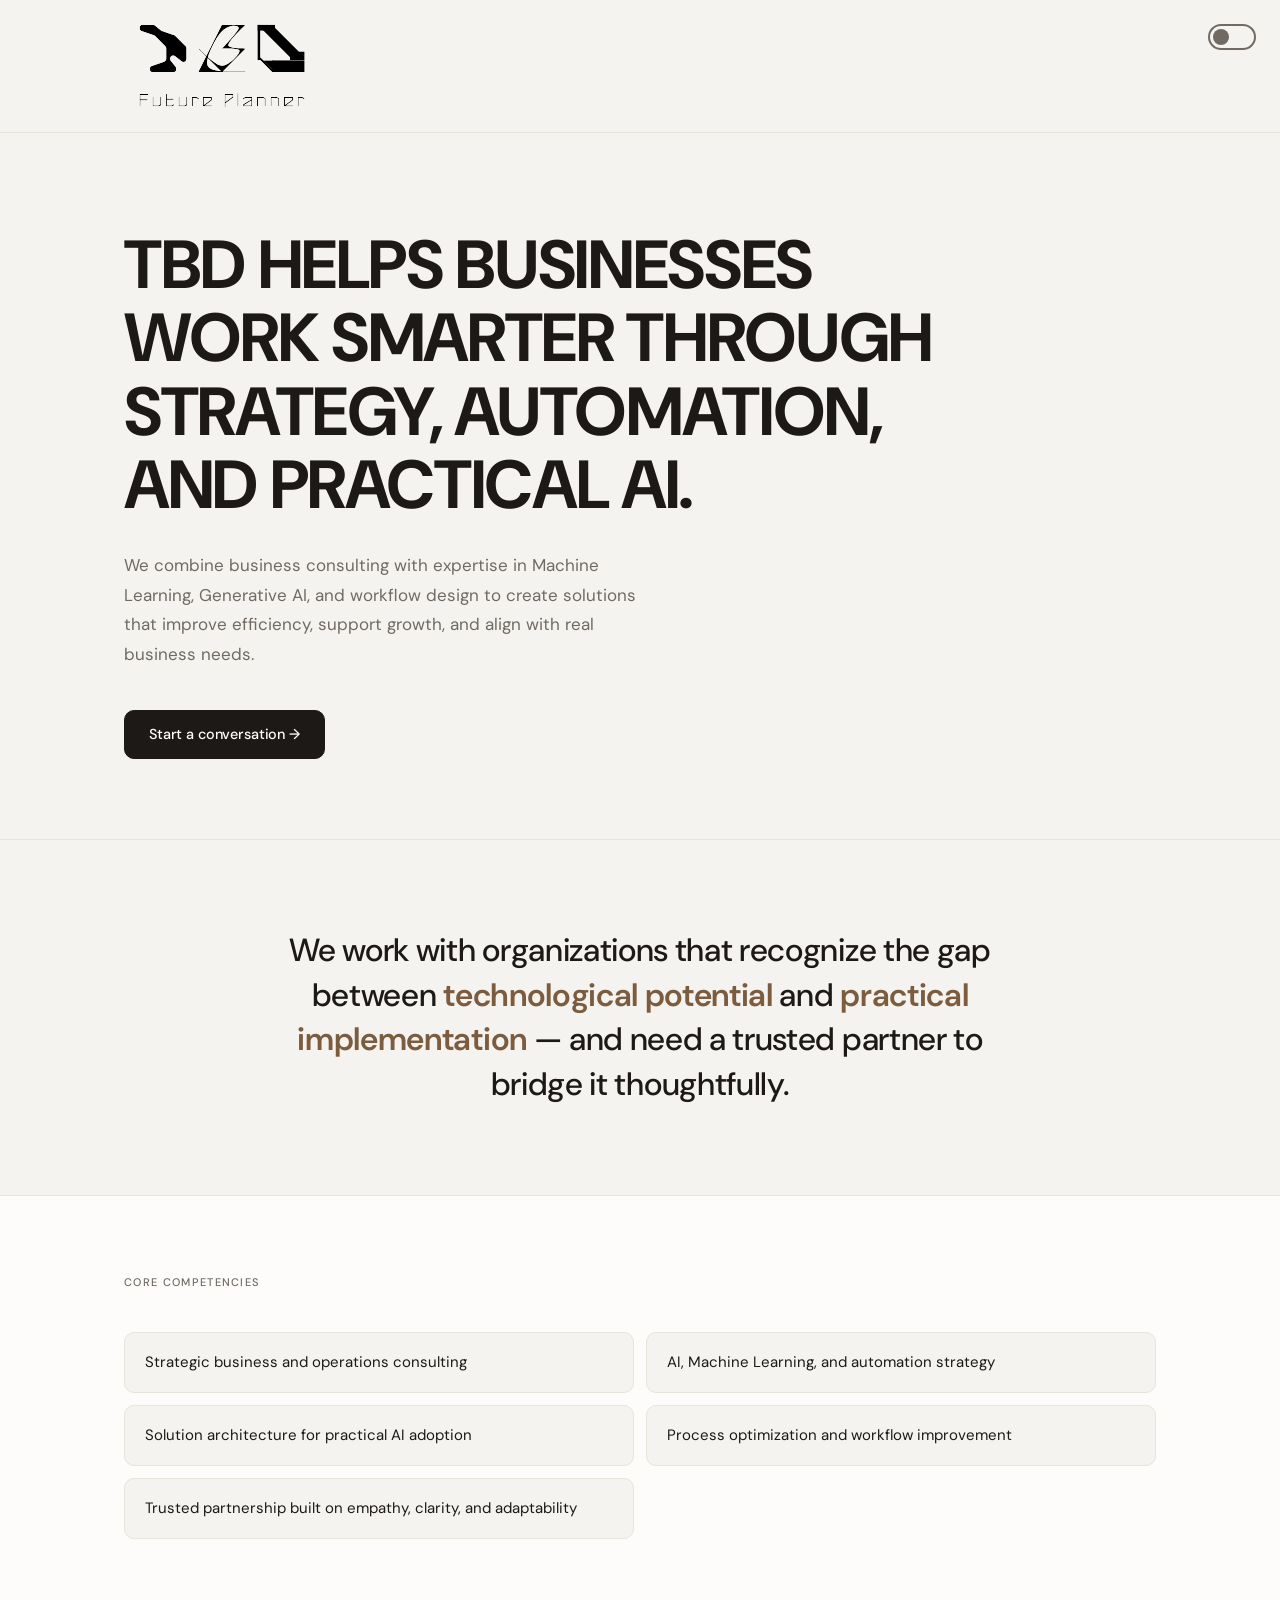
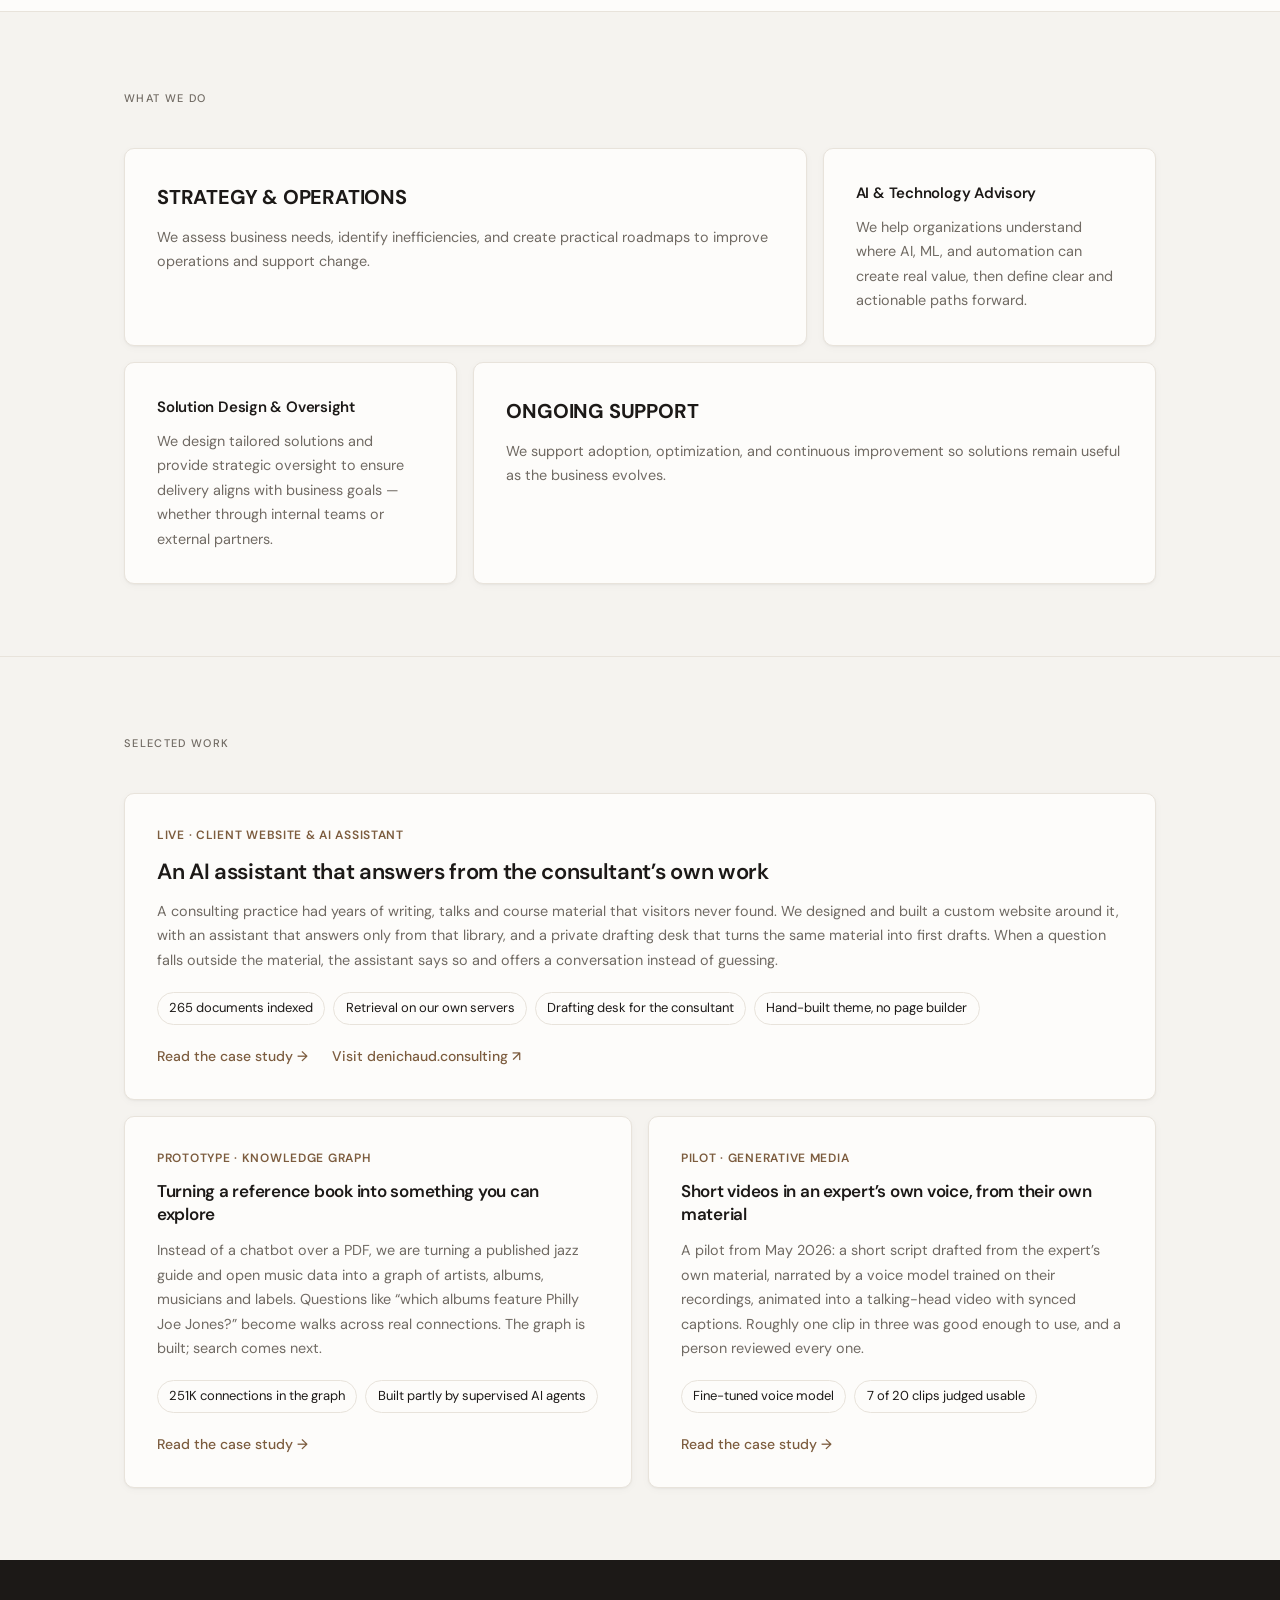
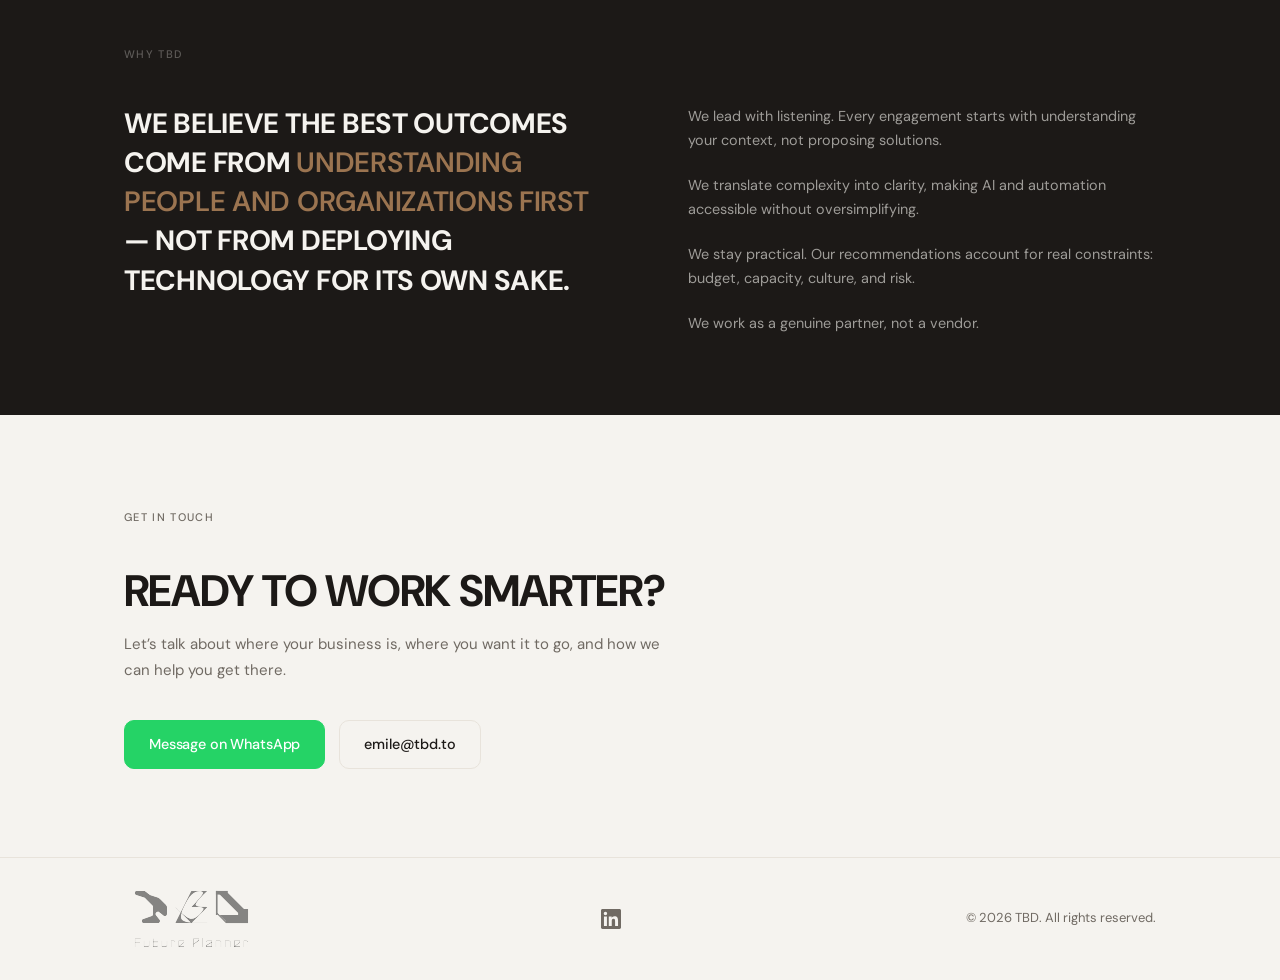
<file: index.html>
<!doctype html>
<html lang="en">
<head>
  <meta charset="utf-8">
  <title>TBD &#8212; Strategic Consulting</title>
  <meta name="viewport" content="width=device-width, initial-scale=1">
  <meta name="description" content="TBD helps businesses work smarter through strategy, automation, and practical AI.">
  <meta property="og:title" content="TBD &#8212; Strategic Consulting">
  <meta property="og:description" content="Strategy, automation, and practical AI for organizations that want to work smarter.">
  <meta property="og:type" content="website">
  <link rel="preconnect" href="https://fonts.googleapis.com">
  <link rel="preconnect" href="https://fonts.gstatic.com" crossorigin>
  <link href="https://fonts.googleapis.com/css2?family=DM+Sans:wght@300;400;500;700&display=swap" rel="stylesheet">
  <link rel="stylesheet" href="styles.css">
  <script>
    (function(){
      var stored = localStorage.getItem('theme');
      var preferred = window.matchMedia('(prefers-color-scheme: dark)').matches ? 'dark' : 'light';
      document.documentElement.setAttribute('data-theme', stored || preferred);
    })();
  </script>
</head>
<body>

  <nav aria-label="Site navigation">
    <div class="container">
      <div class="nav-inner">
        <a href="/" class="nav-logo" aria-label="TBD home">
          <img src="logo.svg" alt="TBD" class="nav-logo-img" width="243" height="122">
        </a>
      </div>
    </div>
  </nav>
  <button class="theme-toggle" id="theme-toggle" aria-label="Toggle dark mode"></button>

  <main>

    <!-- Hero -->
    <section class="hero" aria-labelledby="hero-heading">
      <div class="container">
<h1 id="hero-heading">
          TBD helps businesses work smarter through strategy, automation, and practical AI.
        </h1>
        <p class="hero-sub">
          We combine business consulting with expertise in Machine Learning, Generative AI,
          and workflow design to create solutions that improve efficiency, support growth,
          and align with real business needs.
        </p>
        <a href="#contact" class="btn btn-dark">Start a conversation &#8594;</a>
      </div>
    </section>

    <div class="section-rule" role="separator"></div>

    <!-- Positioning -->
    <section class="positioning" aria-label="About TBD">
      <div class="container">
        <p>
          We work with organizations that recognize the gap between
          <strong>technological potential</strong> and <strong>practical implementation</strong>
          &#8212; and need a trusted partner to bridge it thoughtfully.
        </p>
      </div>
    </section>

    <div class="section-rule" role="separator"></div>

    <!-- Core Competencies -->
    <section class="competencies" aria-labelledby="comp-heading">
      <div class="container">
        <p class="section-label" id="comp-heading">Core Competencies</p>
        <div class="comp-grid">
          <div class="comp-item">
<span>Strategic business and operations consulting</span>
          </div>
          <div class="comp-item">
<span>AI, Machine Learning, and automation strategy</span>
          </div>
          <div class="comp-item">
<span>Solution architecture for practical AI adoption</span>
          </div>
          <div class="comp-item">
<span>Process optimization and workflow improvement</span>
          </div>
          <div class="comp-item">
<span>Trusted partnership built on empathy, clarity, and adaptability</span>
          </div>
        </div>
      </div>
    </section>

    <div class="section-rule" role="separator"></div>

    <!-- Services -->
    <section class="services" aria-labelledby="services-heading">
      <div class="container">
        <p class="section-label" id="services-heading">What We Do</p>
        <div class="services-grid">
          <article class="service-card service-card--featured">
            <h3>Strategy &amp; Operations</h3>
            <p>We assess business needs, identify inefficiencies, and create practical roadmaps to improve operations and support change.</p>
          </article>
          <article class="service-card">
            <h3>AI &amp; Technology Advisory</h3>
            <p>We help organizations understand where AI, ML, and automation can create real value, then define clear and actionable paths forward.</p>
          </article>
          <article class="service-card">
            <h3>Solution Design &amp; Oversight</h3>
            <p>We design tailored solutions and provide strategic oversight to ensure delivery aligns with business goals &#8212; whether through internal teams or external partners.</p>
          </article>
          <article class="service-card service-card--featured">
            <h3>Ongoing Support</h3>
            <p>We support adoption, optimization, and continuous improvement so solutions remain useful as the business evolves.</p>
          </article>
        </div>
      </div>
    </section>

    <div class="section-rule" role="separator"></div>

    <!-- Selected Work -->
    <section class="work" aria-labelledby="work-heading">
      <div class="container">
        <p class="section-label" id="work-heading">Selected Work</p>
        <div class="work-grid">
          <article class="work-card work-card--featured">
            <p class="work-kind">Live &middot; Client website &amp; AI assistant</p>
            <h3>An AI assistant that answers from the consultant&#8217;s own work</h3>
            <p>A consulting practice had years of writing, talks and course material that visitors never found. We designed and built a custom website around it, with an assistant that answers only from that library, and a private drafting desk that turns the same material into first drafts. When a question falls outside the material, the assistant says so and offers a conversation instead of guessing.</p>
            <ul class="work-facts" aria-label="Key facts">
              <li>265 documents indexed</li>
              <li>Retrieval on our own servers</li>
              <li>Drafting desk for the consultant</li>
              <li>Hand-built theme, no page builder</li>
            </ul>
            <div class="work-links"><a class="work-link" href="/work/rag-assistant/">Read the case study &#8594;</a><a class="work-link" href="https://denichaud.consulting" target="_blank" rel="noopener">Visit denichaud.consulting &#8599;</a></div>
          </article>
          <article class="work-card">
            <p class="work-kind">Prototype &middot; Knowledge graph</p>
            <h3>Turning a reference book into something you can explore</h3>
            <p>Instead of a chatbot over a PDF, we are turning a published jazz guide and open music data into a graph of artists, albums, musicians and labels. Questions like &#8220;which albums feature Philly Joe Jones?&#8221; become walks across real connections. The graph is built; search comes next.</p>
            <ul class="work-facts" aria-label="Key facts">
              <li>251K connections in the graph</li>
              <li>Built partly by supervised AI agents</li>
            </ul>
            <div class="work-links"><a class="work-link" href="/work/jazz-atlas/">Read the case study &#8594;</a></div>
          </article>
          <article class="work-card">
            <p class="work-kind">Pilot &middot; Generative media</p>
            <h3>Short videos in an expert&#8217;s own voice, from their own material</h3>
            <p>A pilot from May 2026: a short script drafted from the expert&#8217;s own material, narrated by a voice model trained on their recordings, animated into a talking-head video with synced captions. Roughly one clip in three was good enough to use, and a person reviewed every one.</p>
            <ul class="work-facts" aria-label="Key facts">
              <li>Fine-tuned voice model</li>
              <li>7 of 20 clips judged usable</li>
            </ul>
            <div class="work-links"><a class="work-link" href="/work/voice-pipeline/">Read the case study &#8594;</a></div>
          </article>
        </div>
      </div>
    </section>

    <!-- Why TBD -->
    <section class="why" aria-labelledby="why-heading">
      <div class="container">
        <p class="section-label" id="why-heading">Why TBD</p>
        <div class="why-inner">
          <p class="why-lead">
            We believe the best outcomes come from
            <strong>understanding people and organizations first</strong> &#8212;
            not from deploying technology for its own sake.
          </p>
          <ul class="why-list" aria-label="Our principles">
            <li>We lead with listening. Every engagement starts with understanding your context, not proposing solutions.</li>
            <li>We translate complexity into clarity, making AI and automation accessible without oversimplifying.</li>
            <li>We stay practical. Our recommendations account for real constraints: budget, capacity, culture, and risk.</li>
            <li>We work as a genuine partner, not a vendor.</li>
          </ul>
        </div>
      </div>
    </section>

    <!-- Contact -->
    <section class="contact" id="contact" aria-labelledby="contact-heading">
      <div class="container">
        <div class="contact-inner">
          <p class="section-label" aria-hidden="true">Get in Touch</p>
          <h2 id="contact-heading">Ready to work smarter?</h2>
          <p class="contact-body">
            Let&#8217;s talk about where your business is, where you want it to go,
            and how we can help you get there.
          </p>
          <div class="contact-btns">
            <a href="https://wa.me/819054055632"
               class="btn btn-wa"
               target="_blank"
               rel="noopener noreferrer">
              Message on WhatsApp
            </a>
            <a href="mailto:emile@tbd.to" class="btn btn-outline">
              emile@tbd.to
            </a>
          </div>
        </div>
      </div>
    </section>

  </main>

  <footer>
    <div class="container">
      <div class="footer-inner">
        <img src="logo.svg" alt="TBD" class="footer-logo-img" width="176" height="88">
        <a href="https://www.linkedin.com/in/denichaud/" class="footer-linkedin" target="_blank" rel="noopener noreferrer" aria-label="LinkedIn"><svg xmlns="http://www.w3.org/2000/svg" width="20" height="20" viewBox="0 0 24 24" fill="currentColor"><path d="M20.447 20.452h-3.554v-5.569c0-1.328-.027-3.037-1.852-3.037-1.853 0-2.136 1.445-2.136 2.939v5.667H9.351V9h3.414v1.561h.046c.477-.9 1.637-1.85 3.37-1.85 3.601 0 4.267 2.37 4.267 5.455v6.286zM5.337 7.433a2.062 2.062 0 01-2.063-2.065 2.064 2.064 0 112.063 2.065zm1.782 13.019H3.555V9h3.564v11.452zM22.225 0H1.771C.792 0 0 .774 0 1.729v20.542C0 23.227.792 24 1.771 24h20.451C23.2 24 24 23.227 24 22.271V1.729C24 .774 23.2 0 22.222 0h.003z"/></svg></a>
        <span class="footer-copy">&#169; 2026 TBD. All rights reserved.</span>
      </div>
    </div>
  </footer>

  <script>
    function applyTheme(theme) {
      document.documentElement.setAttribute('data-theme', theme);
      var isDark = theme === 'dark';
      document.querySelectorAll('.nav-logo-img, .footer-logo-img').forEach(function(img) {
        img.src = isDark ? 'logo-light.svg' : 'logo.svg';
      });
    }
    document.getElementById('theme-toggle').addEventListener('click', function(){
      var next = document.documentElement.getAttribute('data-theme') === 'dark' ? 'light' : 'dark';
      applyTheme(next);
      localStorage.setItem('theme', next);
    });
    applyTheme(document.documentElement.getAttribute('data-theme'));
  </script>
</body>
</html>
</file>
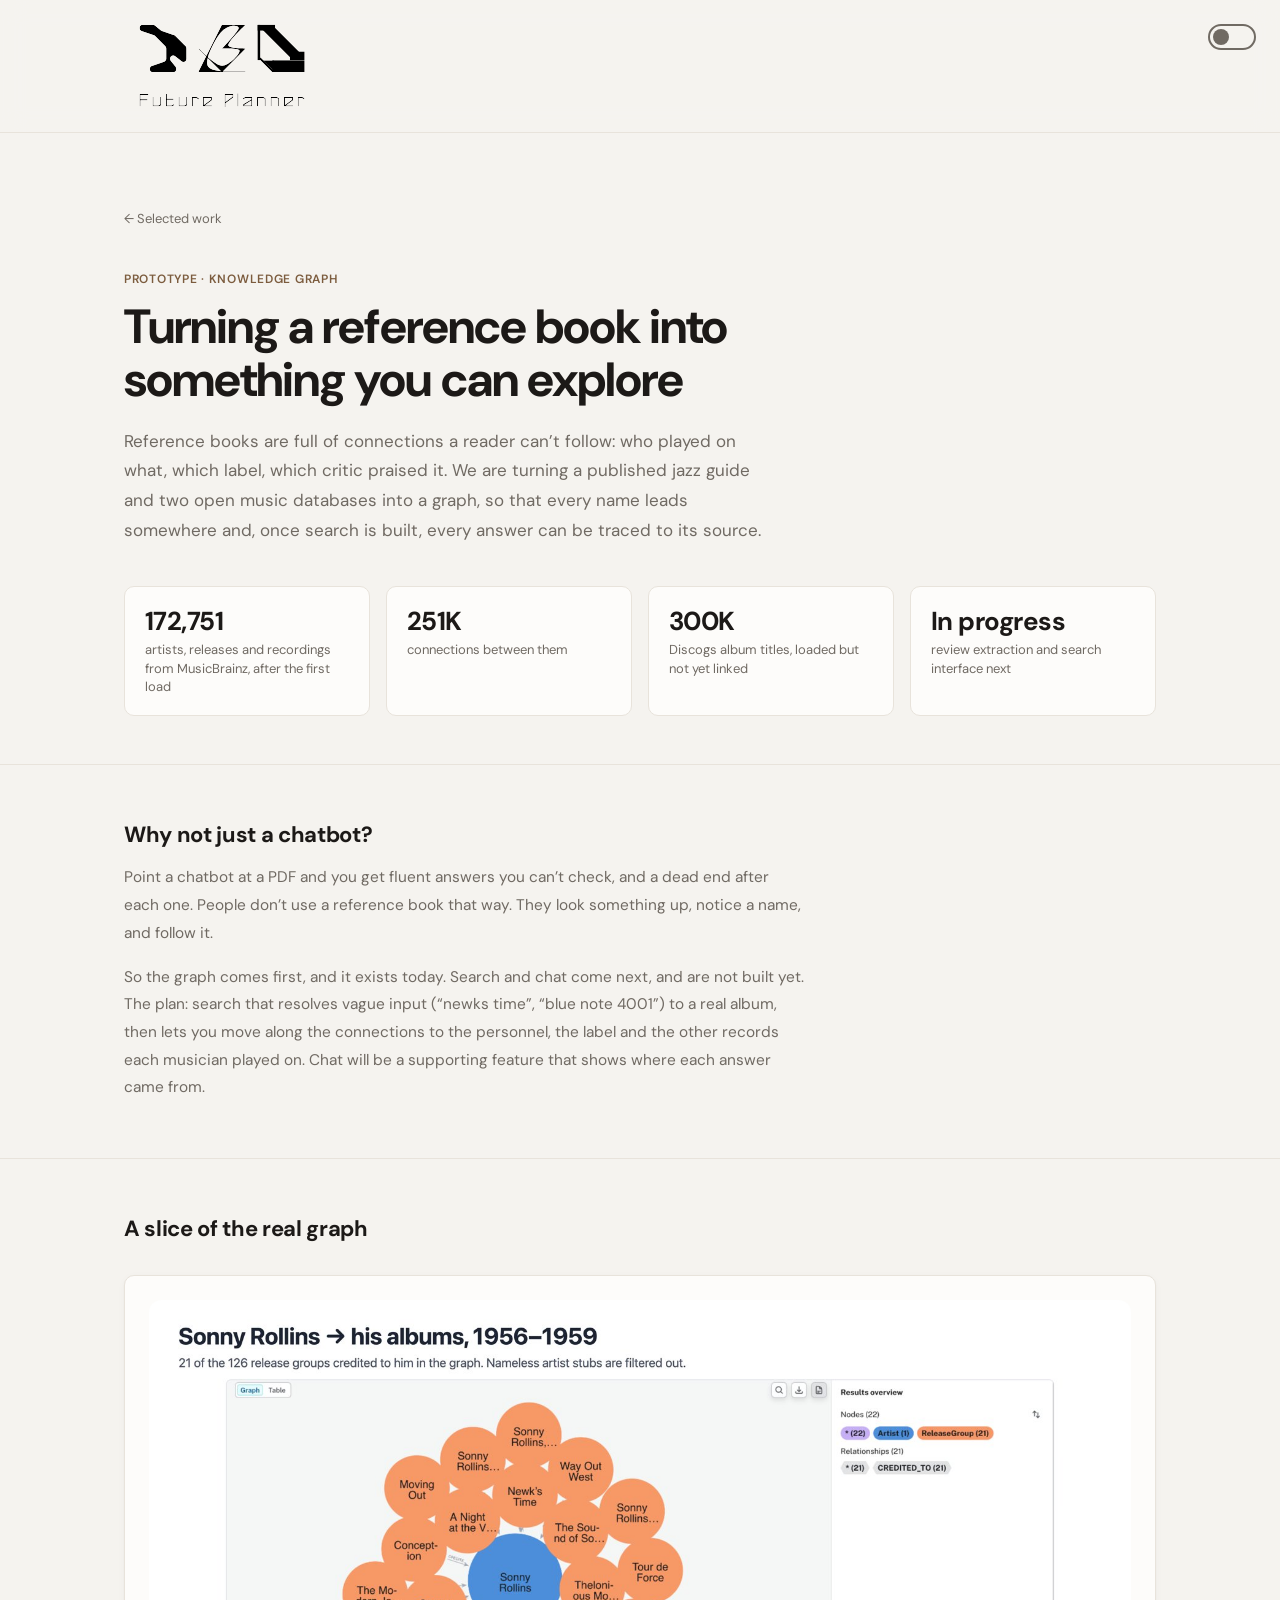
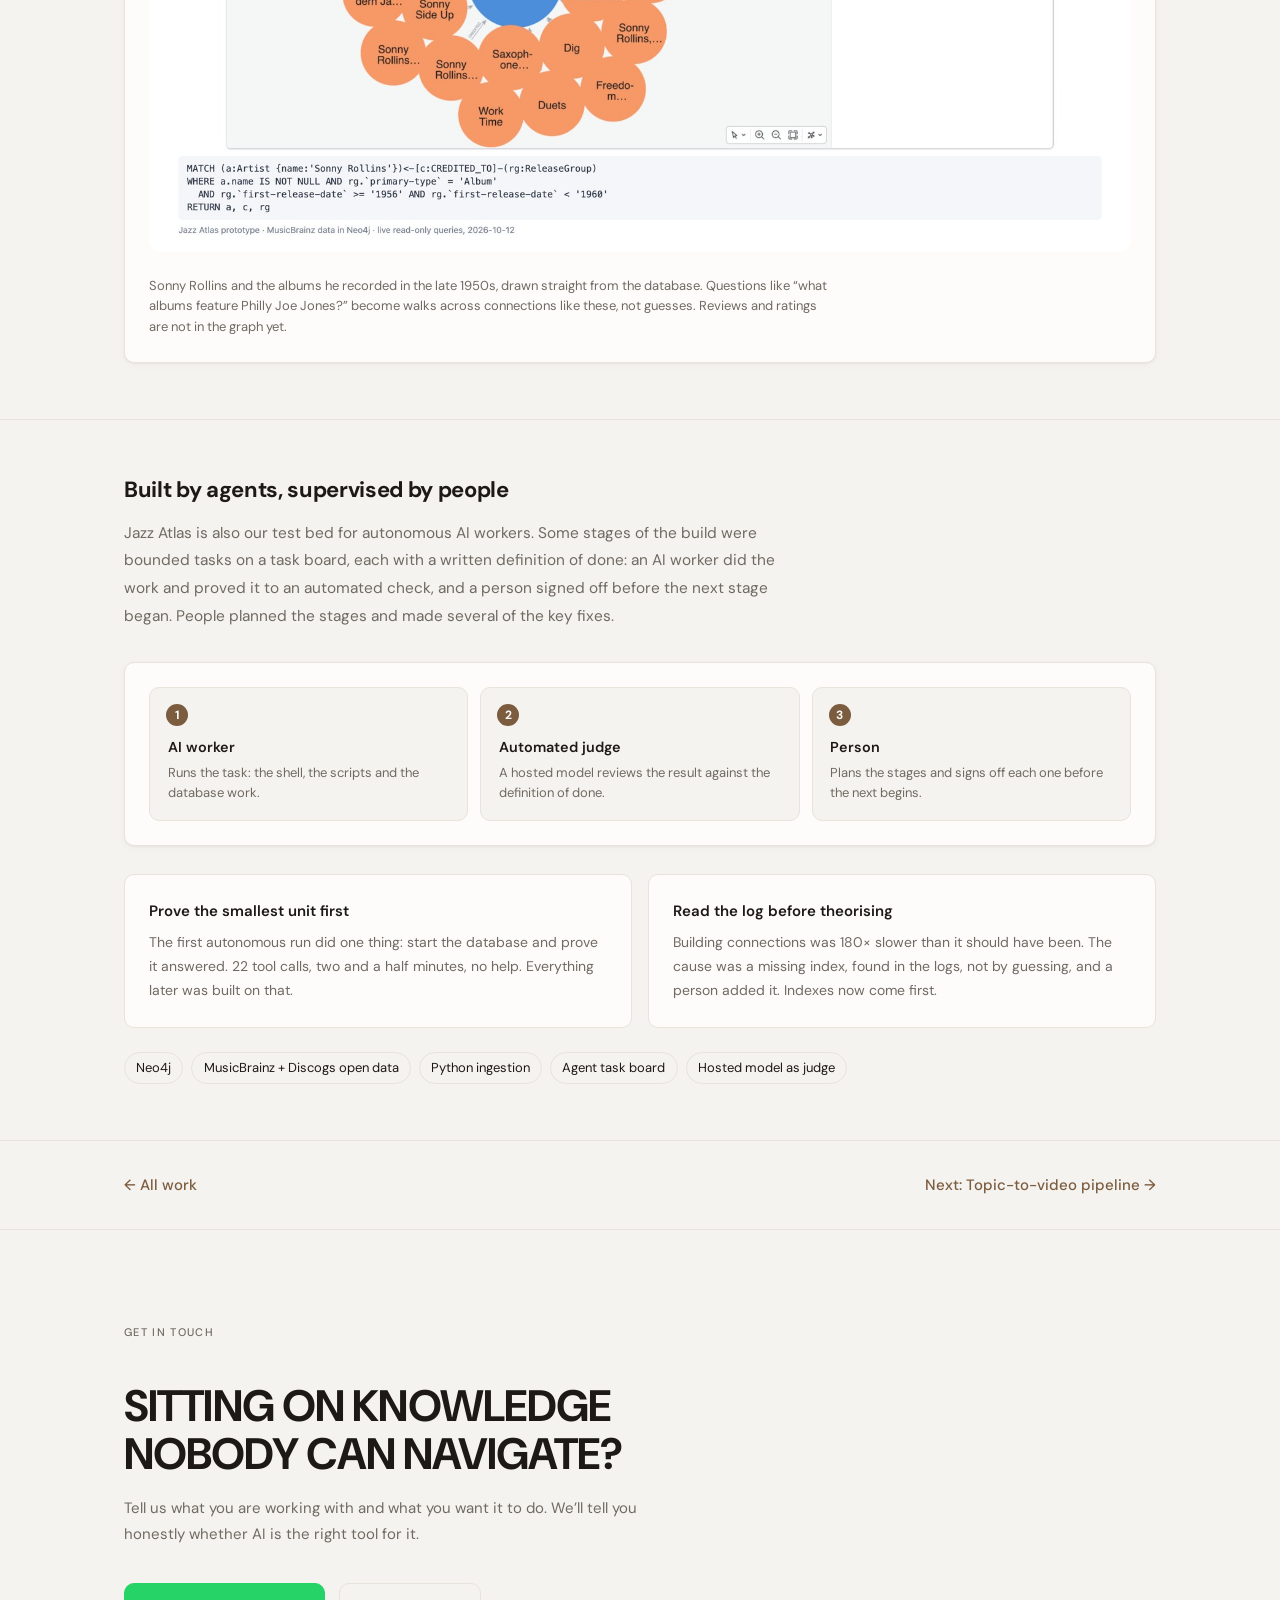
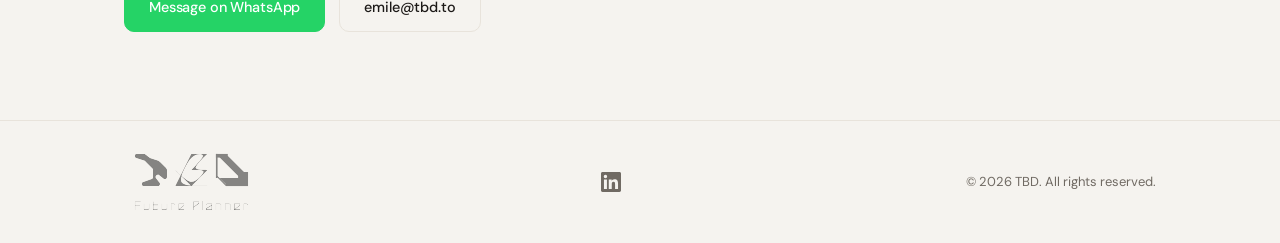
<file: work/jazz-atlas/index.html>
<!doctype html>
<html lang="en">
<head>
  <meta charset="utf-8">
  <title>Jazz Atlas &#8212; TBD</title>
  <meta name="viewport" content="width=device-width, initial-scale=1">
  <meta name="description" content="A prototype knowledge graph of jazz artists, albums and labels from open music data, built partly by supervised AI agents.">
  <meta property="og:title" content="Jazz Atlas &#8212; TBD">
  <meta property="og:description" content="A prototype knowledge graph of jazz artists, albums and labels from open music data, built partly by supervised AI agents.">
  <meta property="og:type" content="article">
  <link rel="preconnect" href="https://fonts.googleapis.com">
  <link rel="preconnect" href="https://fonts.gstatic.com" crossorigin>
  <link href="https://fonts.googleapis.com/css2?family=DM+Sans:wght@300;400;500;700&display=swap" rel="stylesheet">
  <link rel="stylesheet" href="/styles.css">
  <script>
    (function(){
      var stored = localStorage.getItem('theme');
      var preferred = window.matchMedia('(prefers-color-scheme: dark)').matches ? 'dark' : 'light';
      document.documentElement.setAttribute('data-theme', stored || preferred);
    })();
  </script>
</head>
<body>

  <nav aria-label="Site navigation">
    <div class="container">
      <div class="nav-inner">
        <a href="/" class="nav-logo" aria-label="TBD home">
          <img src="/logo.svg" alt="TBD" class="nav-logo-img" width="243" height="122">
        </a>
      </div>
    </div>
  </nav>
  <button class="theme-toggle" id="theme-toggle" aria-label="Toggle dark mode"></button>

  <main>

    <header class="case-head">
      <div class="container">
        <a class="case-back" href="/#work-heading">&#8592; Selected work</a>
        <p class="work-kind">Prototype &middot; Knowledge graph</p>
        <h1>Turning a reference book into something you can explore</h1>
        <p class="case-lede">Reference books are full of connections a reader can&#8217;t follow: who played on what, which label, which critic praised it. We are turning a published jazz guide and two open music databases into a graph, so that every name leads somewhere and, once search is built, every answer can be traced to its source.</p>
        <div class="case-stats">
          <div class="case-stat"><b>172,751</b><span>artists, releases and recordings from MusicBrainz, after the first load</span></div>
          <div class="case-stat"><b>251K</b><span>connections between them</span></div>
          <div class="case-stat"><b>300K</b><span>Discogs album titles, loaded but not yet linked</span></div>
          <div class="case-stat"><b>In progress</b><span>review extraction and search interface next</span></div>
        </div>
      </div>
    </header>

    <div class="section-rule" role="separator"></div>

    <section class="case-section">
      <div class="container">
        <h2>Why not just a chatbot?</h2>
        <div class="case-prose">
          <p>Point a chatbot at a PDF and you get fluent answers you can&#8217;t check, and a dead end after each one. People don&#8217;t use a reference book that way. They look something up, notice a name, and follow it.</p>
          <p>So the graph comes first, and it exists today. Search and chat come next, and are not built yet. The plan: search that resolves vague input (&#8220;newks time&#8221;, &#8220;blue note 4001&#8221;) to a real album, then lets you move along the connections to the personnel, the label and the other records each musician played on. Chat will be a supporting feature that shows where each answer came from.</p>
        </div>
      </div>
    </section>

    <div class="section-rule" role="separator"></div>

    <section class="case-section">
      <div class="container">
        <h2>A slice of the real graph</h2>
        <figure class="case-figure">
          <img src="/work/jazz-atlas/rollins-albums.jpg" alt="Neo4j view of Sonny Rollins connected to the albums he recorded in the late 1950s" width="1600" height="900" loading="lazy" style="width:100%;height:auto;border-radius:12px">
          <figcaption>Sonny Rollins and the albums he recorded in the late 1950s, drawn straight from the database. Questions like &#8220;what albums feature Philly Joe Jones?&#8221; become walks across connections like these, not guesses. Reviews and ratings are not in the graph yet.</figcaption>
        </figure>
      </div>
    </section>

    <div class="section-rule" role="separator"></div>

    <section class="case-section">
      <div class="container">
        <h2>Built by agents, supervised by people</h2>
        <div class="case-prose">
          <p>Jazz Atlas is also our test bed for autonomous AI workers. Some stages of the build were bounded tasks on a task board, each with a written definition of done: an AI worker did the work and proved it to an automated check, and a person signed off before the next stage began. People planned the stages and made several of the key fixes.</p>
        </div>
        <figure class="case-figure">
          <ol class="flow flow--3" aria-label="Who does what">
            <li><b>AI worker</b><span>Runs the task: the shell, the scripts and the database work.</span></li>
            <li><b>Automated judge</b><span>A hosted model reviews the result against the definition of done.</span></li>
            <li><b>Person</b><span>Plans the stages and signs off each one before the next begins.</span></li>
          </ol>
        </figure>
        <ul class="case-points">
          <li><h3>Prove the smallest unit first</h3><p>The first autonomous run did one thing: start the database and prove it answered. 22 tool calls, two and a half minutes, no help. Everything later was built on that.</p></li>
          <li><h3>Read the log before theorising</h3><p>Building connections was 180&#215; slower than it should have been. The cause was a missing index, found in the logs, not by guessing, and a person added it. Indexes now come first.</p></li>
        </ul>
        <ul class="work-facts case-stack" aria-label="Stack"><li>Neo4j</li><li>MusicBrainz + Discogs open data</li><li>Python ingestion</li><li>Agent task board</li><li>Hosted model as judge</li></ul>
      </div>
    </section>

    <div class="section-rule" role="separator"></div>

    <div class="container">
      <div class="case-next">
        <a href="/#work-heading">&#8592; All work</a>
        <a href="/work/voice-pipeline/">Next: Topic-to-video pipeline &#8594;</a>
      </div>
    </div>

    <div class="section-rule" role="separator"></div>

    <section class="contact" aria-labelledby="contact-heading">
      <div class="container">
        <div class="contact-inner">
          <p class="section-label" aria-hidden="true">Get in Touch</p>
          <h2 id="contact-heading">Sitting on knowledge nobody can navigate?</h2>
          <p class="contact-body">
            Tell us what you are working with and what you want it to do.
            We&#8217;ll tell you honestly whether AI is the right tool for it.
          </p>
          <div class="contact-btns">
            <a href="https://wa.me/819054055632"
               class="btn btn-wa"
               target="_blank"
               rel="noopener noreferrer">
              Message on WhatsApp
            </a>
            <a href="mailto:emile@tbd.to" class="btn btn-outline">
              emile@tbd.to
            </a>
          </div>
        </div>
      </div>
    </section>

  </main>

  <footer>
    <div class="container">
      <div class="footer-inner">
        <img src="/logo.svg" alt="TBD" class="footer-logo-img" width="176" height="88">
        <a href="https://www.linkedin.com/in/denichaud/" class="footer-linkedin" target="_blank" rel="noopener noreferrer" aria-label="LinkedIn"><svg xmlns="http://www.w3.org/2000/svg" width="20" height="20" viewBox="0 0 24 24" fill="currentColor"><path d="M20.447 20.452h-3.554v-5.569c0-1.328-.027-3.037-1.852-3.037-1.853 0-2.136 1.445-2.136 2.939v5.667H9.351V9h3.414v1.561h.046c.477-.9 1.637-1.85 3.37-1.85 3.601 0 4.267 2.37 4.267 5.455v6.286zM5.337 7.433a2.062 2.062 0 01-2.063-2.065 2.064 2.064 0 112.063 2.065zm1.782 13.019H3.555V9h3.564v11.452zM22.225 0H1.771C.792 0 0 .774 0 1.729v20.542C0 23.227.792 24 1.771 24h20.451C23.2 24 24 23.227 24 22.271V1.729C24 .774 23.2 0 22.222 0h.003z"/></svg></a>
        <span class="footer-copy">&#169; 2026 TBD. All rights reserved.</span>
      </div>
    </div>
  </footer>

  <script>
    function applyTheme(theme) {
      document.documentElement.setAttribute('data-theme', theme);
      var isDark = theme === 'dark';
      document.querySelectorAll('.nav-logo-img, .footer-logo-img').forEach(function(img) {
        img.src = isDark ? '/logo-light.svg' : '/logo.svg';
      });
    }
    document.getElementById('theme-toggle').addEventListener('click', function(){
      var next = document.documentElement.getAttribute('data-theme') === 'dark' ? 'light' : 'dark';
      applyTheme(next);
      localStorage.setItem('theme', next);
    });
    applyTheme(document.documentElement.getAttribute('data-theme'));
  </script>
</body>
</html>
</file>
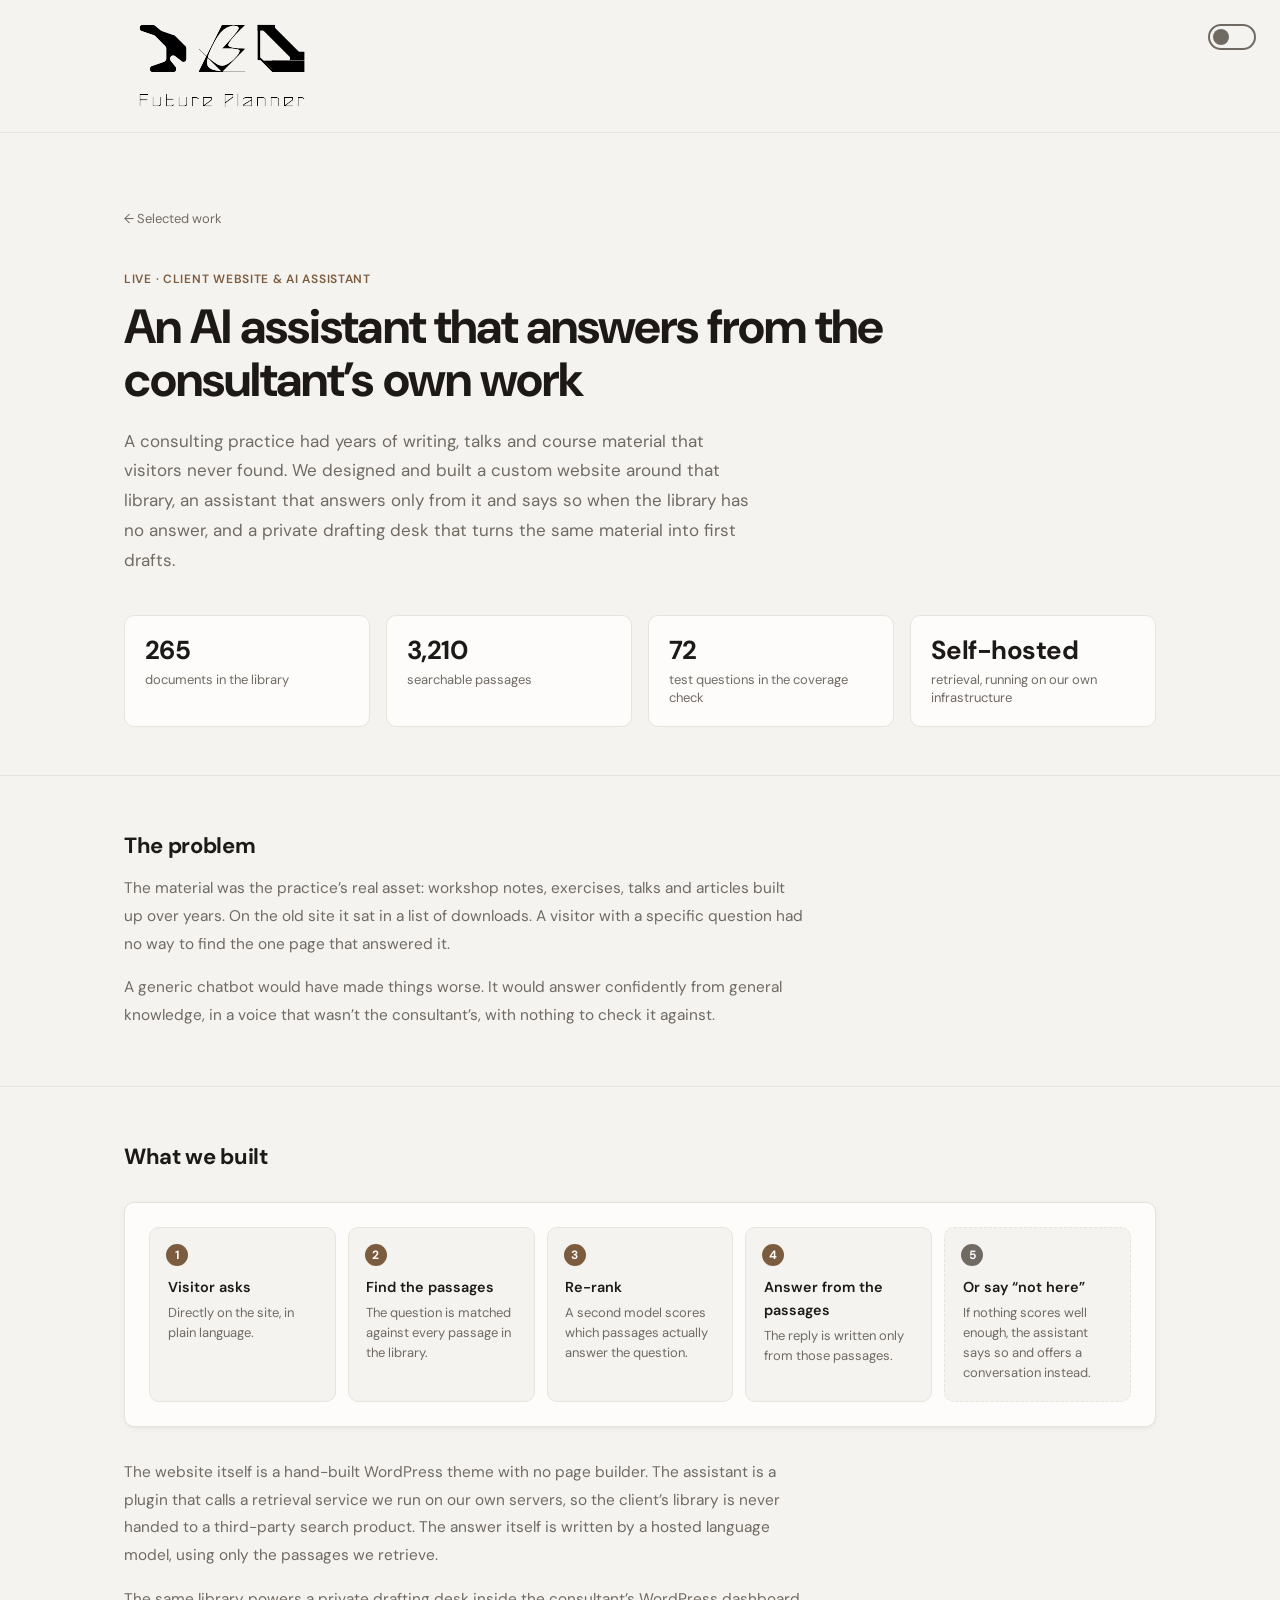
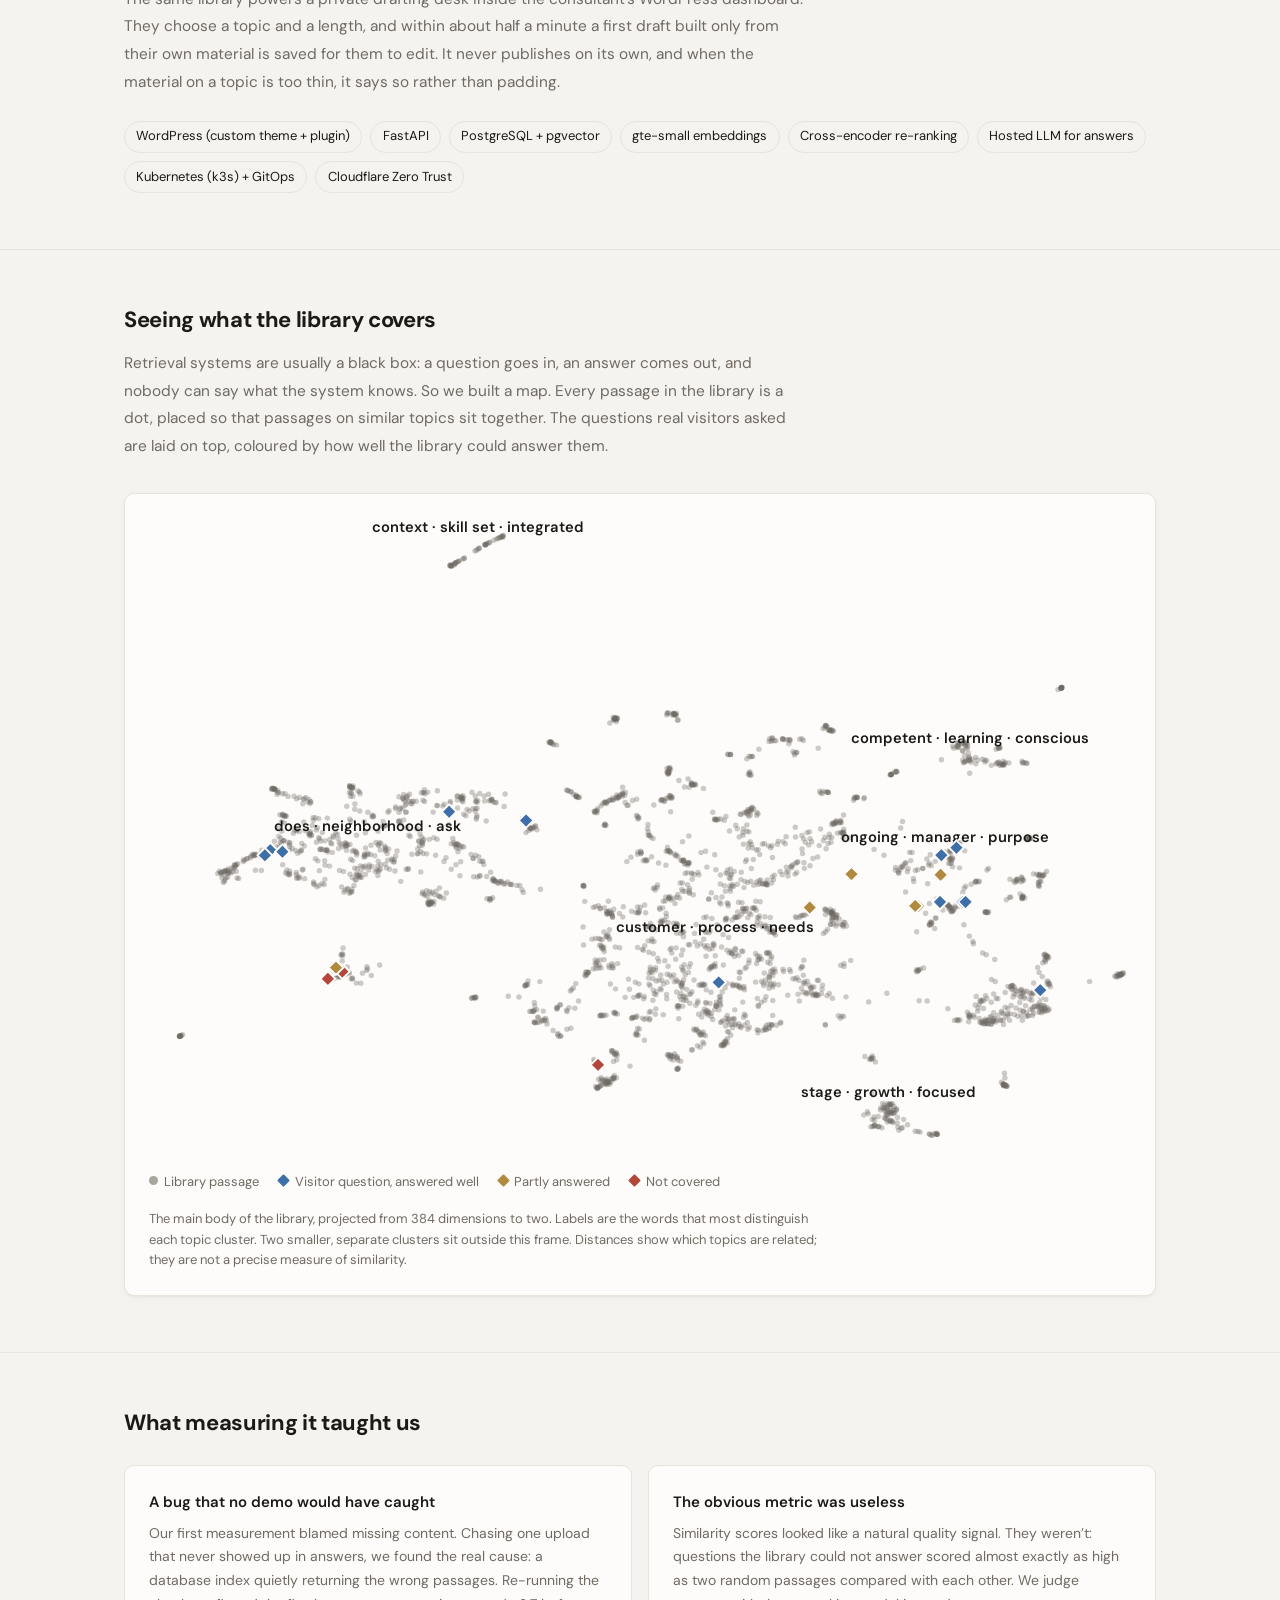
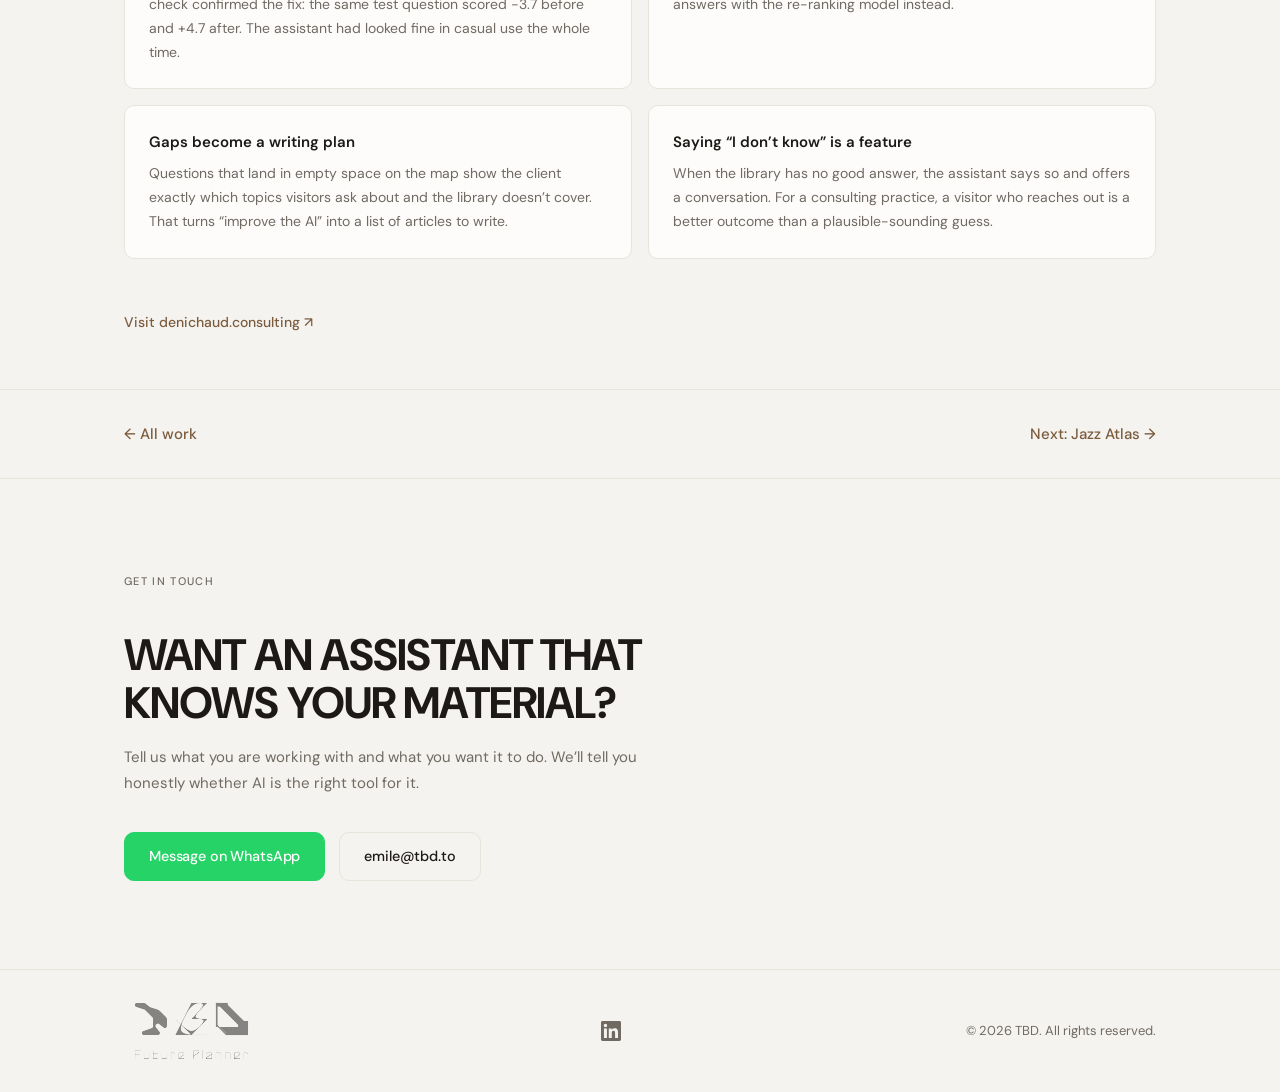
<file: work/rag-assistant/index.html>
<!doctype html>
<html lang="en">
<head>
  <meta charset="utf-8">
  <title>AI assistant for a consulting library &#8212; TBD</title>
  <meta name="viewport" content="width=device-width, initial-scale=1">
  <meta name="description" content="A custom website and AI assistant that answers only from a consultant&#8217;s own library, with retrieval on our own servers.">
  <meta property="og:title" content="AI assistant for a consulting library &#8212; TBD">
  <meta property="og:description" content="A custom website and AI assistant that answers only from a consultant&#8217;s own library, with retrieval on our own servers.">
  <meta property="og:type" content="article">
  <link rel="preconnect" href="https://fonts.googleapis.com">
  <link rel="preconnect" href="https://fonts.gstatic.com" crossorigin>
  <link href="https://fonts.googleapis.com/css2?family=DM+Sans:wght@300;400;500;700&display=swap" rel="stylesheet">
  <link rel="stylesheet" href="/styles.css">
  <script>
    (function(){
      var stored = localStorage.getItem('theme');
      var preferred = window.matchMedia('(prefers-color-scheme: dark)').matches ? 'dark' : 'light';
      document.documentElement.setAttribute('data-theme', stored || preferred);
    })();
  </script>
</head>
<body>

  <nav aria-label="Site navigation">
    <div class="container">
      <div class="nav-inner">
        <a href="/" class="nav-logo" aria-label="TBD home">
          <img src="/logo.svg" alt="TBD" class="nav-logo-img" width="243" height="122">
        </a>
      </div>
    </div>
  </nav>
  <button class="theme-toggle" id="theme-toggle" aria-label="Toggle dark mode"></button>

  <main>

    <header class="case-head">
      <div class="container">
        <a class="case-back" href="/#work-heading">&#8592; Selected work</a>
        <p class="work-kind">Live &middot; Client website &amp; AI assistant</p>
        <h1>An AI assistant that answers from the consultant&#8217;s own work</h1>
        <p class="case-lede">A consulting practice had years of writing, talks and course material that visitors never found. We designed and built a custom website around that library, an assistant that answers only from it and says so when the library has no answer, and a private drafting desk that turns the same material into first drafts.</p>
        <div class="case-stats">
          <div class="case-stat"><b>265</b><span>documents in the library</span></div>
          <div class="case-stat"><b>3,210</b><span>searchable passages</span></div>
          <div class="case-stat"><b>72</b><span>test questions in the coverage check</span></div>
          <div class="case-stat"><b>Self-hosted</b><span>retrieval, running on our own infrastructure</span></div>
        </div>
      </div>
    </header>

    <div class="section-rule" role="separator"></div>

    <section class="case-section">
      <div class="container">
        <h2>The problem</h2>
        <div class="case-prose">
          <p>The material was the practice&#8217;s real asset: workshop notes, exercises, talks and articles built up over years. On the old site it sat in a list of downloads. A visitor with a specific question had no way to find the one page that answered it.</p>
          <p>A generic chatbot would have made things worse. It would answer confidently from general knowledge, in a voice that wasn&#8217;t the consultant&#8217;s, with nothing to check it against.</p>
        </div>
      </div>
    </section>

    <div class="section-rule" role="separator"></div>

    <section class="case-section">
      <div class="container">
        <h2>What we built</h2>
        <figure class="case-figure">
          <ol class="flow flow--5" aria-label="How a question is answered">
            <li><b>Visitor asks</b><span>Directly on the site, in plain language.</span></li>
            <li><b>Find the passages</b><span>The question is matched against every passage in the library.</span></li>
            <li><b>Re-rank</b><span>A second model scores which passages actually answer the question.</span></li>
            <li><b>Answer from the passages</b><span>The reply is written only from those passages.</span></li>
            <li class="flow-alt"><b>Or say &#8220;not here&#8221;</b><span>If nothing scores well enough, the assistant says so and offers a conversation instead.</span></li>
          </ol>
        </figure>
        <div class="case-prose" style="margin-top:2rem">
          <p>The website itself is a hand-built WordPress theme with no page builder. The assistant is a plugin that calls a retrieval service we run on our own servers, so the client&#8217;s library is never handed to a third-party search product. The answer itself is written by a hosted language model, using only the passages we retrieve.</p>
          <p>The same library powers a private drafting desk inside the consultant&#8217;s WordPress dashboard. They choose a topic and a length, and within about half a minute a first draft built only from their own material is saved for them to edit. It never publishes on its own, and when the material on a topic is too thin, it says so rather than padding.</p>
        </div>
        <ul class="work-facts case-stack" aria-label="Stack"><li>WordPress (custom theme + plugin)</li><li>FastAPI</li><li>PostgreSQL + pgvector</li><li>gte-small embeddings</li><li>Cross-encoder re-ranking</li><li>Hosted LLM for answers</li><li>Kubernetes (k3s) + GitOps</li><li>Cloudflare Zero Trust</li></ul>
      </div>
    </section>

    <div class="section-rule" role="separator"></div>

    <section class="case-section">
      <div class="container">
        <h2>Seeing what the library covers</h2>
        <div class="case-prose">
          <p>Retrieval systems are usually a black box: a question goes in, an answer comes out, and nobody can say what the system knows. So we built a map. Every passage in the library is a dot, placed so that passages on similar topics sit together. The questions real visitors asked are laid on top, coloured by how well the library could answer them.</p>
        </div>
        <figure class="case-figure">
          <svg class="lv-map" viewBox="0 0 800 520" role="img" aria-labelledby="lv-title lv-desc">
<title id="lv-title">Corpus map</title>
<desc id="lv-desc">Each dot is one passage from the knowledge library, placed so that passages on similar topics sit together. Diamonds are questions real visitors asked: blue ones were answered well, red ones fell in a gap.</desc>
<g class="lv-dots">
<circle cx="222.4" cy="264.0" r="2.2"/>
<circle cx="224.5" cy="230.9" r="2.2"/>
<circle cx="215.2" cy="230.7" r="2.2"/>
<circle cx="195.6" cy="238.5" r="2.2"/>
<circle cx="120.1" cy="255.0" r="2.2"/>
<circle cx="164.4" cy="247.0" r="2.2"/>
<circle cx="139.9" cy="269.5" r="2.2"/>
<circle cx="149.3" cy="272.4" r="2.2"/>
<circle cx="103.7" cy="267.7" r="2.2"/>
<circle cx="114.8" cy="264.5" r="2.2"/>
<circle cx="109.9" cy="262.6" r="2.2"/>
<circle cx="412.5" cy="404.3" r="2.2"/>
<circle cx="429.1" cy="359.5" r="2.2"/>
<circle cx="446.7" cy="348.6" r="2.2"/>
<circle cx="477.9" cy="351.5" r="2.2"/>
<circle cx="476.0" cy="380.5" r="2.2"/>
<circle cx="432.4" cy="389.8" r="2.2"/>
<circle cx="403.5" cy="389.8" r="2.2"/>
<circle cx="340.2" cy="401.0" r="2.2"/>
<circle cx="682.7" cy="286.8" r="2.2"/>
<circle cx="123.0" cy="271.9" r="2.2"/>
<circle cx="95.1" cy="272.3" r="2.2"/>
<circle cx="158.2" cy="368.6" r="2.2"/>
<circle cx="156.2" cy="370.8" r="2.2"/>
<circle cx="157.0" cy="371.6" r="2.2"/>
<circle cx="234.7" cy="261.7" r="2.2"/>
<circle cx="266.1" cy="274.8" r="2.2"/>
<circle cx="251.7" cy="271.8" r="2.2"/>
<circle cx="220.7" cy="257.2" r="2.2"/>
<circle cx="90.9" cy="275.5" r="2.2"/>
<circle cx="67.2" cy="285.1" r="2.2"/>
<circle cx="157.3" cy="370.2" r="2.2"/>
<circle cx="157.6" cy="371.4" r="2.2"/>
<circle cx="86.1" cy="275.2" r="2.2"/>
<circle cx="156.4" cy="370.8" r="2.2"/>
<circle cx="85.9" cy="274.6" r="2.2"/>
<circle cx="84.5" cy="275.0" r="2.2"/>
<circle cx="154.8" cy="370.3" r="2.2"/>
<circle cx="86.7" cy="274.6" r="2.2"/>
<circle cx="69.7" cy="282.5" r="2.2"/>
<circle cx="70.8" cy="282.8" r="2.2"/>
<circle cx="153.9" cy="367.2" r="2.2"/>
<circle cx="156.0" cy="370.3" r="2.2"/>
<circle cx="82.7" cy="276.7" r="2.2"/>
<circle cx="153.9" cy="369.8" r="2.2"/>
<circle cx="154.0" cy="370.7" r="2.2"/>
<circle cx="154.3" cy="371.5" r="2.2"/>
<circle cx="80.0" cy="277.3" r="2.2"/>
<circle cx="78.0" cy="278.6" r="2.2"/>
<circle cx="70.5" cy="283.7" r="2.2"/>
<circle cx="69.0" cy="285.5" r="2.2"/>
<circle cx="91.5" cy="287.2" r="2.2"/>
<circle cx="150.5" cy="369.0" r="2.2"/>
<circle cx="82.9" cy="275.5" r="2.2"/>
<circle cx="63.9" cy="287.1" r="2.2"/>
<circle cx="157.0" cy="370.2" r="2.2"/>
<circle cx="85.8" cy="274.4" r="2.2"/>
<circle cx="62.2" cy="287.1" r="2.2"/>
<circle cx="91.8" cy="270.7" r="2.2"/>
<circle cx="84.6" cy="273.6" r="2.2"/>
<circle cx="72.3" cy="281.7" r="2.2"/>
<circle cx="69.3" cy="284.8" r="2.2"/>
<circle cx="154.9" cy="371.3" r="2.2"/>
<circle cx="87.4" cy="273.8" r="2.2"/>
<circle cx="76.9" cy="279.8" r="2.2"/>
<circle cx="153.8" cy="372.1" r="2.2"/>
<circle cx="92.8" cy="276.4" r="2.2"/>
<circle cx="157.3" cy="372.7" r="2.2"/>
<circle cx="79.9" cy="277.6" r="2.2"/>
<circle cx="64.6" cy="285.9" r="2.2"/>
<circle cx="65.5" cy="288.6" r="2.2"/>
<circle cx="155.3" cy="370.9" r="2.2"/>
<circle cx="153.6" cy="372.9" r="2.2"/>
<circle cx="153.1" cy="374.2" r="2.2"/>
<circle cx="667.5" cy="405.8" r="2.2"/>
<circle cx="668.6" cy="406.4" r="2.2"/>
<circle cx="222.3" cy="264.5" r="2.2"/>
<circle cx="205.1" cy="236.0" r="2.2"/>
<circle cx="233.5" cy="274.7" r="2.2"/>
<circle cx="281.7" cy="295.6" r="2.2"/>
<circle cx="299.7" cy="299.3" r="2.2"/>
<circle cx="268.7" cy="276.0" r="2.2"/>
<circle cx="250.7" cy="268.8" r="2.2"/>
<circle cx="281.6" cy="295.3" r="2.2"/>
<circle cx="294.4" cy="298.5" r="2.2"/>
<circle cx="277.7" cy="311.7" r="2.2"/>
<circle cx="219.8" cy="263.2" r="2.2"/>
<circle cx="225.0" cy="224.7" r="2.2"/>
<circle cx="207.2" cy="229.4" r="2.2"/>
<circle cx="207.1" cy="228.3" r="2.2"/>
<circle cx="222.6" cy="266.6" r="2.2"/>
<circle cx="187.2" cy="266.8" r="2.2"/>
<circle cx="193.1" cy="270.8" r="2.2"/>
<circle cx="195.2" cy="269.6" r="2.2"/>
<circle cx="175.4" cy="275.5" r="2.2"/>
<circle cx="167.0" cy="270.7" r="2.2"/>
<circle cx="199.7" cy="278.3" r="2.2"/>
<circle cx="199.9" cy="280.1" r="2.2"/>
<circle cx="171.7" cy="293.0" r="2.2"/>
<circle cx="242.2" cy="305.5" r="2.2"/>
<circle cx="229.6" cy="313.4" r="2.2"/>
<circle cx="222.6" cy="306.2" r="2.2"/>
<circle cx="229.3" cy="306.2" r="2.2"/>
<circle cx="230.6" cy="313.3" r="2.2"/>
<circle cx="196.0" cy="286.1" r="2.2"/>
<circle cx="176.2" cy="283.5" r="2.2"/>
<circle cx="186.4" cy="283.4" r="2.2"/>
<circle cx="171.6" cy="291.5" r="2.2"/>
<circle cx="145.6" cy="272.2" r="2.2"/>
<circle cx="161.3" cy="265.5" r="2.2"/>
<circle cx="119.5" cy="270.8" r="2.2"/>
<circle cx="138.3" cy="244.9" r="2.2"/>
<circle cx="106.1" cy="267.9" r="2.2"/>
<circle cx="147.1" cy="261.8" r="2.2"/>
<circle cx="117.6" cy="256.9" r="2.2"/>
<circle cx="114.4" cy="270.6" r="2.2"/>
<circle cx="139.9" cy="263.2" r="2.2"/>
<circle cx="127.3" cy="254.8" r="2.2"/>
<circle cx="149.9" cy="259.1" r="2.2"/>
<circle cx="242.0" cy="276.7" r="2.2"/>
<circle cx="252.0" cy="266.2" r="2.2"/>
<circle cx="175.3" cy="276.3" r="2.2"/>
<circle cx="154.4" cy="269.2" r="2.2"/>
<circle cx="148.8" cy="265.5" r="2.2"/>
<circle cx="160.0" cy="264.8" r="2.2"/>
<circle cx="211.3" cy="285.5" r="2.2"/>
<circle cx="269.5" cy="291.3" r="2.2"/>
<circle cx="187.5" cy="287.1" r="2.2"/>
<circle cx="138.8" cy="287.3" r="2.2"/>
<circle cx="114.6" cy="289.7" r="2.2"/>
<circle cx="122.5" cy="293.4" r="2.2"/>
<circle cx="136.8" cy="300.4" r="2.2"/>
<circle cx="162.0" cy="302.2" r="2.2"/>
<circle cx="303.9" cy="302.9" r="2.2"/>
<circle cx="223.8" cy="261.5" r="2.2"/>
<circle cx="214.1" cy="230.9" r="2.2"/>
<circle cx="194.6" cy="239.7" r="2.2"/>
<circle cx="175.3" cy="247.5" r="2.2"/>
<circle cx="144.6" cy="270.8" r="2.2"/>
<circle cx="126.5" cy="267.2" r="2.2"/>
<circle cx="113.2" cy="264.1" r="2.2"/>
<circle cx="109.7" cy="262.8" r="2.2"/>
<circle cx="391.9" cy="446.5" r="2.2"/>
<circle cx="116.7" cy="269.2" r="2.2"/>
<circle cx="107.6" cy="269.5" r="2.2"/>
<circle cx="575.3" cy="228.3" r="2.2"/>
<circle cx="306.2" cy="381.3" r="2.2"/>
<circle cx="505.5" cy="355.3" r="2.2"/>
<circle cx="496.8" cy="359.4" r="2.2"/>
<circle cx="266.3" cy="390.8" r="2.2"/>
<circle cx="563.2" cy="247.9" r="2.2"/>
<circle cx="604.5" cy="209.0" r="2.2"/>
<circle cx="553.1" cy="223.4" r="2.2"/>
<circle cx="691.9" cy="187.7" r="2.2"/>
<circle cx="663.0" cy="197.2" r="2.2"/>
<circle cx="665.0" cy="182.7" r="2.2"/>
<circle cx="692.3" cy="198.8" r="2.2"/>
<circle cx="488.8" cy="194.1" r="2.2"/>
<circle cx="490.7" cy="238.0" r="2.2"/>
<circle cx="461.5" cy="246.1" r="2.2"/>
<circle cx="25.4" cy="422.0" r="2.2"/>
<circle cx="380.7" cy="163.9" r="2.2"/>
<circle cx="427.3" cy="159.4" r="2.2"/>
<circle cx="182.7" cy="243.4" r="2.2"/>
<circle cx="163.6" cy="218.7" r="2.2"/>
<circle cx="108.5" cy="242.2" r="2.2"/>
<circle cx="327.3" cy="182.9" r="2.2"/>
<circle cx="100.4" cy="220.1" r="2.2"/>
<circle cx="353.5" cy="299.6" r="2.2"/>
<circle cx="60.3" cy="288.0" r="2.2"/>
<circle cx="59.5" cy="290.4" r="2.2"/>
<circle cx="402.0" cy="407.4" r="2.2"/>
<circle cx="393.5" cy="407.3" r="2.2"/>
<circle cx="381.6" cy="404.0" r="2.2"/>
<circle cx="369.7" cy="405.5" r="2.2"/>
<circle cx="348.4" cy="227.1" r="2.2"/>
<circle cx="343.4" cy="223.0" r="2.2"/>
<circle cx="371.0" cy="250.0" r="2.2"/>
<circle cx="363.6" cy="239.1" r="2.2"/>
<circle cx="471.9" cy="192.7" r="2.2"/>
<circle cx="422.1" cy="206.8" r="2.2"/>
<circle cx="423.8" cy="204.9" r="2.2"/>
<circle cx="443.2" cy="217.2" r="2.2"/>
<circle cx="417.5" cy="229.5" r="2.2"/>
<circle cx="439.3" cy="281.1" r="2.2"/>
<circle cx="408.9" cy="259.9" r="2.2"/>
<circle cx="423.6" cy="308.9" r="2.2"/>
<circle cx="413.9" cy="301.1" r="2.2"/>
<circle cx="397.1" cy="242.4" r="2.2"/>
<circle cx="406.0" cy="278.6" r="2.2"/>
<circle cx="374.8" cy="342.0" r="2.2"/>
<circle cx="370.5" cy="349.4" r="2.2"/>
<circle cx="369.0" cy="343.6" r="2.2"/>
<circle cx="375.9" cy="321.9" r="2.2"/>
<circle cx="399.4" cy="320.9" r="2.2"/>
<circle cx="408.2" cy="332.3" r="2.2"/>
<circle cx="401.0" cy="273.0" r="2.2"/>
<circle cx="397.5" cy="421.3" r="2.2"/>
<circle cx="430.9" cy="448.9" r="2.2"/>
<circle cx="430.2" cy="440.0" r="2.2"/>
<circle cx="526.6" cy="324.9" r="2.2"/>
<circle cx="423.2" cy="438.1" r="2.2"/>
<circle cx="377.0" cy="433.8" r="2.2"/>
<circle cx="379.8" cy="436.5" r="2.2"/>
<circle cx="412.9" cy="388.3" r="2.2"/>
<circle cx="435.0" cy="367.9" r="2.2"/>
<circle cx="457.0" cy="366.4" r="2.2"/>
<circle cx="510.3" cy="339.7" r="2.2"/>
<circle cx="474.0" cy="352.7" r="2.2"/>
<circle cx="526.5" cy="375.5" r="2.2"/>
<circle cx="373.6" cy="322.6" r="2.2"/>
<circle cx="371.0" cy="317.4" r="2.2"/>
<circle cx="510.2" cy="369.7" r="2.2"/>
<circle cx="482.9" cy="352.7" r="2.2"/>
<circle cx="539.4" cy="383.5" r="2.2"/>
<circle cx="527.9" cy="374.5" r="2.2"/>
<circle cx="543.2" cy="389.0" r="2.2"/>
<circle cx="535.4" cy="387.8" r="2.2"/>
<circle cx="491.7" cy="317.7" r="2.2"/>
<circle cx="534.4" cy="323.4" r="2.2"/>
<circle cx="564.9" cy="331.3" r="2.2"/>
<circle cx="527.7" cy="288.7" r="2.2"/>
<circle cx="477.5" cy="325.4" r="2.2"/>
<circle cx="555.8" cy="320.9" r="2.2"/>
<circle cx="555.2" cy="330.9" r="2.2"/>
<circle cx="532.4" cy="365.3" r="2.2"/>
<circle cx="485.1" cy="384.4" r="2.2"/>
<circle cx="479.0" cy="380.4" r="2.2"/>
<circle cx="454.9" cy="348.4" r="2.2"/>
<circle cx="409.6" cy="344.9" r="2.2"/>
<circle cx="435.2" cy="389.7" r="2.2"/>
<circle cx="431.4" cy="397.5" r="2.2"/>
<circle cx="457.9" cy="405.9" r="2.2"/>
<circle cx="489.1" cy="414.8" r="2.2"/>
<circle cx="503.1" cy="413.3" r="2.2"/>
<circle cx="501.8" cy="417.0" r="2.2"/>
<circle cx="482.2" cy="415.3" r="2.2"/>
<circle cx="474.8" cy="412.6" r="2.2"/>
<circle cx="468.5" cy="426.9" r="2.2"/>
<circle cx="467.8" cy="429.3" r="2.2"/>
<circle cx="378.9" cy="456.8" r="2.2"/>
<circle cx="371.6" cy="460.7" r="2.2"/>
<circle cx="366.4" cy="463.7" r="2.2"/>
<circle cx="368.2" cy="456.0" r="2.2"/>
<circle cx="372.0" cy="458.2" r="2.2"/>
<circle cx="366.1" cy="443.2" r="2.2"/>
<circle cx="461.9" cy="397.7" r="2.2"/>
<circle cx="415.5" cy="376.4" r="2.2"/>
<circle cx="410.9" cy="367.8" r="2.2"/>
<circle cx="430.1" cy="377.3" r="2.2"/>
<circle cx="414.4" cy="358.7" r="2.2"/>
<circle cx="453.6" cy="337.6" r="2.2"/>
<circle cx="424.5" cy="351.6" r="2.2"/>
<circle cx="441.3" cy="387.7" r="2.2"/>
<circle cx="480.8" cy="369.8" r="2.2"/>
<circle cx="453.5" cy="394.7" r="2.2"/>
<circle cx="499.1" cy="377.5" r="2.2"/>
<circle cx="263.1" cy="391.0" r="2.2"/>
<circle cx="424.2" cy="372.3" r="2.2"/>
<circle cx="365.3" cy="360.8" r="2.2"/>
<circle cx="368.3" cy="366.5" r="2.2"/>
<circle cx="356.6" cy="372.0" r="2.2"/>
<circle cx="377.9" cy="364.7" r="2.2"/>
<circle cx="473.7" cy="293.7" r="2.2"/>
<circle cx="435.6" cy="337.5" r="2.2"/>
<circle cx="469.7" cy="326.6" r="2.2"/>
<circle cx="509.0" cy="379.4" r="2.2"/>
<circle cx="496.3" cy="396.9" r="2.2"/>
<circle cx="429.8" cy="330.4" r="2.2"/>
<circle cx="416.5" cy="328.6" r="2.2"/>
<circle cx="446.2" cy="416.4" r="2.2"/>
<circle cx="450.2" cy="419.7" r="2.2"/>
<circle cx="486.0" cy="405.4" r="2.2"/>
<circle cx="335.6" cy="422.3" r="2.2"/>
<circle cx="321.8" cy="408.4" r="2.2"/>
<circle cx="314.5" cy="411.1" r="2.2"/>
<circle cx="310.2" cy="402.0" r="2.2"/>
<circle cx="398.7" cy="389.9" r="2.2"/>
<circle cx="332.5" cy="399.2" r="2.2"/>
<circle cx="260.9" cy="238.7" r="2.2"/>
<circle cx="254.9" cy="230.2" r="2.2"/>
<circle cx="251.2" cy="229.8" r="2.2"/>
<circle cx="235.0" cy="234.3" r="2.2"/>
<circle cx="240.5" cy="233.2" r="2.2"/>
<circle cx="254.7" cy="227.7" r="2.2"/>
<circle cx="254.3" cy="228.4" r="2.2"/>
<circle cx="254.0" cy="227.8" r="2.2"/>
<circle cx="255.7" cy="226.2" r="2.2"/>
<circle cx="254.2" cy="226.9" r="2.2"/>
<circle cx="265.8" cy="226.5" r="2.2"/>
<circle cx="273.1" cy="226.5" r="2.2"/>
<circle cx="278.3" cy="230.2" r="2.2"/>
<circle cx="375.2" cy="343.4" r="2.2"/>
<circle cx="267.8" cy="230.3" r="2.2"/>
<circle cx="280.3" cy="231.3" r="2.2"/>
<circle cx="465.4" cy="298.2" r="2.2"/>
<circle cx="465.5" cy="290.8" r="2.2"/>
<circle cx="469.9" cy="289.1" r="2.2"/>
<circle cx="473.7" cy="285.9" r="2.2"/>
<circle cx="476.7" cy="287.9" r="2.2"/>
<circle cx="474.4" cy="290.2" r="2.2"/>
<circle cx="458.2" cy="305.2" r="2.2"/>
<circle cx="461.1" cy="363.0" r="2.2"/>
<circle cx="443.4" cy="306.9" r="2.2"/>
<circle cx="427.6" cy="309.7" r="2.2"/>
<circle cx="432.7" cy="297.3" r="2.2"/>
<circle cx="565.5" cy="260.4" r="2.2"/>
<circle cx="563.3" cy="256.2" r="2.2"/>
<circle cx="553.9" cy="260.2" r="2.2"/>
<circle cx="550.6" cy="260.1" r="2.2"/>
<circle cx="549.4" cy="262.7" r="2.2"/>
<circle cx="551.6" cy="269.4" r="2.2"/>
<circle cx="546.0" cy="266.9" r="2.2"/>
<circle cx="555.6" cy="264.2" r="2.2"/>
<circle cx="553.2" cy="265.2" r="2.2"/>
<circle cx="526.7" cy="259.9" r="2.2"/>
<circle cx="519.0" cy="259.6" r="2.2"/>
<circle cx="532.0" cy="269.7" r="2.2"/>
<circle cx="534.7" cy="264.2" r="2.2"/>
<circle cx="380.6" cy="227.7" r="2.2"/>
<circle cx="570.3" cy="260.6" r="2.2"/>
<circle cx="560.8" cy="256.7" r="2.2"/>
<circle cx="556.2" cy="260.2" r="2.2"/>
<circle cx="554.3" cy="257.5" r="2.2"/>
<circle cx="538.5" cy="261.2" r="2.2"/>
<circle cx="539.8" cy="263.7" r="2.2"/>
<circle cx="547.1" cy="253.4" r="2.2"/>
<circle cx="459.3" cy="239.7" r="2.2"/>
<circle cx="481.7" cy="241.1" r="2.2"/>
<circle cx="178.1" cy="367.4" r="2.2"/>
<circle cx="177.5" cy="365.6" r="2.2"/>
<circle cx="709.7" cy="306.3" r="2.2"/>
<circle cx="667.7" cy="197.7" r="2.2"/>
<circle cx="665.3" cy="186.4" r="2.2"/>
<circle cx="682.4" cy="197.6" r="2.2"/>
<circle cx="693.2" cy="199.9" r="2.2"/>
<circle cx="668.1" cy="196.5" r="2.2"/>
<circle cx="664.6" cy="193.5" r="2.2"/>
<circle cx="666.4" cy="188.0" r="2.2"/>
<circle cx="686.1" cy="201.5" r="2.2"/>
<circle cx="700.5" cy="199.5" r="2.2"/>
<circle cx="673.5" cy="195.0" r="2.2"/>
<circle cx="388.1" cy="223.4" r="2.2"/>
<circle cx="369.7" cy="232.8" r="2.2"/>
<circle cx="378.1" cy="229.8" r="2.2"/>
<circle cx="424.9" cy="204.9" r="2.2"/>
<circle cx="440.1" cy="219.4" r="2.2"/>
<circle cx="425.0" cy="239.3" r="2.2"/>
<circle cx="437.0" cy="281.6" r="2.2"/>
<circle cx="428.7" cy="274.9" r="2.2"/>
<circle cx="371.1" cy="231.6" r="2.2"/>
<circle cx="372.6" cy="232.7" r="2.2"/>
<circle cx="423.3" cy="206.6" r="2.2"/>
<circle cx="444.3" cy="217.2" r="2.2"/>
<circle cx="425.5" cy="228.6" r="2.2"/>
<circle cx="428.4" cy="273.7" r="2.2"/>
<circle cx="431.0" cy="275.9" r="2.2"/>
<circle cx="422.4" cy="268.2" r="2.2"/>
<circle cx="406.5" cy="249.6" r="2.2"/>
<circle cx="385.7" cy="225.1" r="2.2"/>
<circle cx="384.4" cy="225.7" r="2.2"/>
<circle cx="527.5" cy="191.3" r="2.2"/>
<circle cx="527.7" cy="190.8" r="2.2"/>
<circle cx="497.8" cy="297.5" r="2.2"/>
<circle cx="418.5" cy="317.6" r="2.2"/>
<circle cx="422.1" cy="158.8" r="2.2"/>
<circle cx="501.9" cy="331.6" r="2.2"/>
<circle cx="555.8" cy="321.7" r="2.2"/>
<circle cx="559.8" cy="323.9" r="2.2"/>
<circle cx="557.1" cy="324.5" r="2.2"/>
<circle cx="557.1" cy="321.7" r="2.2"/>
<circle cx="556.5" cy="327.3" r="2.2"/>
<circle cx="471.9" cy="316.0" r="2.2"/>
<circle cx="380.1" cy="383.6" r="2.2"/>
<circle cx="662.6" cy="189.4" r="2.2"/>
<circle cx="678.7" cy="196.6" r="2.2"/>
<circle cx="668.6" cy="208.0" r="2.2"/>
<circle cx="503.2" cy="298.5" r="2.2"/>
<circle cx="498.3" cy="294.8" r="2.2"/>
<circle cx="62.8" cy="292.9" r="2.2"/>
<circle cx="60.6" cy="296.8" r="2.2"/>
<circle cx="490.7" cy="285.6" r="2.2"/>
<circle cx="479.2" cy="253.1" r="2.2"/>
<circle cx="378.4" cy="164.7" r="2.2"/>
<circle cx="480.3" cy="313.0" r="2.2"/>
<circle cx="461.9" cy="309.1" r="2.2"/>
<circle cx="442.0" cy="289.9" r="2.2"/>
<circle cx="503.3" cy="334.7" r="2.2"/>
<circle cx="473.4" cy="302.0" r="2.2"/>
<circle cx="475.2" cy="298.6" r="2.2"/>
<circle cx="482.3" cy="294.6" r="2.2"/>
<circle cx="499.9" cy="298.3" r="2.2"/>
<circle cx="487.8" cy="297.0" r="2.2"/>
<circle cx="503.5" cy="298.6" r="2.2"/>
<circle cx="499.9" cy="297.8" r="2.2"/>
<circle cx="416.1" cy="318.8" r="2.2"/>
<circle cx="421.8" cy="160.4" r="2.2"/>
<circle cx="499.6" cy="333.0" r="2.2"/>
<circle cx="556.4" cy="320.8" r="2.2"/>
<circle cx="560.6" cy="323.3" r="2.2"/>
<circle cx="556.5" cy="322.5" r="2.2"/>
<circle cx="553.8" cy="321.4" r="2.2"/>
<circle cx="556.4" cy="328.0" r="2.2"/>
<circle cx="465.9" cy="314.5" r="2.2"/>
<circle cx="375.9" cy="379.6" r="2.2"/>
<circle cx="663.0" cy="189.8" r="2.2"/>
<circle cx="680.8" cy="197.1" r="2.2"/>
<circle cx="503.6" cy="294.9" r="2.2"/>
<circle cx="502.5" cy="298.2" r="2.2"/>
<circle cx="494.9" cy="296.6" r="2.2"/>
<circle cx="64.0" cy="292.6" r="2.2"/>
<circle cx="62.0" cy="294.5" r="2.2"/>
<circle cx="497.1" cy="295.4" r="2.2"/>
<circle cx="379.6" cy="163.2" r="2.2"/>
<circle cx="501.6" cy="332.8" r="2.2"/>
<circle cx="483.8" cy="318.0" r="2.2"/>
<circle cx="486.8" cy="278.3" r="2.2"/>
<circle cx="483.1" cy="313.4" r="2.2"/>
<circle cx="471.8" cy="314.3" r="2.2"/>
<circle cx="436.4" cy="281.8" r="2.2"/>
<circle cx="495.0" cy="331.9" r="2.2"/>
<circle cx="507.7" cy="335.8" r="2.2"/>
<circle cx="473.7" cy="304.0" r="2.2"/>
<circle cx="474.8" cy="299.9" r="2.2"/>
<circle cx="479.3" cy="298.4" r="2.2"/>
<circle cx="496.2" cy="298.5" r="2.2"/>
<circle cx="485.4" cy="296.0" r="2.2"/>
<circle cx="507.2" cy="297.4" r="2.2"/>
<circle cx="503.6" cy="299.1" r="2.2"/>
<circle cx="622.8" cy="293.7" r="2.2"/>
<circle cx="668.7" cy="197.6" r="2.2"/>
<circle cx="666.9" cy="186.5" r="2.2"/>
<circle cx="689.9" cy="200.5" r="2.2"/>
<circle cx="697.6" cy="199.1" r="2.2"/>
<circle cx="415.9" cy="317.7" r="2.2"/>
<circle cx="492.7" cy="299.1" r="2.2"/>
<circle cx="550.9" cy="318.4" r="2.2"/>
<circle cx="507.7" cy="292.5" r="2.2"/>
<circle cx="486.0" cy="279.8" r="2.2"/>
<circle cx="482.5" cy="288.6" r="2.2"/>
<circle cx="471.0" cy="313.6" r="2.2"/>
<circle cx="442.2" cy="289.1" r="2.2"/>
<circle cx="504.2" cy="334.4" r="2.2"/>
<circle cx="483.0" cy="334.0" r="2.2"/>
<circle cx="473.0" cy="299.7" r="2.2"/>
<circle cx="476.3" cy="300.0" r="2.2"/>
<circle cx="484.7" cy="301.1" r="2.2"/>
<circle cx="495.4" cy="329.1" r="2.2"/>
<circle cx="495.7" cy="325.4" r="2.2"/>
<circle cx="501.7" cy="298.2" r="2.2"/>
<circle cx="502.6" cy="297.4" r="2.2"/>
<circle cx="490.2" cy="295.9" r="2.2"/>
<circle cx="455.9" cy="310.3" r="2.2"/>
<circle cx="456.1" cy="310.6" r="2.2"/>
<circle cx="466.8" cy="308.7" r="2.2"/>
<circle cx="464.8" cy="313.0" r="2.2"/>
<circle cx="484.0" cy="258.5" r="2.2"/>
<circle cx="381.4" cy="162.9" r="2.2"/>
<circle cx="131.1" cy="232.6" r="2.2"/>
<circle cx="122.6" cy="227.6" r="2.2"/>
<circle cx="125.8" cy="229.2" r="2.2"/>
<circle cx="126.4" cy="228.7" r="2.2"/>
<circle cx="131.5" cy="231.2" r="2.2"/>
<circle cx="113.3" cy="226.8" r="2.2"/>
<circle cx="108.2" cy="255.1" r="2.2"/>
<circle cx="125.3" cy="232.8" r="2.2"/>
<circle cx="489.8" cy="241.9" r="2.2"/>
<circle cx="278.3" cy="288.5" r="2.2"/>
<circle cx="250.1" cy="282.5" r="2.2"/>
<circle cx="439.8" cy="259.0" r="2.2"/>
<circle cx="641.7" cy="310.3" r="2.2"/>
<circle cx="253.9" cy="280.0" r="2.2"/>
<circle cx="292.1" cy="296.4" r="2.2"/>
<circle cx="278.4" cy="310.5" r="2.2"/>
<circle cx="295.6" cy="298.6" r="2.2"/>
<circle cx="482.3" cy="241.6" r="2.2"/>
<circle cx="318.9" cy="302.5" r="2.2"/>
<circle cx="428.8" cy="160.9" r="2.2"/>
<circle cx="154.0" cy="366.4" r="2.2"/>
<circle cx="487.7" cy="241.4" r="2.2"/>
<circle cx="463.7" cy="245.2" r="2.2"/>
<circle cx="488.6" cy="243.0" r="2.2"/>
<circle cx="486.4" cy="240.4" r="2.2"/>
<circle cx="426.5" cy="160.6" r="2.2"/>
<circle cx="495.1" cy="242.3" r="2.2"/>
<circle cx="495.3" cy="239.8" r="2.2"/>
<circle cx="496.2" cy="241.0" r="2.2"/>
<circle cx="470.0" cy="243.2" r="2.2"/>
<circle cx="170.2" cy="222.4" r="2.2"/>
<circle cx="102.2" cy="263.4" r="2.2"/>
<circle cx="129.3" cy="231.3" r="2.2"/>
<circle cx="108.9" cy="282.4" r="2.2"/>
<circle cx="161.6" cy="365.7" r="2.2"/>
<circle cx="220.4" cy="267.1" r="2.2"/>
<circle cx="204.3" cy="237.1" r="2.2"/>
<circle cx="613.9" cy="247.3" r="2.2"/>
<circle cx="612.4" cy="252.6" r="2.2"/>
<circle cx="157.0" cy="355.3" r="2.2"/>
<circle cx="203.4" cy="247.2" r="2.2"/>
<circle cx="166.1" cy="226.7" r="2.2"/>
<circle cx="127.8" cy="227.6" r="2.2"/>
<circle cx="104.9" cy="223.4" r="2.2"/>
<circle cx="95.5" cy="273.6" r="2.2"/>
<circle cx="214.2" cy="273.9" r="2.2"/>
<circle cx="111.9" cy="242.8" r="2.2"/>
<circle cx="110.8" cy="224.6" r="2.2"/>
<circle cx="525.9" cy="191.5" r="2.2"/>
<circle cx="157.8" cy="355.1" r="2.2"/>
<circle cx="108.1" cy="247.5" r="2.2"/>
<circle cx="697.9" cy="462.6" r="2.2"/>
<circle cx="203.7" cy="239.8" r="2.2"/>
<circle cx="167.7" cy="233.0" r="2.2"/>
<circle cx="106.6" cy="241.8" r="2.2"/>
<circle cx="328.9" cy="184.3" r="2.2"/>
<circle cx="131.9" cy="231.3" r="2.2"/>
<circle cx="108.7" cy="224.6" r="2.2"/>
<circle cx="172.0" cy="224.6" r="2.2"/>
<circle cx="71.1" cy="282.4" r="2.2"/>
<circle cx="68.3" cy="288.0" r="2.2"/>
<circle cx="246.2" cy="265.3" r="2.2"/>
<circle cx="163.7" cy="290.1" r="2.2"/>
<circle cx="226.2" cy="273.6" r="2.2"/>
<circle cx="280.6" cy="294.3" r="2.2"/>
<circle cx="290.5" cy="297.8" r="2.2"/>
<circle cx="262.4" cy="274.0" r="2.2"/>
<circle cx="253.1" cy="269.0" r="2.2"/>
<circle cx="284.8" cy="297.3" r="2.2"/>
<circle cx="294.5" cy="298.5" r="2.2"/>
<circle cx="280.0" cy="309.4" r="2.2"/>
<circle cx="223.6" cy="223.6" r="2.2"/>
<circle cx="210.2" cy="228.4" r="2.2"/>
<circle cx="209.4" cy="227.1" r="2.2"/>
<circle cx="157.4" cy="360.9" r="2.2"/>
<circle cx="188.9" cy="265.1" r="2.2"/>
<circle cx="188.4" cy="270.4" r="2.2"/>
<circle cx="192.5" cy="271.0" r="2.2"/>
<circle cx="178.1" cy="273.1" r="2.2"/>
<circle cx="168.3" cy="271.7" r="2.2"/>
<circle cx="201.0" cy="275.4" r="2.2"/>
<circle cx="185.6" cy="286.5" r="2.2"/>
<circle cx="226.1" cy="303.7" r="2.2"/>
<circle cx="236.6" cy="308.6" r="2.2"/>
<circle cx="228.3" cy="311.4" r="2.2"/>
<circle cx="227.7" cy="312.5" r="2.2"/>
<circle cx="224.2" cy="306.2" r="2.2"/>
<circle cx="236.7" cy="301.3" r="2.2"/>
<circle cx="230.5" cy="313.1" r="2.2"/>
<circle cx="227.6" cy="313.7" r="2.2"/>
<circle cx="186.7" cy="279.5" r="2.2"/>
<circle cx="172.5" cy="288.2" r="2.2"/>
<circle cx="165.9" cy="279.1" r="2.2"/>
<circle cx="168.6" cy="294.9" r="2.2"/>
<circle cx="141.6" cy="270.1" r="2.2"/>
<circle cx="150.2" cy="260.0" r="2.2"/>
<circle cx="118.7" cy="254.4" r="2.2"/>
<circle cx="121.0" cy="273.1" r="2.2"/>
<circle cx="130.9" cy="258.9" r="2.2"/>
<circle cx="131.4" cy="256.7" r="2.2"/>
<circle cx="152.0" cy="256.7" r="2.2"/>
<circle cx="248.3" cy="264.4" r="2.2"/>
<circle cx="178.5" cy="274.0" r="2.2"/>
<circle cx="160.9" cy="270.7" r="2.2"/>
<circle cx="521.6" cy="180.7" r="2.2"/>
<circle cx="160.7" cy="266.8" r="2.2"/>
<circle cx="211.0" cy="286.4" r="2.2"/>
<circle cx="253.3" cy="291.5" r="2.2"/>
<circle cx="179.4" cy="282.6" r="2.2"/>
<circle cx="179.0" cy="286.7" r="2.2"/>
<circle cx="120.0" cy="288.8" r="2.2"/>
<circle cx="112.6" cy="289.9" r="2.2"/>
<circle cx="126.8" cy="293.8" r="2.2"/>
<circle cx="62.9" cy="287.5" r="2.2"/>
<circle cx="66.9" cy="289.2" r="2.2"/>
<circle cx="161.4" cy="302.0" r="2.2"/>
<circle cx="163.9" cy="304.9" r="2.2"/>
<circle cx="169.5" cy="290.6" r="2.2"/>
<circle cx="232.1" cy="260.4" r="2.2"/>
<circle cx="214.3" cy="232.9" r="2.2"/>
<circle cx="696.1" cy="461.3" r="2.2"/>
<circle cx="211.6" cy="230.7" r="2.2"/>
<circle cx="240.3" cy="279.8" r="2.2"/>
<circle cx="163.6" cy="245.4" r="2.2"/>
<circle cx="143.7" cy="270.8" r="2.2"/>
<circle cx="202.1" cy="271.2" r="2.2"/>
<circle cx="106.9" cy="264.4" r="2.2"/>
<circle cx="105.7" cy="259.5" r="2.2"/>
<circle cx="221.2" cy="271.7" r="2.2"/>
<circle cx="280.3" cy="293.6" r="2.2"/>
<circle cx="285.3" cy="296.0" r="2.2"/>
<circle cx="263.8" cy="277.1" r="2.2"/>
<circle cx="264.4" cy="277.3" r="2.2"/>
<circle cx="284.2" cy="297.5" r="2.2"/>
<circle cx="289.3" cy="298.4" r="2.2"/>
<circle cx="277.4" cy="310.1" r="2.2"/>
<circle cx="218.9" cy="269.7" r="2.2"/>
<circle cx="223.7" cy="223.8" r="2.2"/>
<circle cx="208.7" cy="230.6" r="2.2"/>
<circle cx="212.2" cy="225.0" r="2.2"/>
<circle cx="228.3" cy="261.8" r="2.2"/>
<circle cx="186.6" cy="266.0" r="2.2"/>
<circle cx="192.1" cy="267.3" r="2.2"/>
<circle cx="192.8" cy="269.4" r="2.2"/>
<circle cx="175.5" cy="274.5" r="2.2"/>
<circle cx="168.7" cy="272.1" r="2.2"/>
<circle cx="199.1" cy="280.3" r="2.2"/>
<circle cx="186.5" cy="291.3" r="2.2"/>
<circle cx="235.7" cy="307.6" r="2.2"/>
<circle cx="228.7" cy="314.2" r="2.2"/>
<circle cx="230.9" cy="305.1" r="2.2"/>
<circle cx="228.2" cy="314.1" r="2.2"/>
<circle cx="200.4" cy="287.6" r="2.2"/>
<circle cx="175.3" cy="285.0" r="2.2"/>
<circle cx="181.7" cy="283.9" r="2.2"/>
<circle cx="173.1" cy="292.8" r="2.2"/>
<circle cx="145.2" cy="270.6" r="2.2"/>
<circle cx="155.0" cy="264.7" r="2.2"/>
<circle cx="123.9" cy="270.4" r="2.2"/>
<circle cx="134.0" cy="246.4" r="2.2"/>
<circle cx="114.5" cy="267.4" r="2.2"/>
<circle cx="143.3" cy="263.0" r="2.2"/>
<circle cx="122.6" cy="255.3" r="2.2"/>
<circle cx="143.4" cy="282.8" r="2.2"/>
<circle cx="132.1" cy="258.1" r="2.2"/>
<circle cx="130.6" cy="257.3" r="2.2"/>
<circle cx="154.1" cy="261.3" r="2.2"/>
<circle cx="246.2" cy="286.2" r="2.2"/>
<circle cx="250.4" cy="266.0" r="2.2"/>
<circle cx="175.6" cy="273.7" r="2.2"/>
<circle cx="157.7" cy="267.9" r="2.2"/>
<circle cx="148.1" cy="264.8" r="2.2"/>
<circle cx="161.7" cy="266.8" r="2.2"/>
<circle cx="209.5" cy="286.1" r="2.2"/>
<circle cx="264.5" cy="292.3" r="2.2"/>
<circle cx="186.8" cy="287.8" r="2.2"/>
<circle cx="155.2" cy="287.1" r="2.2"/>
<circle cx="111.3" cy="289.1" r="2.2"/>
<circle cx="120.2" cy="293.5" r="2.2"/>
<circle cx="134.6" cy="298.7" r="2.2"/>
<circle cx="158.8" cy="304.8" r="2.2"/>
<circle cx="167.0" cy="299.3" r="2.2"/>
<circle cx="158.1" cy="350.3" r="2.2"/>
<circle cx="204.1" cy="246.7" r="2.2"/>
<circle cx="164.6" cy="223.7" r="2.2"/>
<circle cx="104.3" cy="225.0" r="2.2"/>
<circle cx="98.5" cy="271.6" r="2.2"/>
<circle cx="219.1" cy="273.4" r="2.2"/>
<circle cx="275.1" cy="292.1" r="2.2"/>
<circle cx="282.2" cy="296.3" r="2.2"/>
<circle cx="272.7" cy="282.3" r="2.2"/>
<circle cx="269.4" cy="279.7" r="2.2"/>
<circle cx="281.7" cy="295.4" r="2.2"/>
<circle cx="288.0" cy="297.3" r="2.2"/>
<circle cx="275.3" cy="310.1" r="2.2"/>
<circle cx="224.3" cy="221.3" r="2.2"/>
<circle cx="203.7" cy="227.1" r="2.2"/>
<circle cx="207.5" cy="225.3" r="2.2"/>
<circle cx="184.9" cy="264.3" r="2.2"/>
<circle cx="192.5" cy="268.6" r="2.2"/>
<circle cx="183.9" cy="275.1" r="2.2"/>
<circle cx="169.3" cy="273.0" r="2.2"/>
<circle cx="249.7" cy="267.7" r="2.2"/>
<circle cx="197.8" cy="278.7" r="2.2"/>
<circle cx="188.8" cy="282.5" r="2.2"/>
<circle cx="222.8" cy="304.6" r="2.2"/>
<circle cx="240.1" cy="309.7" r="2.2"/>
<circle cx="231.8" cy="314.6" r="2.2"/>
<circle cx="232.2" cy="312.3" r="2.2"/>
<circle cx="224.8" cy="307.4" r="2.2"/>
<circle cx="233.8" cy="304.1" r="2.2"/>
<circle cx="227.7" cy="315.0" r="2.2"/>
<circle cx="229.4" cy="313.6" r="2.2"/>
<circle cx="193.5" cy="284.9" r="2.2"/>
<circle cx="169.8" cy="285.7" r="2.2"/>
<circle cx="172.2" cy="283.5" r="2.2"/>
<circle cx="171.8" cy="291.9" r="2.2"/>
<circle cx="144.8" cy="270.0" r="2.2"/>
<circle cx="160.3" cy="266.9" r="2.2"/>
<circle cx="135.5" cy="277.6" r="2.2"/>
<circle cx="133.7" cy="244.1" r="2.2"/>
<circle cx="136.4" cy="264.2" r="2.2"/>
<circle cx="132.5" cy="258.6" r="2.2"/>
<circle cx="124.5" cy="265.1" r="2.2"/>
<circle cx="130.7" cy="257.5" r="2.2"/>
<circle cx="130.4" cy="257.5" r="2.2"/>
<circle cx="698.9" cy="463.0" r="2.2"/>
<circle cx="136.3" cy="254.1" r="2.2"/>
<circle cx="251.5" cy="265.8" r="2.2"/>
<circle cx="250.8" cy="265.2" r="2.2"/>
<circle cx="169.2" cy="274.5" r="2.2"/>
<circle cx="141.2" cy="256.3" r="2.2"/>
<circle cx="156.4" cy="265.8" r="2.2"/>
<circle cx="160.1" cy="267.4" r="2.2"/>
<circle cx="194.5" cy="278.7" r="2.2"/>
<circle cx="269.5" cy="291.8" r="2.2"/>
<circle cx="118.2" cy="226.6" r="2.2"/>
<circle cx="184.4" cy="288.0" r="2.2"/>
<circle cx="125.5" cy="286.1" r="2.2"/>
<circle cx="112.3" cy="286.8" r="2.2"/>
<circle cx="120.0" cy="290.6" r="2.2"/>
<circle cx="134.1" cy="296.5" r="2.2"/>
<circle cx="156.9" cy="300.6" r="2.2"/>
<circle cx="164.7" cy="304.2" r="2.2"/>
<circle cx="165.5" cy="292.9" r="2.2"/>
<circle cx="218.7" cy="273.6" r="2.2"/>
<circle cx="280.2" cy="295.8" r="2.2"/>
<circle cx="287.1" cy="295.8" r="2.2"/>
<circle cx="272.1" cy="279.5" r="2.2"/>
<circle cx="271.3" cy="279.8" r="2.2"/>
<circle cx="279.8" cy="294.8" r="2.2"/>
<circle cx="286.2" cy="296.2" r="2.2"/>
<circle cx="277.8" cy="310.3" r="2.2"/>
<circle cx="221.9" cy="223.8" r="2.2"/>
<circle cx="206.6" cy="228.2" r="2.2"/>
<circle cx="210.6" cy="226.4" r="2.2"/>
<circle cx="176.7" cy="275.2" r="2.2"/>
<circle cx="187.9" cy="264.3" r="2.2"/>
<circle cx="194.0" cy="273.4" r="2.2"/>
<circle cx="180.5" cy="274.1" r="2.2"/>
<circle cx="164.3" cy="278.0" r="2.2"/>
<circle cx="197.9" cy="277.7" r="2.2"/>
<circle cx="192.4" cy="282.1" r="2.2"/>
<circle cx="228.6" cy="304.3" r="2.2"/>
<circle cx="237.4" cy="308.5" r="2.2"/>
<circle cx="229.8" cy="312.9" r="2.2"/>
<circle cx="227.0" cy="313.7" r="2.2"/>
<circle cx="226.4" cy="307.9" r="2.2"/>
<circle cx="232.8" cy="307.0" r="2.2"/>
<circle cx="228.9" cy="314.8" r="2.2"/>
<circle cx="228.1" cy="315.1" r="2.2"/>
<circle cx="179.4" cy="284.2" r="2.2"/>
<circle cx="174.2" cy="284.0" r="2.2"/>
<circle cx="167.6" cy="285.3" r="2.2"/>
<circle cx="169.6" cy="291.9" r="2.2"/>
<circle cx="139.1" cy="270.0" r="2.2"/>
<circle cx="163.7" cy="265.9" r="2.2"/>
<circle cx="124.2" cy="271.0" r="2.2"/>
<circle cx="135.4" cy="244.1" r="2.2"/>
<circle cx="114.5" cy="265.8" r="2.2"/>
<circle cx="139.0" cy="261.2" r="2.2"/>
<circle cx="120.7" cy="253.9" r="2.2"/>
<circle cx="137.6" cy="279.3" r="2.2"/>
<circle cx="138.3" cy="260.5" r="2.2"/>
<circle cx="131.5" cy="255.6" r="2.2"/>
<circle cx="153.5" cy="257.9" r="2.2"/>
<circle cx="126.1" cy="247.7" r="2.2"/>
<circle cx="248.7" cy="265.5" r="2.2"/>
<circle cx="165.7" cy="271.4" r="2.2"/>
<circle cx="137.1" cy="252.4" r="2.2"/>
<circle cx="160.0" cy="264.9" r="2.2"/>
<circle cx="205.1" cy="296.0" r="2.2"/>
<circle cx="221.4" cy="288.3" r="2.2"/>
<circle cx="267.5" cy="292.5" r="2.2"/>
<circle cx="120.2" cy="228.8" r="2.2"/>
<circle cx="176.3" cy="290.4" r="2.2"/>
<circle cx="124.9" cy="286.8" r="2.2"/>
<circle cx="114.1" cy="290.8" r="2.2"/>
<circle cx="122.3" cy="292.2" r="2.2"/>
<circle cx="138.6" cy="299.4" r="2.2"/>
<circle cx="159.7" cy="303.3" r="2.2"/>
<circle cx="165.2" cy="304.6" r="2.2"/>
<circle cx="170.6" cy="291.2" r="2.2"/>
<circle cx="69.6" cy="282.9" r="2.2"/>
<circle cx="71.1" cy="287.9" r="2.2"/>
<circle cx="249.7" cy="266.3" r="2.2"/>
<circle cx="223.2" cy="273.3" r="2.2"/>
<circle cx="114.6" cy="287.7" r="2.2"/>
<circle cx="143.3" cy="294.4" r="2.2"/>
<circle cx="141.0" cy="297.8" r="2.2"/>
<circle cx="212.9" cy="259.5" r="2.2"/>
<circle cx="180.9" cy="266.5" r="2.2"/>
<circle cx="219.8" cy="263.2" r="2.2"/>
<circle cx="221.9" cy="260.1" r="2.2"/>
<circle cx="176.4" cy="268.9" r="2.2"/>
<circle cx="211.7" cy="258.5" r="2.2"/>
<circle cx="223.3" cy="262.7" r="2.2"/>
<circle cx="217.7" cy="230.8" r="2.2"/>
<circle cx="200.9" cy="235.5" r="2.2"/>
<circle cx="133.0" cy="250.5" r="2.2"/>
<circle cx="176.3" cy="256.5" r="2.2"/>
<circle cx="140.1" cy="270.2" r="2.2"/>
<circle cx="107.9" cy="265.2" r="2.2"/>
<circle cx="108.9" cy="263.2" r="2.2"/>
<circle cx="107.3" cy="260.9" r="2.2"/>
<circle cx="218.2" cy="253.2" r="2.2"/>
<circle cx="207.5" cy="245.9" r="2.2"/>
<circle cx="200.9" cy="236.7" r="2.2"/>
<circle cx="186.6" cy="255.1" r="2.2"/>
<circle cx="169.1" cy="258.5" r="2.2"/>
<circle cx="143.1" cy="279.1" r="2.2"/>
<circle cx="147.1" cy="283.6" r="2.2"/>
<circle cx="223.0" cy="265.2" r="2.2"/>
<circle cx="206.7" cy="236.8" r="2.2"/>
<circle cx="142.8" cy="298.6" r="2.2"/>
<circle cx="163.3" cy="305.8" r="2.2"/>
<circle cx="521.3" cy="184.0" r="2.2"/>
<circle cx="188.6" cy="286.0" r="2.2"/>
<circle cx="158.5" cy="288.0" r="2.2"/>
<circle cx="168.8" cy="289.8" r="2.2"/>
<circle cx="114.4" cy="290.3" r="2.2"/>
<circle cx="121.2" cy="293.1" r="2.2"/>
<circle cx="134.1" cy="297.7" r="2.2"/>
<circle cx="532.4" cy="273.4" r="2.2"/>
<circle cx="714.2" cy="261.1" r="2.2"/>
<circle cx="719.0" cy="387.0" r="2.2"/>
<circle cx="711.5" cy="387.0" r="2.2"/>
<circle cx="548.3" cy="224.5" r="2.2"/>
<circle cx="652.8" cy="281.3" r="2.2"/>
<circle cx="621.6" cy="272.5" r="2.2"/>
<circle cx="729.5" cy="359.6" r="2.2"/>
<circle cx="733.1" cy="358.0" r="2.2"/>
<circle cx="731.7" cy="357.0" r="2.2"/>
<circle cx="729.2" cy="356.1" r="2.2"/>
<circle cx="729.6" cy="355.3" r="2.2"/>
<circle cx="731.3" cy="357.8" r="2.2"/>
<circle cx="732.0" cy="356.9" r="2.2"/>
<circle cx="731.9" cy="358.9" r="2.2"/>
<circle cx="730.3" cy="361.6" r="2.2"/>
<circle cx="731.0" cy="356.9" r="2.2"/>
<circle cx="731.4" cy="356.5" r="2.2"/>
<circle cx="730.6" cy="357.7" r="2.2"/>
<circle cx="730.2" cy="360.3" r="2.2"/>
<circle cx="730.0" cy="355.6" r="2.2"/>
<circle cx="156.2" cy="371.7" r="2.2"/>
<circle cx="552.4" cy="389.2" r="2.2"/>
<circle cx="556.8" cy="391.2" r="2.2"/>
<circle cx="725.1" cy="370.2" r="2.2"/>
<circle cx="728.1" cy="362.4" r="2.2"/>
<circle cx="653.0" cy="270.9" r="2.2"/>
<circle cx="656.5" cy="268.0" r="2.2"/>
<circle cx="659.8" cy="265.6" r="2.2"/>
<circle cx="656.8" cy="266.5" r="2.2"/>
<circle cx="658.1" cy="265.8" r="2.2"/>
<circle cx="652.4" cy="271.9" r="2.2"/>
<circle cx="653.6" cy="272.6" r="2.2"/>
<circle cx="656.3" cy="267.9" r="2.2"/>
<circle cx="659.5" cy="267.5" r="2.2"/>
<circle cx="664.5" cy="271.0" r="2.2"/>
<circle cx="511.9" cy="265.8" r="2.2"/>
<circle cx="640.6" cy="326.0" r="2.2"/>
<circle cx="789.2" cy="373.0" r="2.2"/>
<circle cx="790.8" cy="372.4" r="2.2"/>
<circle cx="789.4" cy="372.4" r="2.2"/>
<circle cx="789.8" cy="372.9" r="2.2"/>
<circle cx="792.3" cy="371.4" r="2.2"/>
<circle cx="788.7" cy="371.5" r="2.2"/>
<circle cx="792.7" cy="371.1" r="2.2"/>
<circle cx="791.5" cy="372.4" r="2.2"/>
<circle cx="787.6" cy="373.7" r="2.2"/>
<circle cx="766.3" cy="377.7" r="2.2"/>
<circle cx="793.8" cy="370.5" r="2.2"/>
<circle cx="786.8" cy="373.2" r="2.2"/>
<circle cx="788.9" cy="374.0" r="2.2"/>
<circle cx="791.6" cy="372.1" r="2.2"/>
<circle cx="792.3" cy="371.7" r="2.2"/>
<circle cx="790.6" cy="372.0" r="2.2"/>
<circle cx="793.5" cy="371.4" r="2.2"/>
<circle cx="790.3" cy="372.2" r="2.2"/>
<circle cx="791.6" cy="372.8" r="2.2"/>
<circle cx="790.8" cy="371.2" r="2.2"/>
<circle cx="791.7" cy="372.2" r="2.2"/>
<circle cx="653.9" cy="320.7" r="2.2"/>
<circle cx="651.0" cy="314.9" r="2.2"/>
<circle cx="656.6" cy="317.8" r="2.2"/>
<circle cx="701.1" cy="309.0" r="2.2"/>
<circle cx="725.2" cy="300.2" r="2.2"/>
<circle cx="725.0" cy="291.6" r="2.2"/>
<circle cx="711.1" cy="294.3" r="2.2"/>
<circle cx="547.1" cy="224.1" r="2.2"/>
<circle cx="518.4" cy="265.4" r="2.2"/>
<circle cx="633.7" cy="277.8" r="2.2"/>
<circle cx="641.1" cy="325.9" r="2.2"/>
<circle cx="550.9" cy="412.6" r="2.2"/>
<circle cx="565.8" cy="406.1" r="2.2"/>
<circle cx="564.4" cy="405.8" r="2.2"/>
<circle cx="720.5" cy="289.9" r="2.2"/>
<circle cx="545.2" cy="187.5" r="2.2"/>
<circle cx="508.1" cy="405.3" r="2.2"/>
<circle cx="496.2" cy="270.2" r="2.2"/>
<circle cx="634.4" cy="298.0" r="2.2"/>
<circle cx="646.0" cy="274.9" r="2.2"/>
<circle cx="551.1" cy="413.1" r="2.2"/>
<circle cx="561.6" cy="405.5" r="2.2"/>
<circle cx="563.2" cy="407.5" r="2.2"/>
<circle cx="554.3" cy="387.4" r="2.2"/>
<circle cx="567.8" cy="390.1" r="2.2"/>
<circle cx="724.0" cy="366.1" r="2.2"/>
<circle cx="651.9" cy="270.8" r="2.2"/>
<circle cx="659.0" cy="265.2" r="2.2"/>
<circle cx="658.5" cy="265.7" r="2.2"/>
<circle cx="660.6" cy="264.8" r="2.2"/>
<circle cx="655.5" cy="268.7" r="2.2"/>
<circle cx="647.6" cy="271.6" r="2.2"/>
<circle cx="656.6" cy="269.7" r="2.2"/>
<circle cx="658.8" cy="268.3" r="2.2"/>
<circle cx="658.4" cy="269.6" r="2.2"/>
<circle cx="653.6" cy="281.2" r="2.2"/>
<circle cx="522.8" cy="284.2" r="2.2"/>
<circle cx="635.7" cy="281.2" r="2.2"/>
<circle cx="652.2" cy="276.1" r="2.2"/>
<circle cx="551.6" cy="169.4" r="2.2"/>
<circle cx="659.0" cy="316.4" r="2.2"/>
<circle cx="550.6" cy="170.8" r="2.2"/>
<circle cx="636.5" cy="274.3" r="2.2"/>
<circle cx="619.6" cy="272.4" r="2.2"/>
<circle cx="674.0" cy="296.0" r="2.2"/>
<circle cx="557.5" cy="173.4" r="2.2"/>
<circle cx="696.3" cy="461.5" r="2.2"/>
<circle cx="549.2" cy="171.5" r="2.2"/>
<circle cx="533.1" cy="181.3" r="2.2"/>
<circle cx="520.0" cy="180.7" r="2.2"/>
<circle cx="644.5" cy="313.0" r="2.2"/>
<circle cx="682.5" cy="321.0" r="2.2"/>
<circle cx="652.2" cy="317.0" r="2.2"/>
<circle cx="711.5" cy="309.1" r="2.2"/>
<circle cx="724.9" cy="291.3" r="2.2"/>
<circle cx="711.4" cy="293.2" r="2.2"/>
<circle cx="641.9" cy="502.1" r="2.2"/>
<circle cx="603.9" cy="477.9" r="2.2"/>
<circle cx="593.8" cy="495.8" r="2.2"/>
<circle cx="602.8" cy="490.9" r="2.2"/>
<circle cx="604.1" cy="482.7" r="2.2"/>
<circle cx="274.3" cy="21.6" r="2.2"/>
<circle cx="256.6" cy="32.9" r="2.2"/>
<circle cx="246.6" cy="39.4" r="2.2"/>
<circle cx="519.3" cy="288.3" r="2.2"/>
<circle cx="652.0" cy="277.2" r="2.2"/>
<circle cx="673.8" cy="295.7" r="2.2"/>
<circle cx="635.7" cy="331.2" r="2.2"/>
<circle cx="716.6" cy="261.3" r="2.2"/>
<circle cx="690.0" cy="410.6" r="2.2"/>
<circle cx="624.2" cy="499.6" r="2.2"/>
<circle cx="603.7" cy="491.5" r="2.2"/>
<circle cx="604.7" cy="484.3" r="2.2"/>
<circle cx="288.0" cy="15.8" r="2.2"/>
<circle cx="277.1" cy="20.1" r="2.2"/>
<circle cx="250.0" cy="36.5" r="2.2"/>
<circle cx="245.7" cy="38.9" r="2.2"/>
<circle cx="554.5" cy="172.3" r="2.2"/>
<circle cx="554.6" cy="173.0" r="2.2"/>
<circle cx="655.0" cy="319.9" r="2.2"/>
<circle cx="649.9" cy="314.9" r="2.2"/>
<circle cx="655.8" cy="318.8" r="2.2"/>
<circle cx="702.0" cy="309.0" r="2.2"/>
<circle cx="724.7" cy="299.4" r="2.2"/>
<circle cx="728.3" cy="291.5" r="2.2"/>
<circle cx="711.8" cy="295.3" r="2.2"/>
<circle cx="653.2" cy="320.6" r="2.2"/>
<circle cx="650.3" cy="315.5" r="2.2"/>
<circle cx="651.8" cy="318.6" r="2.2"/>
<circle cx="713.4" cy="309.6" r="2.2"/>
<circle cx="724.5" cy="297.4" r="2.2"/>
<circle cx="725.8" cy="290.7" r="2.2"/>
<circle cx="710.4" cy="296.3" r="2.2"/>
<circle cx="626.5" cy="499.7" r="2.2"/>
<circle cx="605.5" cy="491.5" r="2.2"/>
<circle cx="606.2" cy="485.2" r="2.2"/>
<circle cx="284.4" cy="16.7" r="2.2"/>
<circle cx="265.6" cy="26.8" r="2.2"/>
<circle cx="249.9" cy="36.5" r="2.2"/>
<circle cx="690.5" cy="409.1" r="2.2"/>
<circle cx="651.9" cy="277.8" r="2.2"/>
<circle cx="654.6" cy="320.4" r="2.2"/>
<circle cx="650.7" cy="315.0" r="2.2"/>
<circle cx="654.3" cy="320.0" r="2.2"/>
<circle cx="698.5" cy="311.0" r="2.2"/>
<circle cx="725.0" cy="299.0" r="2.2"/>
<circle cx="727.9" cy="291.3" r="2.2"/>
<circle cx="712.5" cy="295.0" r="2.2"/>
<circle cx="531.9" cy="258.7" r="2.2"/>
<circle cx="649.9" cy="274.7" r="2.2"/>
<circle cx="533.3" cy="261.4" r="2.2"/>
<circle cx="649.9" cy="273.8" r="2.2"/>
<circle cx="154.3" cy="369.8" r="2.2"/>
<circle cx="154.0" cy="371.9" r="2.2"/>
<circle cx="691.6" cy="391.7" r="2.2"/>
<circle cx="706.5" cy="385.4" r="2.2"/>
<circle cx="720.3" cy="387.3" r="2.2"/>
<circle cx="704.6" cy="387.5" r="2.2"/>
<circle cx="702.5" cy="384.0" r="2.2"/>
<circle cx="710.4" cy="384.0" r="2.2"/>
<circle cx="719.0" cy="389.0" r="2.2"/>
<circle cx="697.5" cy="398.5" r="2.2"/>
<circle cx="671.8" cy="405.0" r="2.2"/>
<circle cx="672.3" cy="406.7" r="2.2"/>
<circle cx="687.9" cy="409.8" r="2.2"/>
<circle cx="710.7" cy="405.4" r="2.2"/>
<circle cx="728.5" cy="397.4" r="2.2"/>
<circle cx="727.2" cy="403.1" r="2.2"/>
<circle cx="729.2" cy="401.9" r="2.2"/>
<circle cx="727.6" cy="400.6" r="2.2"/>
<circle cx="698.0" cy="406.5" r="2.2"/>
<circle cx="658.0" cy="408.7" r="2.2"/>
<circle cx="667.7" cy="410.4" r="2.2"/>
<circle cx="693.9" cy="408.9" r="2.2"/>
<circle cx="677.0" cy="410.6" r="2.2"/>
<circle cx="685.3" cy="409.3" r="2.2"/>
<circle cx="685.2" cy="406.6" r="2.2"/>
<circle cx="678.9" cy="410.0" r="2.2"/>
<circle cx="627.4" cy="393.3" r="2.2"/>
<circle cx="586.3" cy="394.2" r="2.2"/>
<circle cx="669.3" cy="405.2" r="2.2"/>
<circle cx="668.6" cy="407.0" r="2.2"/>
<circle cx="683.9" cy="409.2" r="2.2"/>
<circle cx="701.1" cy="409.1" r="2.2"/>
<circle cx="712.3" cy="402.1" r="2.2"/>
<circle cx="727.7" cy="399.6" r="2.2"/>
<circle cx="730.0" cy="401.4" r="2.2"/>
<circle cx="720.5" cy="403.5" r="2.2"/>
<circle cx="714.8" cy="406.2" r="2.2"/>
<circle cx="687.7" cy="407.8" r="2.2"/>
<circle cx="659.1" cy="408.7" r="2.2"/>
<circle cx="660.6" cy="408.9" r="2.2"/>
<circle cx="696.1" cy="412.6" r="2.2"/>
<circle cx="155.8" cy="374.2" r="2.2"/>
<circle cx="681.6" cy="409.3" r="2.2"/>
<circle cx="694.5" cy="401.8" r="2.2"/>
<circle cx="678.8" cy="410.9" r="2.2"/>
<circle cx="633.9" cy="393.4" r="2.2"/>
<circle cx="601.1" cy="387.2" r="2.2"/>
<circle cx="677.5" cy="392.8" r="2.2"/>
<circle cx="679.0" cy="392.7" r="2.2"/>
<circle cx="730.0" cy="399.4" r="2.2"/>
<circle cx="733.3" cy="400.1" r="2.2"/>
<circle cx="659.1" cy="409.6" r="2.2"/>
<circle cx="716.7" cy="405.6" r="2.2"/>
<circle cx="727.8" cy="401.4" r="2.2"/>
<circle cx="691.7" cy="405.0" r="2.2"/>
<circle cx="681.5" cy="389.1" r="2.2"/>
<circle cx="705.9" cy="384.0" r="2.2"/>
<circle cx="709.0" cy="385.4" r="2.2"/>
<circle cx="705.0" cy="404.5" r="2.2"/>
<circle cx="666.7" cy="402.7" r="2.2"/>
<circle cx="668.1" cy="405.6" r="2.2"/>
<circle cx="716.1" cy="405.0" r="2.2"/>
<circle cx="731.3" cy="401.5" r="2.2"/>
<circle cx="732.7" cy="401.1" r="2.2"/>
<circle cx="725.0" cy="402.7" r="2.2"/>
<circle cx="688.9" cy="407.3" r="2.2"/>
<circle cx="656.2" cy="409.3" r="2.2"/>
<circle cx="701.4" cy="403.8" r="2.2"/>
<circle cx="696.0" cy="403.9" r="2.2"/>
<circle cx="690.1" cy="391.2" r="2.2"/>
<circle cx="675.1" cy="401.7" r="2.2"/>
<circle cx="650.8" cy="399.7" r="2.2"/>
<circle cx="587.0" cy="441.1" r="2.2"/>
<circle cx="589.9" cy="439.9" r="2.2"/>
<circle cx="591.8" cy="443.1" r="2.2"/>
<circle cx="678.0" cy="394.1" r="2.2"/>
<circle cx="682.6" cy="391.5" r="2.2"/>
<circle cx="703.1" cy="381.0" r="2.2"/>
<circle cx="710.3" cy="387.2" r="2.2"/>
<circle cx="724.2" cy="397.9" r="2.2"/>
<circle cx="727.3" cy="387.6" r="2.2"/>
<circle cx="726.7" cy="391.1" r="2.2"/>
<circle cx="724.9" cy="398.9" r="2.2"/>
<circle cx="724.1" cy="398.2" r="2.2"/>
<circle cx="709.6" cy="401.0" r="2.2"/>
<circle cx="714.7" cy="403.0" r="2.2"/>
<circle cx="686.2" cy="394.5" r="2.2"/>
<circle cx="703.2" cy="380.9" r="2.2"/>
<circle cx="710.9" cy="384.4" r="2.2"/>
<circle cx="710.5" cy="389.7" r="2.2"/>
<circle cx="712.2" cy="387.0" r="2.2"/>
<circle cx="717.4" cy="387.1" r="2.2"/>
<circle cx="699.6" cy="399.6" r="2.2"/>
<circle cx="676.4" cy="396.4" r="2.2"/>
<circle cx="677.1" cy="393.6" r="2.2"/>
<circle cx="679.8" cy="399.6" r="2.2"/>
<circle cx="703.6" cy="380.9" r="2.2"/>
<circle cx="706.2" cy="388.2" r="2.2"/>
<circle cx="717.1" cy="391.9" r="2.2"/>
<circle cx="688.5" cy="409.5" r="2.2"/>
<circle cx="727.4" cy="386.0" r="2.2"/>
<circle cx="719.0" cy="392.9" r="2.2"/>
<circle cx="719.9" cy="400.7" r="2.2"/>
<circle cx="721.5" cy="397.6" r="2.2"/>
<circle cx="707.7" cy="405.9" r="2.2"/>
<circle cx="699.8" cy="405.0" r="2.2"/>
<circle cx="717.8" cy="400.5" r="2.2"/>
<circle cx="683.5" cy="409.2" r="2.2"/>
<circle cx="680.2" cy="410.0" r="2.2"/>
<circle cx="688.0" cy="403.1" r="2.2"/>
<circle cx="703.9" cy="390.3" r="2.2"/>
<circle cx="709.4" cy="394.7" r="2.2"/>
<circle cx="709.7" cy="390.4" r="2.2"/>
<circle cx="697.5" cy="386.6" r="2.2"/>
<circle cx="712.9" cy="390.0" r="2.2"/>
<circle cx="713.0" cy="391.2" r="2.2"/>
<circle cx="702.3" cy="397.1" r="2.2"/>
<circle cx="675.4" cy="399.1" r="2.2"/>
<circle cx="680.0" cy="393.2" r="2.2"/>
<circle cx="673.1" cy="396.8" r="2.2"/>
<circle cx="714.1" cy="397.4" r="2.2"/>
<circle cx="701.7" cy="382.0" r="2.2"/>
<circle cx="702.3" cy="381.7" r="2.2"/>
<circle cx="686.0" cy="406.1" r="2.2"/>
<circle cx="725.7" cy="402.3" r="2.2"/>
<circle cx="686.2" cy="412.5" r="2.2"/>
<circle cx="726.2" cy="387.3" r="2.2"/>
<circle cx="715.2" cy="385.6" r="2.2"/>
<circle cx="730.6" cy="392.2" r="2.2"/>
<circle cx="711.5" cy="409.1" r="2.2"/>
<circle cx="726.5" cy="397.2" r="2.2"/>
<circle cx="697.3" cy="456.2" r="2.2"/>
<circle cx="706.3" cy="399.1" r="2.2"/>
<circle cx="693.5" cy="409.4" r="2.2"/>
<circle cx="719.8" cy="405.3" r="2.2"/>
<circle cx="696.9" cy="452.4" r="2.2"/>
<circle cx="681.3" cy="408.4" r="2.2"/>
<circle cx="355.0" cy="312.3" r="2.2"/>
<circle cx="699.8" cy="381.7" r="2.2"/>
<circle cx="704.8" cy="382.0" r="2.2"/>
<circle cx="713.3" cy="385.5" r="2.2"/>
<circle cx="712.2" cy="401.6" r="2.2"/>
<circle cx="703.4" cy="383.8" r="2.2"/>
<circle cx="694.9" cy="403.0" r="2.2"/>
<circle cx="720.5" cy="386.4" r="2.2"/>
<circle cx="687.2" cy="410.4" r="2.2"/>
<circle cx="699.3" cy="403.7" r="2.2"/>
<circle cx="609.1" cy="481.5" r="2.2"/>
<circle cx="602.9" cy="477.9" r="2.2"/>
<circle cx="696.5" cy="461.5" r="2.2"/>
<circle cx="614.8" cy="489.9" r="2.2"/>
<circle cx="610.1" cy="496.2" r="2.2"/>
<circle cx="594.0" cy="487.6" r="2.2"/>
<circle cx="600.5" cy="485.9" r="2.2"/>
<circle cx="600.7" cy="484.0" r="2.2"/>
<circle cx="604.1" cy="485.1" r="2.2"/>
<circle cx="285.1" cy="16.0" r="2.2"/>
<circle cx="268.8" cy="24.8" r="2.2"/>
<circle cx="248.5" cy="37.3" r="2.2"/>
<circle cx="148.8" cy="375.2" r="2.2"/>
<circle cx="628.2" cy="500.3" r="2.2"/>
<circle cx="589.5" cy="495.7" r="2.2"/>
<circle cx="600.2" cy="489.1" r="2.2"/>
<circle cx="602.0" cy="484.7" r="2.2"/>
<circle cx="606.8" cy="484.7" r="2.2"/>
<circle cx="287.7" cy="14.9" r="2.2"/>
<circle cx="274.9" cy="21.2" r="2.2"/>
<circle cx="251.7" cy="35.5" r="2.2"/>
<circle cx="246.6" cy="38.5" r="2.2"/>
<circle cx="719.8" cy="398.9" r="2.2"/>
<circle cx="726.4" cy="399.1" r="2.2"/>
<circle cx="725.5" cy="394.9" r="2.2"/>
<circle cx="731.4" cy="398.8" r="2.2"/>
<circle cx="721.1" cy="398.1" r="2.2"/>
<circle cx="724.3" cy="396.8" r="2.2"/>
<circle cx="729.5" cy="397.5" r="2.2"/>
<circle cx="676.3" cy="407.6" r="2.2"/>
<circle cx="677.8" cy="411.2" r="2.2"/>
<circle cx="681.9" cy="410.2" r="2.2"/>
<circle cx="686.8" cy="410.1" r="2.2"/>
<circle cx="695.8" cy="409.1" r="2.2"/>
<circle cx="678.8" cy="411.7" r="2.2"/>
<circle cx="681.6" cy="411.8" r="2.2"/>
<circle cx="683.0" cy="411.9" r="2.2"/>
<circle cx="680.2" cy="412.3" r="2.2"/>
<circle cx="681.1" cy="411.8" r="2.2"/>
<circle cx="686.3" cy="412.2" r="2.2"/>
<circle cx="683.9" cy="412.3" r="2.2"/>
<circle cx="729.3" cy="399.7" r="2.2"/>
<circle cx="564.1" cy="256.6" r="2.2"/>
<circle cx="559.1" cy="248.2" r="2.2"/>
<circle cx="607.5" cy="207.1" r="2.2"/>
<circle cx="508.0" cy="179.5" r="2.2"/>
<circle cx="658.8" cy="186.7" r="2.2"/>
<circle cx="659.1" cy="183.9" r="2.2"/>
<circle cx="696.3" cy="200.8" r="2.2"/>
<circle cx="713.3" cy="199.4" r="2.2"/>
<circle cx="488.2" cy="208.8" r="2.2"/>
<circle cx="487.0" cy="239.2" r="2.2"/>
<circle cx="24.8" cy="422.3" r="2.2"/>
<circle cx="379.7" cy="163.3" r="2.2"/>
<circle cx="427.8" cy="159.5" r="2.2"/>
<circle cx="193.2" cy="250.4" r="2.2"/>
<circle cx="165.4" cy="220.0" r="2.2"/>
<circle cx="99.9" cy="221.1" r="2.2"/>
<circle cx="528.0" cy="280.6" r="2.2"/>
<circle cx="382.1" cy="228.1" r="2.2"/>
<circle cx="378.1" cy="229.5" r="2.2"/>
<circle cx="390.4" cy="234.0" r="2.2"/>
<circle cx="441.9" cy="215.8" r="2.2"/>
<circle cx="424.5" cy="226.8" r="2.2"/>
<circle cx="434.8" cy="279.7" r="2.2"/>
<circle cx="424.3" cy="271.5" r="2.2"/>
<circle cx="253.8" cy="267.1" r="2.2"/>
<circle cx="553.5" cy="172.9" r="2.2"/>
<circle cx="694.4" cy="459.6" r="2.2"/>
<circle cx="645.4" cy="314.4" r="2.2"/>
<circle cx="681.2" cy="321.1" r="2.2"/>
<circle cx="652.0" cy="316.5" r="2.2"/>
<circle cx="711.9" cy="307.9" r="2.2"/>
<circle cx="726.6" cy="296.2" r="2.2"/>
<circle cx="723.3" cy="290.2" r="2.2"/>
<circle cx="705.4" cy="297.0" r="2.2"/>
<circle cx="606.5" cy="482.5" r="2.2"/>
<circle cx="603.7" cy="478.1" r="2.2"/>
<circle cx="613.7" cy="496.7" r="2.2"/>
<circle cx="591.1" cy="490.6" r="2.2"/>
<circle cx="602.0" cy="486.9" r="2.2"/>
<circle cx="582.3" cy="486.3" r="2.2"/>
<circle cx="598.9" cy="481.0" r="2.2"/>
<circle cx="601.5" cy="479.7" r="2.2"/>
<circle cx="277.6" cy="19.7" r="2.2"/>
<circle cx="266.7" cy="26.3" r="2.2"/>
<circle cx="249.8" cy="36.5" r="2.2"/>
<circle cx="696.0" cy="462.4" r="2.2"/>
<circle cx="533.9" cy="285.4" r="2.2"/>
<circle cx="660.3" cy="285.0" r="2.2"/>
<circle cx="665.3" cy="300.0" r="2.2"/>
<circle cx="637.1" cy="330.9" r="2.2"/>
<circle cx="715.9" cy="261.3" r="2.2"/>
<circle cx="540.9" cy="277.4" r="2.2"/>
<circle cx="506.5" cy="336.4" r="2.2"/>
<circle cx="698.0" cy="461.7" r="2.2"/>
<circle cx="475.0" cy="354.2" r="2.2"/>
<circle cx="396.4" cy="321.3" r="2.2"/>
<circle cx="361.9" cy="317.2" r="2.2"/>
<circle cx="487.8" cy="325.6" r="2.2"/>
<circle cx="551.5" cy="319.3" r="2.2"/>
<circle cx="557.5" cy="322.6" r="2.2"/>
<circle cx="557.7" cy="325.5" r="2.2"/>
<circle cx="554.9" cy="318.8" r="2.2"/>
<circle cx="562.4" cy="326.7" r="2.2"/>
<circle cx="556.3" cy="325.8" r="2.2"/>
<circle cx="552.9" cy="319.9" r="2.2"/>
<circle cx="497.3" cy="324.1" r="2.2"/>
<circle cx="430.8" cy="306.6" r="2.2"/>
<circle cx="419.0" cy="312.2" r="2.2"/>
<circle cx="425.3" cy="311.3" r="2.2"/>
<circle cx="421.5" cy="324.7" r="2.2"/>
<circle cx="497.9" cy="312.6" r="2.2"/>
<circle cx="492.3" cy="317.8" r="2.2"/>
<circle cx="73.0" cy="293.6" r="2.2"/>
<circle cx="59.4" cy="293.1" r="2.2"/>
<circle cx="509.5" cy="290.9" r="2.2"/>
<circle cx="471.4" cy="286.7" r="2.2"/>
<circle cx="447.2" cy="288.7" r="2.2"/>
<circle cx="498.2" cy="330.6" r="2.2"/>
<circle cx="484.2" cy="320.5" r="2.2"/>
<circle cx="487.1" cy="317.8" r="2.2"/>
<circle cx="444.3" cy="290.4" r="2.2"/>
<circle cx="717.4" cy="260.6" r="2.2"/>
<circle cx="575.0" cy="227.2" r="2.2"/>
<circle cx="306.5" cy="381.1" r="2.2"/>
<circle cx="503.1" cy="353.9" r="2.2"/>
<circle cx="497.5" cy="358.6" r="2.2"/>
<circle cx="265.5" cy="390.8" r="2.2"/>
<circle cx="564.0" cy="248.2" r="2.2"/>
<circle cx="604.3" cy="209.2" r="2.2"/>
<circle cx="553.5" cy="223.7" r="2.2"/>
<circle cx="690.1" cy="188.3" r="2.2"/>
<circle cx="664.8" cy="198.3" r="2.2"/>
<circle cx="663.8" cy="183.8" r="2.2"/>
<circle cx="695.2" cy="201.2" r="2.2"/>
<circle cx="490.1" cy="194.5" r="2.2"/>
<circle cx="487.8" cy="237.5" r="2.2"/>
<circle cx="462.1" cy="245.5" r="2.2"/>
<circle cx="25.9" cy="421.7" r="2.2"/>
<circle cx="379.5" cy="163.6" r="2.2"/>
<circle cx="427.0" cy="159.0" r="2.2"/>
<circle cx="181.9" cy="241.9" r="2.2"/>
<circle cx="164.7" cy="219.3" r="2.2"/>
<circle cx="110.3" cy="243.1" r="2.2"/>
<circle cx="327.0" cy="182.7" r="2.2"/>
<circle cx="100.9" cy="220.3" r="2.2"/>
<circle cx="354.3" cy="300.2" r="2.2"/>
<circle cx="58.6" cy="288.9" r="2.2"/>
<circle cx="58.3" cy="289.1" r="2.2"/>
<circle cx="408.0" cy="407.9" r="2.2"/>
<circle cx="393.1" cy="407.7" r="2.2"/>
<circle cx="379.7" cy="403.9" r="2.2"/>
<circle cx="368.0" cy="405.0" r="2.2"/>
<circle cx="348.4" cy="226.6" r="2.2"/>
<circle cx="344.1" cy="222.9" r="2.2"/>
<circle cx="371.5" cy="249.3" r="2.2"/>
<circle cx="364.9" cy="238.4" r="2.2"/>
<circle cx="471.4" cy="192.5" r="2.2"/>
<circle cx="423.5" cy="208.1" r="2.2"/>
<circle cx="424.3" cy="203.2" r="2.2"/>
<circle cx="443.3" cy="217.6" r="2.2"/>
<circle cx="419.7" cy="230.4" r="2.2"/>
<circle cx="439.3" cy="281.2" r="2.2"/>
<circle cx="410.6" cy="261.0" r="2.2"/>
<circle cx="420.6" cy="311.9" r="2.2"/>
<circle cx="410.8" cy="301.9" r="2.2"/>
<circle cx="398.6" cy="243.9" r="2.2"/>
<circle cx="402.7" cy="279.2" r="2.2"/>
<circle cx="372.4" cy="340.6" r="2.2"/>
<circle cx="368.3" cy="348.2" r="2.2"/>
<circle cx="367.7" cy="343.2" r="2.2"/>
<circle cx="376.8" cy="321.9" r="2.2"/>
<circle cx="404.6" cy="321.6" r="2.2"/>
<circle cx="408.5" cy="330.4" r="2.2"/>
<circle cx="400.6" cy="271.4" r="2.2"/>
<circle cx="397.2" cy="420.0" r="2.2"/>
<circle cx="431.3" cy="448.0" r="2.2"/>
<circle cx="430.5" cy="439.8" r="2.2"/>
<circle cx="527.5" cy="325.6" r="2.2"/>
<circle cx="425.2" cy="437.4" r="2.2"/>
<circle cx="380.8" cy="435.5" r="2.2"/>
<circle cx="380.7" cy="436.7" r="2.2"/>
<circle cx="416.5" cy="383.3" r="2.2"/>
<circle cx="441.1" cy="363.1" r="2.2"/>
<circle cx="458.2" cy="366.5" r="2.2"/>
<circle cx="508.8" cy="337.9" r="2.2"/>
<circle cx="474.4" cy="354.5" r="2.2"/>
<circle cx="529.5" cy="376.7" r="2.2"/>
<circle cx="374.3" cy="321.9" r="2.2"/>
<circle cx="367.7" cy="317.9" r="2.2"/>
<circle cx="517.0" cy="369.5" r="2.2"/>
<circle cx="494.2" cy="354.8" r="2.2"/>
<circle cx="539.0" cy="382.7" r="2.2"/>
<circle cx="534.1" cy="377.7" r="2.2"/>
<circle cx="543.3" cy="387.7" r="2.2"/>
<circle cx="532.9" cy="386.3" r="2.2"/>
<circle cx="483.6" cy="318.5" r="2.2"/>
<circle cx="494.8" cy="319.5" r="2.2"/>
<circle cx="530.2" cy="325.2" r="2.2"/>
<circle cx="565.5" cy="331.8" r="2.2"/>
<circle cx="479.2" cy="325.0" r="2.2"/>
<circle cx="555.9" cy="320.8" r="2.2"/>
<circle cx="555.3" cy="331.2" r="2.2"/>
<circle cx="531.0" cy="367.0" r="2.2"/>
<circle cx="484.8" cy="381.7" r="2.2"/>
<circle cx="475.1" cy="379.8" r="2.2"/>
<circle cx="460.4" cy="348.2" r="2.2"/>
<circle cx="436.0" cy="389.8" r="2.2"/>
<circle cx="431.7" cy="397.6" r="2.2"/>
<circle cx="454.9" cy="403.2" r="2.2"/>
<circle cx="477.6" cy="412.2" r="2.2"/>
<circle cx="507.5" cy="412.8" r="2.2"/>
<circle cx="505.4" cy="415.8" r="2.2"/>
<circle cx="482.1" cy="414.1" r="2.2"/>
<circle cx="480.4" cy="414.1" r="2.2"/>
<circle cx="471.1" cy="427.6" r="2.2"/>
<circle cx="468.2" cy="429.9" r="2.2"/>
<circle cx="378.1" cy="456.2" r="2.2"/>
<circle cx="374.1" cy="459.6" r="2.2"/>
<circle cx="365.1" cy="464.3" r="2.2"/>
<circle cx="366.2" cy="457.3" r="2.2"/>
<circle cx="373.0" cy="459.2" r="2.2"/>
<circle cx="367.2" cy="444.3" r="2.2"/>
<circle cx="462.4" cy="394.4" r="2.2"/>
<circle cx="417.9" cy="376.6" r="2.2"/>
<circle cx="412.8" cy="366.4" r="2.2"/>
<circle cx="433.6" cy="379.2" r="2.2"/>
<circle cx="420.2" cy="360.6" r="2.2"/>
<circle cx="456.3" cy="337.8" r="2.2"/>
<circle cx="426.0" cy="354.3" r="2.2"/>
<circle cx="407.2" cy="353.8" r="2.2"/>
<circle cx="485.6" cy="367.1" r="2.2"/>
<circle cx="447.1" cy="393.4" r="2.2"/>
<circle cx="504.1" cy="379.7" r="2.2"/>
<circle cx="425.6" cy="373.9" r="2.2"/>
<circle cx="367.3" cy="360.1" r="2.2"/>
<circle cx="367.0" cy="364.4" r="2.2"/>
<circle cx="355.7" cy="373.1" r="2.2"/>
<circle cx="381.8" cy="363.0" r="2.2"/>
<circle cx="471.3" cy="289.7" r="2.2"/>
<circle cx="433.1" cy="338.5" r="2.2"/>
<circle cx="470.2" cy="325.8" r="2.2"/>
<circle cx="508.5" cy="380.4" r="2.2"/>
<circle cx="498.9" cy="394.5" r="2.2"/>
<circle cx="429.4" cy="331.6" r="2.2"/>
<circle cx="417.3" cy="329.6" r="2.2"/>
<circle cx="444.4" cy="417.3" r="2.2"/>
<circle cx="449.8" cy="421.0" r="2.2"/>
<circle cx="484.4" cy="406.8" r="2.2"/>
<circle cx="332.9" cy="421.0" r="2.2"/>
<circle cx="323.1" cy="407.6" r="2.2"/>
<circle cx="313.7" cy="410.6" r="2.2"/>
<circle cx="313.5" cy="401.5" r="2.2"/>
<circle cx="398.1" cy="389.1" r="2.2"/>
<circle cx="332.2" cy="400.3" r="2.2"/>
<circle cx="673.9" cy="389.8" r="2.2"/>
<circle cx="545.4" cy="376.8" r="2.2"/>
<circle cx="688.1" cy="387.8" r="2.2"/>
<circle cx="548.7" cy="380.6" r="2.2"/>
<circle cx="536.3" cy="377.3" r="2.2"/>
<circle cx="159.4" cy="370.8" r="2.2"/>
<circle cx="555.5" cy="173.5" r="2.2"/>
<circle cx="696.2" cy="461.5" r="2.2"/>
<circle cx="647.1" cy="314.3" r="2.2"/>
<circle cx="681.5" cy="320.9" r="2.2"/>
<circle cx="657.1" cy="315.9" r="2.2"/>
<circle cx="712.0" cy="308.1" r="2.2"/>
<circle cx="724.9" cy="296.4" r="2.2"/>
<circle cx="725.5" cy="290.1" r="2.2"/>
<circle cx="704.6" cy="295.6" r="2.2"/>
<circle cx="608.9" cy="482.3" r="2.2"/>
<circle cx="605.7" cy="477.2" r="2.2"/>
<circle cx="612.9" cy="497.2" r="2.2"/>
<circle cx="590.6" cy="487.9" r="2.2"/>
<circle cx="601.2" cy="486.5" r="2.2"/>
<circle cx="585.9" cy="485.4" r="2.2"/>
<circle cx="599.2" cy="482.7" r="2.2"/>
<circle cx="599.2" cy="478.3" r="2.2"/>
<circle cx="280.9" cy="18.1" r="2.2"/>
<circle cx="268.1" cy="25.2" r="2.2"/>
<circle cx="252.0" cy="35.3" r="2.2"/>
<circle cx="246.4" cy="39.1" r="2.2"/>
<circle cx="538.5" cy="283.3" r="2.2"/>
<circle cx="696.5" cy="461.8" r="2.2"/>
<circle cx="653.8" cy="279.3" r="2.2"/>
<circle cx="669.8" cy="298.4" r="2.2"/>
<circle cx="637.2" cy="329.2" r="2.2"/>
<circle cx="302.1" cy="299.4" r="2.2"/>
<circle cx="716.5" cy="261.7" r="2.2"/>
<circle cx="574.4" cy="228.3" r="2.2"/>
<circle cx="307.0" cy="380.2" r="2.2"/>
<circle cx="503.3" cy="354.8" r="2.2"/>
<circle cx="497.4" cy="357.0" r="2.2"/>
<circle cx="265.3" cy="390.9" r="2.2"/>
<circle cx="563.1" cy="247.0" r="2.2"/>
<circle cx="604.5" cy="209.0" r="2.2"/>
<circle cx="551.3" cy="223.1" r="2.2"/>
<circle cx="693.0" cy="187.5" r="2.2"/>
<circle cx="664.1" cy="198.9" r="2.2"/>
<circle cx="666.8" cy="184.6" r="2.2"/>
<circle cx="691.7" cy="199.3" r="2.2"/>
<circle cx="491.6" cy="194.3" r="2.2"/>
<circle cx="490.9" cy="237.0" r="2.2"/>
<circle cx="463.2" cy="246.0" r="2.2"/>
<circle cx="25.3" cy="422.0" r="2.2"/>
<circle cx="379.0" cy="163.7" r="2.2"/>
<circle cx="428.6" cy="160.0" r="2.2"/>
<circle cx="183.0" cy="242.7" r="2.2"/>
<circle cx="163.4" cy="217.8" r="2.2"/>
<circle cx="110.4" cy="242.3" r="2.2"/>
<circle cx="327.4" cy="182.8" r="2.2"/>
<circle cx="102.8" cy="221.4" r="2.2"/>
<circle cx="353.9" cy="299.4" r="2.2"/>
<circle cx="61.6" cy="288.5" r="2.2"/>
<circle cx="56.0" cy="289.6" r="2.2"/>
<circle cx="403.5" cy="408.6" r="2.2"/>
<circle cx="395.6" cy="406.8" r="2.2"/>
<circle cx="379.4" cy="402.6" r="2.2"/>
<circle cx="368.4" cy="404.9" r="2.2"/>
<circle cx="347.8" cy="226.9" r="2.2"/>
<circle cx="341.4" cy="222.3" r="2.2"/>
<circle cx="372.3" cy="250.5" r="2.2"/>
<circle cx="364.7" cy="238.4" r="2.2"/>
<circle cx="473.7" cy="192.7" r="2.2"/>
<circle cx="423.6" cy="207.1" r="2.2"/>
<circle cx="423.9" cy="204.3" r="2.2"/>
<circle cx="441.9" cy="217.4" r="2.2"/>
<circle cx="418.5" cy="229.5" r="2.2"/>
<circle cx="439.7" cy="281.0" r="2.2"/>
<circle cx="407.5" cy="258.5" r="2.2"/>
<circle cx="423.3" cy="309.7" r="2.2"/>
<circle cx="411.9" cy="301.0" r="2.2"/>
<circle cx="398.0" cy="243.0" r="2.2"/>
<circle cx="404.8" cy="278.6" r="2.2"/>
<circle cx="373.5" cy="340.5" r="2.2"/>
<circle cx="369.9" cy="350.1" r="2.2"/>
<circle cx="363.7" cy="342.5" r="2.2"/>
<circle cx="377.5" cy="324.0" r="2.2"/>
<circle cx="398.6" cy="321.8" r="2.2"/>
<circle cx="407.7" cy="333.0" r="2.2"/>
<circle cx="398.3" cy="272.1" r="2.2"/>
<circle cx="396.2" cy="421.0" r="2.2"/>
<circle cx="430.3" cy="448.6" r="2.2"/>
<circle cx="433.2" cy="442.5" r="2.2"/>
<circle cx="531.0" cy="324.1" r="2.2"/>
<circle cx="423.4" cy="437.0" r="2.2"/>
<circle cx="377.5" cy="435.4" r="2.2"/>
<circle cx="381.5" cy="437.6" r="2.2"/>
<circle cx="411.6" cy="387.5" r="2.2"/>
<circle cx="433.9" cy="366.0" r="2.2"/>
<circle cx="460.0" cy="364.7" r="2.2"/>
<circle cx="508.8" cy="337.4" r="2.2"/>
<circle cx="474.9" cy="355.2" r="2.2"/>
<circle cx="524.6" cy="375.4" r="2.2"/>
<circle cx="373.1" cy="321.2" r="2.2"/>
<circle cx="366.1" cy="315.9" r="2.2"/>
<circle cx="508.0" cy="368.1" r="2.2"/>
<circle cx="483.8" cy="353.2" r="2.2"/>
<circle cx="541.6" cy="382.1" r="2.2"/>
<circle cx="533.1" cy="372.5" r="2.2"/>
<circle cx="541.5" cy="388.0" r="2.2"/>
<circle cx="537.0" cy="387.0" r="2.2"/>
<circle cx="493.6" cy="317.4" r="2.2"/>
<circle cx="537.3" cy="322.2" r="2.2"/>
<circle cx="568.2" cy="332.4" r="2.2"/>
<circle cx="526.3" cy="290.1" r="2.2"/>
<circle cx="477.3" cy="325.0" r="2.2"/>
<circle cx="556.2" cy="321.6" r="2.2"/>
<circle cx="557.4" cy="330.8" r="2.2"/>
<circle cx="531.7" cy="365.7" r="2.2"/>
<circle cx="482.0" cy="383.0" r="2.2"/>
<circle cx="475.6" cy="381.2" r="2.2"/>
<circle cx="460.0" cy="346.6" r="2.2"/>
<circle cx="406.6" cy="344.5" r="2.2"/>
<circle cx="435.6" cy="392.9" r="2.2"/>
<circle cx="430.2" cy="397.9" r="2.2"/>
<circle cx="456.2" cy="403.0" r="2.2"/>
<circle cx="485.1" cy="413.2" r="2.2"/>
<circle cx="505.2" cy="412.5" r="2.2"/>
<circle cx="503.0" cy="416.9" r="2.2"/>
<circle cx="480.6" cy="411.9" r="2.2"/>
<circle cx="475.4" cy="415.2" r="2.2"/>
<circle cx="469.7" cy="426.8" r="2.2"/>
<circle cx="466.7" cy="430.0" r="2.2"/>
<circle cx="377.6" cy="456.4" r="2.2"/>
<circle cx="373.5" cy="460.6" r="2.2"/>
<circle cx="365.5" cy="463.8" r="2.2"/>
<circle cx="368.8" cy="457.1" r="2.2"/>
<circle cx="373.2" cy="459.7" r="2.2"/>
<circle cx="367.0" cy="443.3" r="2.2"/>
<circle cx="462.5" cy="397.8" r="2.2"/>
<circle cx="416.9" cy="372.3" r="2.2"/>
<circle cx="412.7" cy="368.5" r="2.2"/>
<circle cx="432.2" cy="378.2" r="2.2"/>
<circle cx="415.2" cy="361.2" r="2.2"/>
<circle cx="457.1" cy="336.2" r="2.2"/>
<circle cx="425.4" cy="350.5" r="2.2"/>
<circle cx="440.1" cy="387.9" r="2.2"/>
<circle cx="481.9" cy="370.3" r="2.2"/>
<circle cx="454.0" cy="395.2" r="2.2"/>
<circle cx="500.4" cy="378.9" r="2.2"/>
<circle cx="264.3" cy="390.5" r="2.2"/>
<circle cx="422.1" cy="371.7" r="2.2"/>
<circle cx="363.5" cy="360.1" r="2.2"/>
<circle cx="366.4" cy="366.4" r="2.2"/>
<circle cx="355.1" cy="372.3" r="2.2"/>
<circle cx="377.2" cy="366.3" r="2.2"/>
<circle cx="472.8" cy="293.3" r="2.2"/>
<circle cx="434.8" cy="337.3" r="2.2"/>
<circle cx="469.6" cy="327.6" r="2.2"/>
<circle cx="506.3" cy="380.0" r="2.2"/>
<circle cx="496.5" cy="398.0" r="2.2"/>
<circle cx="427.4" cy="330.1" r="2.2"/>
<circle cx="417.1" cy="329.8" r="2.2"/>
<circle cx="445.9" cy="416.9" r="2.2"/>
<circle cx="451.8" cy="421.0" r="2.2"/>
<circle cx="485.0" cy="404.3" r="2.2"/>
<circle cx="335.2" cy="421.7" r="2.2"/>
<circle cx="320.3" cy="409.3" r="2.2"/>
<circle cx="314.1" cy="410.8" r="2.2"/>
<circle cx="312.9" cy="402.1" r="2.2"/>
<circle cx="399.8" cy="388.3" r="2.2"/>
<circle cx="332.6" cy="399.1" r="2.2"/>
<circle cx="641.2" cy="501.1" r="2.2"/>
<circle cx="604.0" cy="479.4" r="2.2"/>
<circle cx="637.4" cy="502.8" r="2.2"/>
<circle cx="591.2" cy="495.3" r="2.2"/>
<circle cx="603.9" cy="490.8" r="2.2"/>
<circle cx="591.0" cy="494.5" r="2.2"/>
<circle cx="602.3" cy="483.1" r="2.2"/>
<circle cx="598.0" cy="480.7" r="2.2"/>
<circle cx="286.1" cy="15.8" r="2.2"/>
<circle cx="273.7" cy="21.8" r="2.2"/>
<circle cx="249.0" cy="37.2" r="2.2"/>
<circle cx="576.8" cy="227.7" r="2.2"/>
<circle cx="318.4" cy="377.7" r="2.2"/>
<circle cx="506.7" cy="359.0" r="2.2"/>
<circle cx="467.9" cy="364.2" r="2.2"/>
<circle cx="301.4" cy="390.2" r="2.2"/>
<circle cx="557.9" cy="249.2" r="2.2"/>
<circle cx="450.7" cy="379.4" r="2.2"/>
<circle cx="437.6" cy="393.0" r="2.2"/>
<circle cx="453.5" cy="402.0" r="2.2"/>
<circle cx="467.5" cy="409.5" r="2.2"/>
<circle cx="511.1" cy="413.3" r="2.2"/>
<circle cx="502.0" cy="415.1" r="2.2"/>
<circle cx="500.0" cy="417.5" r="2.2"/>
<circle cx="471.1" cy="405.3" r="2.2"/>
<circle cx="464.3" cy="400.7" r="2.2"/>
<circle cx="476.3" cy="407.8" r="2.2"/>
<circle cx="483.7" cy="394.4" r="2.2"/>
<circle cx="473.1" cy="412.6" r="2.2"/>
<circle cx="454.0" cy="384.4" r="2.2"/>
<circle cx="455.6" cy="401.8" r="2.2"/>
<circle cx="451.6" cy="380.6" r="2.2"/>
<circle cx="449.2" cy="380.5" r="2.2"/>
<circle cx="471.2" cy="418.4" r="2.2"/>
<circle cx="469.9" cy="425.6" r="2.2"/>
<circle cx="468.0" cy="428.8" r="2.2"/>
<circle cx="442.0" cy="433.4" r="2.2"/>
<circle cx="446.9" cy="429.9" r="2.2"/>
<circle cx="449.0" cy="431.1" r="2.2"/>
<circle cx="374.5" cy="459.7" r="2.2"/>
<circle cx="371.9" cy="460.8" r="2.2"/>
<circle cx="368.9" cy="462.0" r="2.2"/>
<circle cx="368.0" cy="459.5" r="2.2"/>
<circle cx="373.8" cy="458.9" r="2.2"/>
<circle cx="373.3" cy="457.0" r="2.2"/>
<circle cx="362.4" cy="441.2" r="2.2"/>
<circle cx="464.8" cy="393.6" r="2.2"/>
<circle cx="431.1" cy="399.3" r="2.2"/>
<circle cx="407.0" cy="374.7" r="2.2"/>
<circle cx="408.8" cy="369.6" r="2.2"/>
<circle cx="434.7" cy="379.6" r="2.2"/>
<circle cx="427.6" cy="372.3" r="2.2"/>
<circle cx="353.6" cy="333.2" r="2.2"/>
<circle cx="440.5" cy="347.7" r="2.2"/>
<circle cx="410.8" cy="355.0" r="2.2"/>
<circle cx="467.4" cy="377.9" r="2.2"/>
<circle cx="508.1" cy="382.0" r="2.2"/>
<circle cx="457.0" cy="395.3" r="2.2"/>
<circle cx="433.4" cy="381.3" r="2.2"/>
<circle cx="370.7" cy="359.8" r="2.2"/>
<circle cx="364.2" cy="367.0" r="2.2"/>
<circle cx="356.8" cy="371.4" r="2.2"/>
<circle cx="377.1" cy="363.0" r="2.2"/>
<circle cx="444.4" cy="338.4" r="2.2"/>
<circle cx="385.6" cy="226.7" r="2.2"/>
<circle cx="458.6" cy="326.2" r="2.2"/>
<circle cx="528.8" cy="388.0" r="2.2"/>
<circle cx="502.6" cy="390.0" r="2.2"/>
<circle cx="430.6" cy="331.2" r="2.2"/>
<circle cx="417.8" cy="327.7" r="2.2"/>
<circle cx="449.3" cy="420.5" r="2.2"/>
<circle cx="469.7" cy="413.9" r="2.2"/>
<circle cx="333.3" cy="419.9" r="2.2"/>
<circle cx="323.8" cy="409.4" r="2.2"/>
<circle cx="314.6" cy="411.3" r="2.2"/>
<circle cx="311.4" cy="401.8" r="2.2"/>
<circle cx="313.9" cy="394.7" r="2.2"/>
<circle cx="399.1" cy="379.5" r="2.2"/>
<circle cx="181.1" cy="372.7" r="2.2"/>
<circle cx="332.3" cy="398.6" r="2.2"/>
<circle cx="347.7" cy="379.3" r="2.2"/>
<circle cx="625.0" cy="369.1" r="2.2"/>
<circle cx="625.8" cy="369.6" r="2.2"/>
<circle cx="626.8" cy="368.7" r="2.2"/>
<circle cx="627.1" cy="368.2" r="2.2"/>
<circle cx="626.7" cy="368.6" r="2.2"/>
<circle cx="625.6" cy="367.8" r="2.2"/>
<circle cx="628.3" cy="367.5" r="2.2"/>
<circle cx="631.0" cy="366.5" r="2.2"/>
<circle cx="639.6" cy="501.6" r="2.2"/>
<circle cx="565.0" cy="256.5" r="2.2"/>
<circle cx="559.6" cy="248.8" r="2.2"/>
<circle cx="604.9" cy="208.8" r="2.2"/>
<circle cx="546.4" cy="222.6" r="2.2"/>
<circle cx="496.9" cy="188.3" r="2.2"/>
<circle cx="658.9" cy="185.5" r="2.2"/>
<circle cx="659.4" cy="185.4" r="2.2"/>
<circle cx="695.4" cy="200.7" r="2.2"/>
<circle cx="715.1" cy="199.8" r="2.2"/>
<circle cx="489.0" cy="207.4" r="2.2"/>
<circle cx="486.4" cy="239.6" r="2.2"/>
<circle cx="25.1" cy="422.2" r="2.2"/>
<circle cx="379.9" cy="162.9" r="2.2"/>
<circle cx="427.3" cy="159.9" r="2.2"/>
<circle cx="190.0" cy="251.2" r="2.2"/>
<circle cx="166.2" cy="219.9" r="2.2"/>
<circle cx="326.3" cy="183.2" r="2.2"/>
<circle cx="102.6" cy="221.3" r="2.2"/>
<circle cx="524.6" cy="282.5" r="2.2"/>
<circle cx="382.3" cy="226.8" r="2.2"/>
<circle cx="374.9" cy="230.2" r="2.2"/>
<circle cx="445.2" cy="217.5" r="2.2"/>
<circle cx="424.7" cy="227.7" r="2.2"/>
<circle cx="435.1" cy="278.5" r="2.2"/>
<circle cx="422.7" cy="271.3" r="2.2"/>
<circle cx="165.4" cy="302.5" r="2.2"/>
<circle cx="576.3" cy="227.6" r="2.2"/>
<circle cx="308.2" cy="379.8" r="2.2"/>
<circle cx="507.3" cy="357.3" r="2.2"/>
<circle cx="488.9" cy="360.2" r="2.2"/>
<circle cx="292.7" cy="389.6" r="2.2"/>
<circle cx="559.6" cy="247.4" r="2.2"/>
<circle cx="667.3" cy="197.2" r="2.2"/>
<circle cx="668.1" cy="195.1" r="2.2"/>
<circle cx="664.4" cy="183.6" r="2.2"/>
<circle cx="681.0" cy="198.7" r="2.2"/>
<circle cx="696.0" cy="198.2" r="2.2"/>
<circle cx="491.4" cy="235.7" r="2.2"/>
<circle cx="460.7" cy="245.2" r="2.2"/>
<circle cx="375.4" cy="167.0" r="2.2"/>
<circle cx="209.2" cy="239.8" r="2.2"/>
<circle cx="167.6" cy="237.3" r="2.2"/>
<circle cx="105.8" cy="252.7" r="2.2"/>
<circle cx="329.8" cy="184.4" r="2.2"/>
<circle cx="105.6" cy="223.7" r="2.2"/>
<circle cx="523.7" cy="284.7" r="2.2"/>
<circle cx="65.2" cy="288.0" r="2.2"/>
<circle cx="509.4" cy="181.4" r="2.2"/>
<circle cx="397.4" cy="405.7" r="2.2"/>
<circle cx="394.4" cy="406.6" r="2.2"/>
<circle cx="372.4" cy="405.0" r="2.2"/>
<circle cx="368.0" cy="405.8" r="2.2"/>
<circle cx="350.7" cy="227.4" r="2.2"/>
<circle cx="347.9" cy="225.8" r="2.2"/>
<circle cx="363.1" cy="239.3" r="2.2"/>
<circle cx="373.5" cy="231.2" r="2.2"/>
<circle cx="422.9" cy="208.1" r="2.2"/>
<circle cx="423.0" cy="206.9" r="2.2"/>
<circle cx="425.8" cy="227.2" r="2.2"/>
<circle cx="411.3" cy="233.8" r="2.2"/>
<circle cx="439.0" cy="282.8" r="2.2"/>
<circle cx="424.7" cy="272.8" r="2.2"/>
<circle cx="406.6" cy="255.8" r="2.2"/>
<circle cx="424.3" cy="310.0" r="2.2"/>
<circle cx="421.1" cy="282.8" r="2.2"/>
<circle cx="436.8" cy="289.6" r="2.2"/>
<circle cx="389.3" cy="279.9" r="2.2"/>
<circle cx="370.6" cy="337.3" r="2.2"/>
<circle cx="370.9" cy="353.1" r="2.2"/>
<circle cx="379.9" cy="349.5" r="2.2"/>
<circle cx="373.0" cy="322.7" r="2.2"/>
<circle cx="377.7" cy="325.3" r="2.2"/>
<circle cx="398.0" cy="316.9" r="2.2"/>
<circle cx="400.3" cy="317.1" r="2.2"/>
<circle cx="398.0" cy="273.9" r="2.2"/>
<circle cx="399.5" cy="416.2" r="2.2"/>
<circle cx="403.6" cy="425.4" r="2.2"/>
<circle cx="430.6" cy="449.1" r="2.2"/>
<circle cx="426.8" cy="441.5" r="2.2"/>
<circle cx="428.2" cy="436.5" r="2.2"/>
<circle cx="426.1" cy="438.9" r="2.2"/>
<circle cx="378.0" cy="434.2" r="2.2"/>
<circle cx="379.5" cy="436.6" r="2.2"/>
<circle cx="413.4" cy="386.0" r="2.2"/>
<circle cx="439.4" cy="370.2" r="2.2"/>
<circle cx="458.2" cy="365.8" r="2.2"/>
<circle cx="509.2" cy="338.0" r="2.2"/>
<circle cx="478.1" cy="355.0" r="2.2"/>
<circle cx="531.5" cy="383.0" r="2.2"/>
<circle cx="386.0" cy="325.1" r="2.2"/>
<circle cx="367.5" cy="318.3" r="2.2"/>
<circle cx="453.7" cy="350.2" r="2.2"/>
<circle cx="508.4" cy="370.1" r="2.2"/>
<circle cx="504.0" cy="361.9" r="2.2"/>
<circle cx="529.8" cy="393.4" r="2.2"/>
<circle cx="537.8" cy="380.7" r="2.2"/>
<circle cx="548.3" cy="383.9" r="2.2"/>
<circle cx="545.2" cy="389.0" r="2.2"/>
<circle cx="543.6" cy="388.0" r="2.2"/>
<circle cx="544.4" cy="376.6" r="2.2"/>
<circle cx="501.2" cy="370.7" r="2.2"/>
<circle cx="484.8" cy="318.3" r="2.2"/>
<circle cx="506.1" cy="325.4" r="2.2"/>
<circle cx="559.7" cy="332.4" r="2.2"/>
<circle cx="567.0" cy="329.6" r="2.2"/>
<circle cx="479.5" cy="320.9" r="2.2"/>
<circle cx="478.5" cy="325.5" r="2.2"/>
<circle cx="559.7" cy="325.4" r="2.2"/>
<circle cx="549.4" cy="338.5" r="2.2"/>
<circle cx="522.6" cy="369.5" r="2.2"/>
<circle cx="478.4" cy="380.9" r="2.2"/>
<circle cx="470.8" cy="379.1" r="2.2"/>
<circle cx="452.9" cy="380.3" r="2.2"/>
<circle cx="434.7" cy="397.8" r="2.2"/>
<circle cx="454.4" cy="401.1" r="2.2"/>
<circle cx="477.2" cy="412.8" r="2.2"/>
<circle cx="507.2" cy="412.7" r="2.2"/>
<circle cx="507.2" cy="413.5" r="2.2"/>
<circle cx="496.1" cy="419.3" r="2.2"/>
<circle cx="476.7" cy="408.4" r="2.2"/>
<circle cx="475.0" cy="408.5" r="2.2"/>
<circle cx="477.2" cy="400.7" r="2.2"/>
<circle cx="470.1" cy="407.5" r="2.2"/>
<circle cx="466.4" cy="410.5" r="2.2"/>
<circle cx="457.8" cy="386.3" r="2.2"/>
<circle cx="455.5" cy="404.9" r="2.2"/>
<circle cx="448.0" cy="380.5" r="2.2"/>
<circle cx="444.0" cy="376.4" r="2.2"/>
<circle cx="471.3" cy="423.9" r="2.2"/>
<circle cx="459.2" cy="408.6" r="2.2"/>
<circle cx="466.4" cy="428.9" r="2.2"/>
<circle cx="442.7" cy="433.2" r="2.2"/>
<circle cx="451.2" cy="427.1" r="2.2"/>
<circle cx="452.0" cy="428.4" r="2.2"/>
<circle cx="378.8" cy="455.7" r="2.2"/>
<circle cx="378.4" cy="457.1" r="2.2"/>
<circle cx="371.7" cy="460.9" r="2.2"/>
<circle cx="367.8" cy="462.7" r="2.2"/>
<circle cx="370.1" cy="459.1" r="2.2"/>
<circle cx="375.2" cy="461.4" r="2.2"/>
<circle cx="369.3" cy="445.8" r="2.2"/>
<circle cx="462.0" cy="396.8" r="2.2"/>
<circle cx="410.5" cy="375.3" r="2.2"/>
<circle cx="408.4" cy="365.9" r="2.2"/>
<circle cx="434.5" cy="378.7" r="2.2"/>
<circle cx="422.9" cy="365.2" r="2.2"/>
<circle cx="462.9" cy="331.3" r="2.2"/>
<circle cx="429.4" cy="350.2" r="2.2"/>
<circle cx="494.2" cy="378.1" r="2.2"/>
<circle cx="502.1" cy="376.4" r="2.2"/>
<circle cx="445.5" cy="397.0" r="2.2"/>
<circle cx="435.6" cy="376.1" r="2.2"/>
<circle cx="364.5" cy="362.4" r="2.2"/>
<circle cx="362.0" cy="367.2" r="2.2"/>
<circle cx="358.1" cy="370.0" r="2.2"/>
<circle cx="378.1" cy="366.5" r="2.2"/>
<circle cx="474.1" cy="290.6" r="2.2"/>
<circle cx="435.4" cy="341.1" r="2.2"/>
<circle cx="445.7" cy="331.2" r="2.2"/>
<circle cx="470.7" cy="326.7" r="2.2"/>
<circle cx="512.8" cy="380.3" r="2.2"/>
<circle cx="520.4" cy="388.7" r="2.2"/>
<circle cx="495.6" cy="391.5" r="2.2"/>
<circle cx="430.7" cy="332.6" r="2.2"/>
<circle cx="418.6" cy="328.6" r="2.2"/>
<circle cx="447.9" cy="418.5" r="2.2"/>
<circle cx="448.9" cy="421.2" r="2.2"/>
<circle cx="487.4" cy="411.0" r="2.2"/>
<circle cx="333.8" cy="422.5" r="2.2"/>
<circle cx="322.0" cy="409.6" r="2.2"/>
<circle cx="316.4" cy="411.1" r="2.2"/>
<circle cx="312.8" cy="402.0" r="2.2"/>
<circle cx="409.7" cy="343.0" r="2.2"/>
<circle cx="399.0" cy="389.0" r="2.2"/>
<circle cx="335.2" cy="396.5" r="2.2"/>
<circle cx="177.2" cy="368.6" r="2.2"/>
<circle cx="565.9" cy="255.8" r="2.2"/>
<circle cx="157.9" cy="372.3" r="2.2"/>
<circle cx="559.8" cy="246.6" r="2.2"/>
<circle cx="608.7" cy="206.9" r="2.2"/>
<circle cx="507.2" cy="180.8" r="2.2"/>
<circle cx="658.1" cy="186.4" r="2.2"/>
<circle cx="661.7" cy="184.3" r="2.2"/>
<circle cx="695.8" cy="200.5" r="2.2"/>
<circle cx="711.3" cy="198.1" r="2.2"/>
<circle cx="489.6" cy="206.8" r="2.2"/>
<circle cx="489.9" cy="237.1" r="2.2"/>
<circle cx="468.7" cy="246.2" r="2.2"/>
<circle cx="25.3" cy="422.0" r="2.2"/>
<circle cx="379.8" cy="163.0" r="2.2"/>
<circle cx="429.5" cy="160.5" r="2.2"/>
<circle cx="190.7" cy="247.3" r="2.2"/>
<circle cx="166.2" cy="218.2" r="2.2"/>
<circle cx="110.8" cy="242.5" r="2.2"/>
<circle cx="325.8" cy="182.4" r="2.2"/>
<circle cx="102.4" cy="220.8" r="2.2"/>
<circle cx="523.3" cy="283.5" r="2.2"/>
<circle cx="381.0" cy="225.6" r="2.2"/>
<circle cx="381.0" cy="228.6" r="2.2"/>
<circle cx="445.0" cy="216.7" r="2.2"/>
<circle cx="421.3" cy="228.4" r="2.2"/>
<circle cx="435.7" cy="278.6" r="2.2"/>
<circle cx="423.7" cy="271.0" r="2.2"/>
<circle cx="167.9" cy="294.5" r="2.2"/>
<circle cx="566.0" cy="253.6" r="2.2"/>
<circle cx="559.9" cy="247.9" r="2.2"/>
<circle cx="609.4" cy="206.7" r="2.2"/>
<circle cx="507.1" cy="181.8" r="2.2"/>
<circle cx="645.6" cy="196.9" r="2.2"/>
<circle cx="659.3" cy="186.9" r="2.2"/>
<circle cx="661.5" cy="182.9" r="2.2"/>
<circle cx="693.2" cy="201.5" r="2.2"/>
<circle cx="715.0" cy="199.7" r="2.2"/>
<circle cx="489.5" cy="209.7" r="2.2"/>
<circle cx="27.4" cy="420.9" r="2.2"/>
<circle cx="380.9" cy="163.9" r="2.2"/>
<circle cx="422.7" cy="159.0" r="2.2"/>
<circle cx="205.1" cy="249.2" r="2.2"/>
<circle cx="163.3" cy="223.6" r="2.2"/>
<circle cx="102.2" cy="220.7" r="2.2"/>
<circle cx="505.1" cy="182.0" r="2.2"/>
<circle cx="382.8" cy="227.8" r="2.2"/>
<circle cx="376.6" cy="229.6" r="2.2"/>
<circle cx="393.9" cy="230.1" r="2.2"/>
<circle cx="439.2" cy="212.5" r="2.2"/>
<circle cx="424.9" cy="226.3" r="2.2"/>
<circle cx="397.3" cy="229.1" r="2.2"/>
<circle cx="434.1" cy="279.1" r="2.2"/>
<circle cx="424.8" cy="272.2" r="2.2"/>
<circle cx="556.5" cy="172.7" r="2.2"/>
<circle cx="695.7" cy="460.9" r="2.2"/>
<circle cx="642.6" cy="312.6" r="2.2"/>
<circle cx="683.1" cy="321.7" r="2.2"/>
<circle cx="654.2" cy="317.7" r="2.2"/>
<circle cx="711.5" cy="308.3" r="2.2"/>
<circle cx="725.8" cy="295.8" r="2.2"/>
<circle cx="725.4" cy="290.8" r="2.2"/>
<circle cx="707.0" cy="295.9" r="2.2"/>
<circle cx="607.0" cy="479.4" r="2.2"/>
<circle cx="601.7" cy="477.2" r="2.2"/>
<circle cx="610.9" cy="498.8" r="2.2"/>
<circle cx="589.2" cy="489.9" r="2.2"/>
<circle cx="599.0" cy="488.5" r="2.2"/>
<circle cx="585.2" cy="483.7" r="2.2"/>
<circle cx="600.9" cy="481.8" r="2.2"/>
<circle cx="597.7" cy="477.0" r="2.2"/>
<circle cx="283.1" cy="17.0" r="2.2"/>
<circle cx="269.2" cy="24.4" r="2.2"/>
<circle cx="252.7" cy="34.9" r="2.2"/>
<circle cx="245.3" cy="38.6" r="2.2"/>
<circle cx="533.6" cy="280.8" r="2.2"/>
<circle cx="654.7" cy="284.2" r="2.2"/>
<circle cx="664.1" cy="301.6" r="2.2"/>
<circle cx="636.1" cy="331.8" r="2.2"/>
<circle cx="715.7" cy="261.3" r="2.2"/>
<circle cx="576.9" cy="227.5" r="2.2"/>
<circle cx="306.7" cy="380.6" r="2.2"/>
<circle cx="505.4" cy="353.9" r="2.2"/>
<circle cx="495.5" cy="356.7" r="2.2"/>
<circle cx="266.2" cy="390.0" r="2.2"/>
<circle cx="563.6" cy="246.4" r="2.2"/>
<circle cx="604.7" cy="208.7" r="2.2"/>
<circle cx="552.5" cy="223.2" r="2.2"/>
<circle cx="691.8" cy="186.6" r="2.2"/>
<circle cx="663.5" cy="199.3" r="2.2"/>
<circle cx="666.2" cy="183.8" r="2.2"/>
<circle cx="690.7" cy="199.5" r="2.2"/>
<circle cx="491.3" cy="194.2" r="2.2"/>
<circle cx="492.7" cy="237.1" r="2.2"/>
<circle cx="460.8" cy="245.5" r="2.2"/>
<circle cx="25.4" cy="422.0" r="2.2"/>
<circle cx="379.4" cy="163.4" r="2.2"/>
<circle cx="428.3" cy="160.0" r="2.2"/>
<circle cx="181.7" cy="243.3" r="2.2"/>
<circle cx="163.6" cy="218.6" r="2.2"/>
<circle cx="111.0" cy="243.0" r="2.2"/>
<circle cx="327.0" cy="182.5" r="2.2"/>
<circle cx="100.2" cy="220.4" r="2.2"/>
<circle cx="354.1" cy="299.3" r="2.2"/>
<circle cx="61.5" cy="287.5" r="2.2"/>
<circle cx="59.3" cy="288.7" r="2.2"/>
<circle cx="405.6" cy="407.5" r="2.2"/>
<circle cx="394.1" cy="407.1" r="2.2"/>
<circle cx="379.9" cy="403.3" r="2.2"/>
<circle cx="367.2" cy="405.4" r="2.2"/>
<circle cx="349.7" cy="227.5" r="2.2"/>
<circle cx="340.2" cy="221.5" r="2.2"/>
<circle cx="371.6" cy="249.9" r="2.2"/>
<circle cx="362.7" cy="238.8" r="2.2"/>
<circle cx="473.9" cy="192.6" r="2.2"/>
<circle cx="422.1" cy="207.4" r="2.2"/>
<circle cx="423.6" cy="203.9" r="2.2"/>
<circle cx="442.1" cy="217.3" r="2.2"/>
<circle cx="416.9" cy="230.1" r="2.2"/>
<circle cx="438.5" cy="280.8" r="2.2"/>
<circle cx="406.8" cy="258.5" r="2.2"/>
<circle cx="421.0" cy="308.8" r="2.2"/>
<circle cx="412.4" cy="303.0" r="2.2"/>
<circle cx="398.3" cy="245.3" r="2.2"/>
<circle cx="405.2" cy="279.5" r="2.2"/>
<circle cx="373.8" cy="339.2" r="2.2"/>
<circle cx="368.7" cy="349.2" r="2.2"/>
<circle cx="366.4" cy="342.5" r="2.2"/>
<circle cx="376.8" cy="323.1" r="2.2"/>
<circle cx="399.2" cy="320.1" r="2.2"/>
<circle cx="404.8" cy="333.4" r="2.2"/>
<circle cx="400.8" cy="272.3" r="2.2"/>
<circle cx="398.4" cy="421.1" r="2.2"/>
<circle cx="427.9" cy="438.3" r="2.2"/>
<circle cx="430.1" cy="438.6" r="2.2"/>
<circle cx="423.8" cy="438.7" r="2.2"/>
<circle cx="145.3" cy="244.5" r="2.2"/>
<circle cx="378.4" cy="442.8" r="2.2"/>
<circle cx="421.6" cy="388.1" r="2.2"/>
<circle cx="422.1" cy="378.2" r="2.2"/>
<circle cx="456.4" cy="367.8" r="2.2"/>
<circle cx="505.4" cy="374.0" r="2.2"/>
<circle cx="507.5" cy="337.1" r="2.2"/>
<circle cx="480.4" cy="356.5" r="2.2"/>
<circle cx="374.2" cy="320.6" r="2.2"/>
<circle cx="458.8" cy="350.7" r="2.2"/>
<circle cx="506.6" cy="369.2" r="2.2"/>
<circle cx="506.0" cy="362.9" r="2.2"/>
<circle cx="535.2" cy="386.6" r="2.2"/>
<circle cx="534.4" cy="379.3" r="2.2"/>
<circle cx="544.6" cy="388.5" r="2.2"/>
<circle cx="505.0" cy="373.6" r="2.2"/>
<circle cx="486.3" cy="318.3" r="2.2"/>
<circle cx="501.8" cy="324.8" r="2.2"/>
<circle cx="565.9" cy="329.2" r="2.2"/>
<circle cx="475.1" cy="327.5" r="2.2"/>
<circle cx="556.5" cy="323.4" r="2.2"/>
<circle cx="551.3" cy="337.1" r="2.2"/>
<circle cx="521.8" cy="367.8" r="2.2"/>
<circle cx="480.1" cy="381.6" r="2.2"/>
<circle cx="466.9" cy="386.2" r="2.2"/>
<circle cx="434.8" cy="351.9" r="2.2"/>
<circle cx="450.3" cy="380.8" r="2.2"/>
<circle cx="440.6" cy="395.3" r="2.2"/>
<circle cx="453.8" cy="403.5" r="2.2"/>
<circle cx="471.1" cy="410.4" r="2.2"/>
<circle cx="514.3" cy="411.6" r="2.2"/>
<circle cx="501.9" cy="416.5" r="2.2"/>
<circle cx="495.4" cy="416.8" r="2.2"/>
<circle cx="472.4" cy="408.0" r="2.2"/>
<circle cx="472.3" cy="418.8" r="2.2"/>
<circle cx="468.4" cy="428.5" r="2.2"/>
<circle cx="380.8" cy="456.0" r="2.2"/>
<circle cx="365.7" cy="464.2" r="2.2"/>
<circle cx="364.7" cy="464.2" r="2.2"/>
<circle cx="373.4" cy="459.5" r="2.2"/>
<circle cx="375.2" cy="459.7" r="2.2"/>
<circle cx="363.0" cy="442.8" r="2.2"/>
<circle cx="464.8" cy="390.0" r="2.2"/>
<circle cx="465.7" cy="396.9" r="2.2"/>
<circle cx="408.2" cy="381.1" r="2.2"/>
<circle cx="409.8" cy="370.6" r="2.2"/>
<circle cx="433.9" cy="381.1" r="2.2"/>
<circle cx="429.4" cy="376.2" r="2.2"/>
<circle cx="402.8" cy="352.1" r="2.2"/>
<circle cx="449.4" cy="346.8" r="2.2"/>
<circle cx="403.9" cy="348.5" r="2.2"/>
<circle cx="436.0" cy="364.0" r="2.2"/>
<circle cx="495.0" cy="363.0" r="2.2"/>
<circle cx="442.3" cy="385.9" r="2.2"/>
<circle cx="500.7" cy="380.8" r="2.2"/>
<circle cx="363.5" cy="363.1" r="2.2"/>
<circle cx="356.1" cy="370.3" r="2.2"/>
<circle cx="357.6" cy="370.3" r="2.2"/>
<circle cx="374.9" cy="366.2" r="2.2"/>
<circle cx="469.6" cy="304.1" r="2.2"/>
<circle cx="429.9" cy="338.2" r="2.2"/>
<circle cx="454.2" cy="325.1" r="2.2"/>
<circle cx="486.6" cy="365.7" r="2.2"/>
<circle cx="501.6" cy="393.0" r="2.2"/>
<circle cx="423.0" cy="329.5" r="2.2"/>
<circle cx="413.1" cy="335.5" r="2.2"/>
<circle cx="443.9" cy="416.3" r="2.2"/>
<circle cx="451.5" cy="418.8" r="2.2"/>
<circle cx="340.5" cy="416.4" r="2.2"/>
<circle cx="329.2" cy="417.5" r="2.2"/>
<circle cx="319.9" cy="409.8" r="2.2"/>
<circle cx="316.8" cy="406.6" r="2.2"/>
<circle cx="314.1" cy="400.9" r="2.2"/>
<circle cx="390.6" cy="375.7" r="2.2"/>
<circle cx="394.9" cy="390.5" r="2.2"/>
<circle cx="343.3" cy="385.3" r="2.2"/>
<circle cx="156.4" cy="356.0" r="2.2"/>
<circle cx="209.9" cy="252.2" r="2.2"/>
<circle cx="164.8" cy="224.4" r="2.2"/>
<circle cx="332.1" cy="185.0" r="2.2"/>
<circle cx="574.0" cy="229.9" r="2.2"/>
<circle cx="308.8" cy="377.2" r="2.2"/>
<circle cx="453.8" cy="357.0" r="2.2"/>
<circle cx="460.9" cy="400.5" r="2.2"/>
<circle cx="558.1" cy="249.3" r="2.2"/>
<circle cx="603.7" cy="209.3" r="2.2"/>
<circle cx="549.0" cy="222.7" r="2.2"/>
<circle cx="693.2" cy="187.0" r="2.2"/>
<circle cx="668.0" cy="194.9" r="2.2"/>
<circle cx="664.9" cy="185.4" r="2.2"/>
<circle cx="695.4" cy="200.8" r="2.2"/>
<circle cx="491.1" cy="236.3" r="2.2"/>
<circle cx="465.9" cy="245.2" r="2.2"/>
<circle cx="25.0" cy="422.1" r="2.2"/>
<circle cx="379.2" cy="163.7" r="2.2"/>
<circle cx="430.5" cy="164.7" r="2.2"/>
<circle cx="423.1" cy="158.8" r="2.2"/>
<circle cx="209.6" cy="239.6" r="2.2"/>
<circle cx="171.7" cy="238.7" r="2.2"/>
<circle cx="163.8" cy="219.2" r="2.2"/>
<circle cx="110.2" cy="248.4" r="2.2"/>
<circle cx="327.8" cy="183.3" r="2.2"/>
<circle cx="104.9" cy="221.9" r="2.2"/>
<circle cx="304.9" cy="305.0" r="2.2"/>
<circle cx="519.2" cy="284.4" r="2.2"/>
<circle cx="64.2" cy="289.8" r="2.2"/>
<circle cx="510.6" cy="181.4" r="2.2"/>
<circle cx="349.5" cy="227.8" r="2.2"/>
<circle cx="345.8" cy="225.0" r="2.2"/>
<circle cx="363.2" cy="240.0" r="2.2"/>
<circle cx="372.4" cy="231.8" r="2.2"/>
<circle cx="422.8" cy="208.8" r="2.2"/>
<circle cx="426.3" cy="227.7" r="2.2"/>
<circle cx="419.8" cy="230.9" r="2.2"/>
<circle cx="433.4" cy="278.9" r="2.2"/>
<circle cx="429.7" cy="274.7" r="2.2"/>
<circle cx="406.2" cy="253.1" r="2.2"/>
<circle cx="423.4" cy="309.7" r="2.2"/>
<circle cx="415.1" cy="281.1" r="2.2"/>
<circle cx="438.6" cy="288.9" r="2.2"/>
<circle cx="392.6" cy="276.3" r="2.2"/>
<circle cx="375.1" cy="335.5" r="2.2"/>
<circle cx="368.9" cy="350.5" r="2.2"/>
<circle cx="383.5" cy="350.1" r="2.2"/>
<circle cx="378.6" cy="318.7" r="2.2"/>
<circle cx="377.5" cy="325.0" r="2.2"/>
<circle cx="393.1" cy="320.4" r="2.2"/>
<circle cx="403.8" cy="315.3" r="2.2"/>
<circle cx="262.8" cy="391.2" r="2.2"/>
<circle cx="398.0" cy="415.9" r="2.2"/>
<circle cx="387.7" cy="225.9" r="2.2"/>
<circle cx="424.6" cy="440.6" r="2.2"/>
<circle cx="426.1" cy="439.0" r="2.2"/>
<circle cx="425.0" cy="437.9" r="2.2"/>
<circle cx="161.1" cy="234.8" r="2.2"/>
<circle cx="381.1" cy="441.4" r="2.2"/>
<circle cx="419.1" cy="379.6" r="2.2"/>
<circle cx="439.9" cy="365.7" r="2.2"/>
<circle cx="458.2" cy="365.4" r="2.2"/>
<circle cx="505.5" cy="376.5" r="2.2"/>
<circle cx="505.8" cy="337.4" r="2.2"/>
<circle cx="476.9" cy="357.3" r="2.2"/>
<circle cx="375.2" cy="320.0" r="2.2"/>
<circle cx="372.6" cy="320.5" r="2.2"/>
<circle cx="456.5" cy="351.4" r="2.2"/>
<circle cx="508.2" cy="372.7" r="2.2"/>
<circle cx="499.1" cy="359.4" r="2.2"/>
<circle cx="539.6" cy="386.8" r="2.2"/>
<circle cx="533.2" cy="379.0" r="2.2"/>
<circle cx="547.8" cy="387.5" r="2.2"/>
<circle cx="540.8" cy="388.8" r="2.2"/>
<circle cx="493.1" cy="318.3" r="2.2"/>
<circle cx="532.0" cy="323.5" r="2.2"/>
<circle cx="565.7" cy="332.9" r="2.2"/>
<circle cx="520.6" cy="291.7" r="2.2"/>
<circle cx="482.5" cy="322.9" r="2.2"/>
<circle cx="557.5" cy="319.9" r="2.2"/>
<circle cx="560.3" cy="330.4" r="2.2"/>
<circle cx="533.5" cy="360.2" r="2.2"/>
<circle cx="484.2" cy="382.8" r="2.2"/>
<circle cx="481.0" cy="382.3" r="2.2"/>
<circle cx="459.4" cy="347.6" r="2.2"/>
<circle cx="411.4" cy="345.0" r="2.2"/>
<circle cx="433.5" cy="392.3" r="2.2"/>
<circle cx="430.7" cy="397.2" r="2.2"/>
<circle cx="452.6" cy="400.0" r="2.2"/>
<circle cx="487.8" cy="416.4" r="2.2"/>
<circle cx="469.5" cy="426.9" r="2.2"/>
<circle cx="466.0" cy="429.8" r="2.2"/>
<circle cx="379.0" cy="454.1" r="2.2"/>
<circle cx="373.0" cy="461.5" r="2.2"/>
<circle cx="367.5" cy="462.6" r="2.2"/>
<circle cx="369.5" cy="458.2" r="2.2"/>
<circle cx="373.2" cy="459.1" r="2.2"/>
<circle cx="362.2" cy="445.0" r="2.2"/>
<circle cx="465.4" cy="392.6" r="2.2"/>
<circle cx="465.3" cy="395.9" r="2.2"/>
<circle cx="413.3" cy="377.2" r="2.2"/>
<circle cx="407.3" cy="370.6" r="2.2"/>
<circle cx="553.9" cy="172.8" r="2.2"/>
<circle cx="551.4" cy="169.4" r="2.2"/>
<circle cx="522.1" cy="181.5" r="2.2"/>
<circle cx="517.4" cy="180.5" r="2.2"/>
<circle cx="644.9" cy="313.0" r="2.2"/>
<circle cx="681.1" cy="320.9" r="2.2"/>
<circle cx="652.9" cy="317.3" r="2.2"/>
<circle cx="711.4" cy="309.6" r="2.2"/>
<circle cx="728.4" cy="290.9" r="2.2"/>
<circle cx="706.8" cy="294.3" r="2.2"/>
<circle cx="641.6" cy="502.1" r="2.2"/>
<circle cx="604.5" cy="477.6" r="2.2"/>
<circle cx="594.8" cy="495.7" r="2.2"/>
<circle cx="605.0" cy="491.3" r="2.2"/>
<circle cx="604.7" cy="483.8" r="2.2"/>
<circle cx="287.5" cy="15.1" r="2.2"/>
<circle cx="275.7" cy="20.7" r="2.2"/>
<circle cx="255.5" cy="33.5" r="2.2"/>
<circle cx="245.2" cy="39.2" r="2.2"/>
<circle cx="696.8" cy="462.1" r="2.2"/>
<circle cx="652.9" cy="277.9" r="2.2"/>
<circle cx="676.5" cy="295.9" r="2.2"/>
<circle cx="636.5" cy="329.2" r="2.2"/>
<circle cx="717.6" cy="260.8" r="2.2"/>
<circle cx="544.7" cy="276.2" r="2.2"/>
<circle cx="508.7" cy="294.7" r="2.2"/>
<circle cx="365.4" cy="236.9" r="2.2"/>
<circle cx="470.7" cy="352.0" r="2.2"/>
<circle cx="383.3" cy="322.2" r="2.2"/>
<circle cx="363.6" cy="316.7" r="2.2"/>
<circle cx="489.1" cy="321.8" r="2.2"/>
<circle cx="555.8" cy="322.1" r="2.2"/>
<circle cx="560.0" cy="326.1" r="2.2"/>
<circle cx="551.1" cy="323.1" r="2.2"/>
<circle cx="550.6" cy="319.2" r="2.2"/>
<circle cx="559.8" cy="325.7" r="2.2"/>
<circle cx="428.5" cy="314.1" r="2.2"/>
<circle cx="421.2" cy="322.0" r="2.2"/>
<circle cx="698.1" cy="462.6" r="2.2"/>
<circle cx="494.3" cy="312.2" r="2.2"/>
<circle cx="490.4" cy="323.0" r="2.2"/>
<circle cx="71.7" cy="293.2" r="2.2"/>
<circle cx="61.4" cy="296.1" r="2.2"/>
<circle cx="514.2" cy="288.0" r="2.2"/>
<circle cx="454.5" cy="284.4" r="2.2"/>
<circle cx="461.8" cy="286.6" r="2.2"/>
<circle cx="504.1" cy="332.6" r="2.2"/>
<circle cx="431.1" cy="164.6" r="2.2"/>
<circle cx="448.0" cy="290.7" r="2.2"/>
<circle cx="717.6" cy="260.9" r="2.2"/>
<circle cx="557.0" cy="173.7" r="2.2"/>
<circle cx="552.3" cy="169.9" r="2.2"/>
<circle cx="531.9" cy="179.8" r="2.2"/>
<circle cx="516.1" cy="179.8" r="2.2"/>
<circle cx="644.8" cy="313.5" r="2.2"/>
<circle cx="681.7" cy="321.1" r="2.2"/>
<circle cx="652.1" cy="317.5" r="2.2"/>
<circle cx="711.1" cy="310.2" r="2.2"/>
<circle cx="731.2" cy="287.9" r="2.2"/>
<circle cx="707.5" cy="294.3" r="2.2"/>
<circle cx="642.0" cy="502.0" r="2.2"/>
<circle cx="599.4" cy="480.3" r="2.2"/>
<circle cx="635.5" cy="501.7" r="2.2"/>
<circle cx="594.1" cy="496.0" r="2.2"/>
<circle cx="600.4" cy="489.9" r="2.2"/>
<circle cx="590.6" cy="495.3" r="2.2"/>
<circle cx="603.4" cy="483.9" r="2.2"/>
<circle cx="595.9" cy="482.3" r="2.2"/>
<circle cx="286.8" cy="15.4" r="2.2"/>
<circle cx="273.7" cy="21.8" r="2.2"/>
<circle cx="698.2" cy="462.5" r="2.2"/>
<circle cx="246.4" cy="38.6" r="2.2"/>
<circle cx="520.8" cy="288.0" r="2.2"/>
<circle cx="653.8" cy="277.8" r="2.2"/>
<circle cx="675.7" cy="296.5" r="2.2"/>
<circle cx="635.7" cy="331.2" r="2.2"/>
<circle cx="716.7" cy="260.9" r="2.2"/>
<circle cx="566.3" cy="257.4" r="2.2"/>
<circle cx="450.3" cy="406.5" r="2.2"/>
<circle cx="565.1" cy="256.8" r="2.2"/>
<circle cx="557.3" cy="248.4" r="2.2"/>
<circle cx="608.8" cy="206.3" r="2.2"/>
<circle cx="507.7" cy="179.0" r="2.2"/>
<circle cx="655.7" cy="187.5" r="2.2"/>
<circle cx="658.7" cy="183.3" r="2.2"/>
<circle cx="696.7" cy="201.4" r="2.2"/>
<circle cx="711.7" cy="199.4" r="2.2"/>
<circle cx="490.7" cy="209.3" r="2.2"/>
<circle cx="490.0" cy="239.1" r="2.2"/>
<circle cx="24.8" cy="422.3" r="2.2"/>
<circle cx="380.2" cy="162.6" r="2.2"/>
<circle cx="429.6" cy="159.1" r="2.2"/>
<circle cx="190.5" cy="251.8" r="2.2"/>
<circle cx="165.5" cy="220.0" r="2.2"/>
<circle cx="101.6" cy="220.4" r="2.2"/>
<circle cx="528.6" cy="280.0" r="2.2"/>
<circle cx="381.9" cy="227.4" r="2.2"/>
<circle cx="375.3" cy="229.9" r="2.2"/>
<circle cx="389.4" cy="234.2" r="2.2"/>
<circle cx="441.8" cy="215.9" r="2.2"/>
<circle cx="423.9" cy="226.1" r="2.2"/>
<circle cx="435.5" cy="279.1" r="2.2"/>
<circle cx="421.4" cy="271.5" r="2.2"/>
<circle cx="255.0" cy="267.6" r="2.2"/>
<circle cx="171.5" cy="223.1" r="2.2"/>
<circle cx="555.4" cy="172.6" r="2.2"/>
<circle cx="551.3" cy="169.1" r="2.2"/>
<circle cx="530.1" cy="180.3" r="2.2"/>
<circle cx="516.4" cy="180.4" r="2.2"/>
<circle cx="645.4" cy="313.5" r="2.2"/>
<circle cx="684.1" cy="320.7" r="2.2"/>
<circle cx="653.2" cy="316.9" r="2.2"/>
<circle cx="711.8" cy="309.5" r="2.2"/>
<circle cx="727.5" cy="292.3" r="2.2"/>
<circle cx="707.1" cy="294.6" r="2.2"/>
<circle cx="641.8" cy="501.9" r="2.2"/>
<circle cx="601.3" cy="480.3" r="2.2"/>
<circle cx="636.1" cy="502.0" r="2.2"/>
<circle cx="588.1" cy="496.0" r="2.2"/>
<circle cx="601.6" cy="492.1" r="2.2"/>
<circle cx="591.4" cy="494.6" r="2.2"/>
<circle cx="605.3" cy="484.6" r="2.2"/>
<circle cx="596.2" cy="480.7" r="2.2"/>
<circle cx="288.6" cy="14.4" r="2.2"/>
<circle cx="273.8" cy="21.7" r="2.2"/>
<circle cx="698.8" cy="462.9" r="2.2"/>
<circle cx="248.8" cy="38.2" r="2.2"/>
<circle cx="515.9" cy="290.6" r="2.2"/>
<circle cx="654.7" cy="277.8" r="2.2"/>
<circle cx="673.0" cy="296.7" r="2.2"/>
<circle cx="637.6" cy="330.6" r="2.2"/>
<circle cx="717.3" cy="261.6" r="2.2"/>
<circle cx="576.9" cy="227.6" r="2.2"/>
<circle cx="308.3" cy="380.5" r="2.2"/>
<circle cx="504.1" cy="354.3" r="2.2"/>
<circle cx="496.0" cy="360.0" r="2.2"/>
<circle cx="265.1" cy="390.8" r="2.2"/>
<circle cx="562.5" cy="248.4" r="2.2"/>
<circle cx="604.8" cy="209.0" r="2.2"/>
<circle cx="553.2" cy="223.5" r="2.2"/>
<circle cx="692.7" cy="187.1" r="2.2"/>
<circle cx="665.2" cy="198.0" r="2.2"/>
<circle cx="665.6" cy="182.8" r="2.2"/>
<circle cx="696.7" cy="200.1" r="2.2"/>
<circle cx="487.0" cy="196.2" r="2.2"/>
<circle cx="488.7" cy="238.3" r="2.2"/>
<circle cx="461.6" cy="245.6" r="2.2"/>
<circle cx="26.2" cy="421.5" r="2.2"/>
<circle cx="378.8" cy="163.9" r="2.2"/>
<circle cx="428.3" cy="160.1" r="2.2"/>
<circle cx="178.3" cy="239.7" r="2.2"/>
<circle cx="163.6" cy="219.6" r="2.2"/>
<circle cx="109.0" cy="241.9" r="2.2"/>
<circle cx="327.5" cy="182.3" r="2.2"/>
<circle cx="102.2" cy="220.7" r="2.2"/>
<circle cx="354.1" cy="299.7" r="2.2"/>
<circle cx="62.9" cy="288.1" r="2.2"/>
<circle cx="57.4" cy="287.8" r="2.2"/>
<circle cx="407.7" cy="409.0" r="2.2"/>
<circle cx="397.1" cy="406.7" r="2.2"/>
<circle cx="378.5" cy="403.0" r="2.2"/>
<circle cx="370.6" cy="405.1" r="2.2"/>
<circle cx="348.0" cy="226.7" r="2.2"/>
<circle cx="341.2" cy="221.9" r="2.2"/>
<circle cx="371.0" cy="250.6" r="2.2"/>
<circle cx="365.0" cy="240.2" r="2.2"/>
<circle cx="473.6" cy="192.8" r="2.2"/>
<circle cx="423.3" cy="207.5" r="2.2"/>
<circle cx="422.0" cy="204.0" r="2.2"/>
<circle cx="443.2" cy="217.4" r="2.2"/>
<circle cx="417.7" cy="229.6" r="2.2"/>
<circle cx="440.2" cy="280.8" r="2.2"/>
<circle cx="407.7" cy="258.6" r="2.2"/>
<circle cx="424.3" cy="308.6" r="2.2"/>
<circle cx="414.3" cy="298.9" r="2.2"/>
<circle cx="399.1" cy="244.3" r="2.2"/>
<circle cx="403.9" cy="278.5" r="2.2"/>
<circle cx="372.5" cy="341.4" r="2.2"/>
<circle cx="370.0" cy="351.3" r="2.2"/>
<circle cx="360.9" cy="343.1" r="2.2"/>
<circle cx="377.0" cy="321.8" r="2.2"/>
<circle cx="398.2" cy="321.5" r="2.2"/>
<circle cx="406.9" cy="333.0" r="2.2"/>
<circle cx="400.7" cy="273.5" r="2.2"/>
<circle cx="397.1" cy="419.4" r="2.2"/>
<circle cx="430.1" cy="449.0" r="2.2"/>
<circle cx="430.8" cy="441.8" r="2.2"/>
<circle cx="533.3" cy="323.7" r="2.2"/>
<circle cx="422.3" cy="437.2" r="2.2"/>
<circle cx="376.9" cy="434.2" r="2.2"/>
<circle cx="379.5" cy="437.5" r="2.2"/>
<circle cx="417.2" cy="384.3" r="2.2"/>
<circle cx="435.1" cy="368.9" r="2.2"/>
<circle cx="461.4" cy="365.6" r="2.2"/>
<circle cx="509.2" cy="336.9" r="2.2"/>
<circle cx="472.6" cy="354.1" r="2.2"/>
<circle cx="588.9" cy="468.9" r="2.2"/>
<circle cx="373.5" cy="322.0" r="2.2"/>
<circle cx="509.6" cy="367.4" r="2.2"/>
<circle cx="540.1" cy="382.2" r="2.2"/>
<circle cx="543.4" cy="389.2" r="2.2"/>
<circle cx="505.8" cy="372.3" r="2.2"/>
<circle cx="485.7" cy="320.5" r="2.2"/>
<circle cx="496.9" cy="326.0" r="2.2"/>
<circle cx="564.0" cy="331.3" r="2.2"/>
<circle cx="480.6" cy="324.9" r="2.2"/>
<circle cx="559.6" cy="323.1" r="2.2"/>
<circle cx="552.8" cy="335.1" r="2.2"/>
<circle cx="516.5" cy="367.6" r="2.2"/>
<circle cx="481.3" cy="381.3" r="2.2"/>
<circle cx="469.3" cy="382.7" r="2.2"/>
<circle cx="439.4" cy="347.7" r="2.2"/>
<circle cx="452.2" cy="380.0" r="2.2"/>
<circle cx="437.4" cy="391.0" r="2.2"/>
<circle cx="458.1" cy="403.5" r="2.2"/>
<circle cx="465.7" cy="410.9" r="2.2"/>
<circle cx="514.7" cy="410.8" r="2.2"/>
<circle cx="505.1" cy="415.3" r="2.2"/>
<circle cx="496.3" cy="417.4" r="2.2"/>
<circle cx="471.8" cy="409.0" r="2.2"/>
<circle cx="474.0" cy="421.3" r="2.2"/>
<circle cx="469.1" cy="429.0" r="2.2"/>
<circle cx="376.6" cy="457.1" r="2.2"/>
<circle cx="365.4" cy="464.9" r="2.2"/>
<circle cx="363.9" cy="463.2" r="2.2"/>
<circle cx="371.2" cy="457.6" r="2.2"/>
<circle cx="376.4" cy="459.5" r="2.2"/>
<circle cx="365.1" cy="443.4" r="2.2"/>
<circle cx="465.4" cy="390.0" r="2.2"/>
<circle cx="462.0" cy="397.5" r="2.2"/>
<circle cx="407.3" cy="379.7" r="2.2"/>
<circle cx="408.3" cy="367.9" r="2.2"/>
<circle cx="434.6" cy="382.9" r="2.2"/>
<circle cx="428.0" cy="377.9" r="2.2"/>
<circle cx="398.0" cy="349.8" r="2.2"/>
<circle cx="452.4" cy="348.4" r="2.2"/>
<circle cx="401.9" cy="351.3" r="2.2"/>
<circle cx="436.8" cy="372.2" r="2.2"/>
<circle cx="438.1" cy="384.0" r="2.2"/>
<circle cx="505.1" cy="383.1" r="2.2"/>
<circle cx="451.1" cy="402.4" r="2.2"/>
<circle cx="364.5" cy="364.2" r="2.2"/>
<circle cx="357.9" cy="370.1" r="2.2"/>
<circle cx="356.0" cy="369.9" r="2.2"/>
<circle cx="374.7" cy="364.6" r="2.2"/>
<circle cx="468.7" cy="299.6" r="2.2"/>
<circle cx="434.1" cy="336.4" r="2.2"/>
<circle cx="452.1" cy="325.5" r="2.2"/>
<circle cx="488.6" cy="362.5" r="2.2"/>
<circle cx="508.2" cy="393.1" r="2.2"/>
<circle cx="420.1" cy="327.7" r="2.2"/>
<circle cx="411.0" cy="334.4" r="2.2"/>
<circle cx="447.4" cy="418.8" r="2.2"/>
<circle cx="453.4" cy="421.8" r="2.2"/>
<circle cx="343.7" cy="415.7" r="2.2"/>
<circle cx="324.2" cy="412.2" r="2.2"/>
<circle cx="318.0" cy="410.7" r="2.2"/>
<circle cx="317.0" cy="407.1" r="2.2"/>
<circle cx="315.9" cy="400.5" r="2.2"/>
<circle cx="396.2" cy="378.2" r="2.2"/>
<circle cx="387.9" cy="390.5" r="2.2"/>
<circle cx="391.4" cy="383.9" r="2.2"/>
<circle cx="344.3" cy="384.2" r="2.2"/>
<circle cx="108.9" cy="241.3" r="2.2"/>
<circle cx="565.8" cy="242.0" r="2.2"/>
<circle cx="555.6" cy="173.3" r="2.2"/>
<circle cx="551.0" cy="169.0" r="2.2"/>
<circle cx="522.2" cy="180.7" r="2.2"/>
<circle cx="516.1" cy="179.8" r="2.2"/>
<circle cx="643.7" cy="313.1" r="2.2"/>
<circle cx="683.0" cy="321.3" r="2.2"/>
<circle cx="650.3" cy="315.6" r="2.2"/>
<circle cx="711.3" cy="309.4" r="2.2"/>
<circle cx="729.5" cy="290.4" r="2.2"/>
<circle cx="706.7" cy="295.8" r="2.2"/>
<circle cx="642.2" cy="502.1" r="2.2"/>
<circle cx="603.4" cy="477.2" r="2.2"/>
<circle cx="597.1" cy="496.7" r="2.2"/>
<circle cx="609.5" cy="492.9" r="2.2"/>
<circle cx="607.6" cy="481.6" r="2.2"/>
<circle cx="288.5" cy="14.5" r="2.2"/>
<circle cx="274.2" cy="21.9" r="2.2"/>
<circle cx="257.0" cy="32.6" r="2.2"/>
<circle cx="245.4" cy="38.1" r="2.2"/>
<circle cx="696.0" cy="461.6" r="2.2"/>
<circle cx="654.6" cy="276.7" r="2.2"/>
<circle cx="673.4" cy="296.3" r="2.2"/>
<circle cx="637.6" cy="329.5" r="2.2"/>
<circle cx="717.9" cy="260.9" r="2.2"/>
<circle cx="565.5" cy="256.1" r="2.2"/>
<circle cx="556.8" cy="248.6" r="2.2"/>
<circle cx="608.5" cy="206.5" r="2.2"/>
<circle cx="505.6" cy="179.8" r="2.2"/>
<circle cx="654.7" cy="186.0" r="2.2"/>
<circle cx="660.0" cy="183.4" r="2.2"/>
<circle cx="693.5" cy="201.1" r="2.2"/>
<circle cx="712.0" cy="199.5" r="2.2"/>
<circle cx="489.4" cy="208.7" r="2.2"/>
<circle cx="489.0" cy="239.1" r="2.2"/>
<circle cx="25.1" cy="422.1" r="2.2"/>
<circle cx="378.1" cy="162.2" r="2.2"/>
<circle cx="427.5" cy="159.5" r="2.2"/>
<circle cx="192.7" cy="250.7" r="2.2"/>
<circle cx="165.6" cy="219.4" r="2.2"/>
<circle cx="101.5" cy="220.8" r="2.2"/>
<circle cx="526.8" cy="281.2" r="2.2"/>
<circle cx="377.8" cy="228.1" r="2.2"/>
<circle cx="383.6" cy="225.9" r="2.2"/>
<circle cx="371.4" cy="231.6" r="2.2"/>
<circle cx="387.9" cy="231.8" r="2.2"/>
<circle cx="442.2" cy="216.8" r="2.2"/>
<circle cx="422.8" cy="228.2" r="2.2"/>
<circle cx="435.6" cy="279.5" r="2.2"/>
<circle cx="422.5" cy="270.8" r="2.2"/>
<circle cx="256.4" cy="268.0" r="2.2"/>
<circle cx="313.3" cy="252.2" r="2.2"/>
<circle cx="312.2" cy="253.1" r="2.2"/>
<circle cx="310.1" cy="253.0" r="2.2"/>
<circle cx="307.1" cy="256.3" r="2.2"/>
<circle cx="484.8" cy="240.1" r="2.2"/>
<circle cx="431.7" cy="213.8" r="2.2"/>
<circle cx="290.1" cy="224.9" r="2.2"/>
<circle cx="269.4" cy="224.5" r="2.2"/>
<circle cx="354.0" cy="347.9" r="2.2"/>
<circle cx="635.8" cy="314.0" r="2.2"/>
<circle cx="381.6" cy="163.4" r="2.2"/>
<circle cx="643.6" cy="311.1" r="2.2"/>
<circle cx="155.2" cy="373.8" r="2.2"/>
<circle cx="524.6" cy="190.4" r="2.2"/>
<circle cx="265.9" cy="238.9" r="2.2"/>
<circle cx="674.9" cy="197.3" r="2.2"/>
<circle cx="165.9" cy="375.5" r="2.2"/>
<circle cx="640.1" cy="334.4" r="2.2"/>
<circle cx="625.4" cy="337.1" r="2.2"/>
<circle cx="507.4" cy="267.0" r="2.2"/>
<circle cx="231.5" cy="239.6" r="2.2"/>
<circle cx="168.9" cy="378.9" r="2.2"/>
<circle cx="165.7" cy="374.8" r="2.2"/>
<circle cx="164.7" cy="375.3" r="2.2"/>
<circle cx="150.4" cy="375.3" r="2.2"/>
<circle cx="683.1" cy="411.8" r="2.2"/>
<circle cx="638.0" cy="502.8" r="2.2"/>
<circle cx="172.6" cy="379.0" r="2.2"/>
<circle cx="582.8" cy="227.8" r="2.2"/>
<circle cx="582.3" cy="228.7" r="2.2"/>
<circle cx="461.3" cy="356.6" r="2.2"/>
<circle cx="419.0" cy="404.7" r="2.2"/>
<circle cx="410.8" cy="384.6" r="2.2"/>
<circle cx="445.1" cy="345.3" r="2.2"/>
<circle cx="453.0" cy="336.5" r="2.2"/>
<circle cx="477.5" cy="350.6" r="2.2"/>
<circle cx="481.0" cy="375.0" r="2.2"/>
<circle cx="429.8" cy="386.1" r="2.2"/>
<circle cx="447.0" cy="394.9" r="2.2"/>
<circle cx="403.0" cy="391.7" r="2.2"/>
<circle cx="340.6" cy="402.0" r="2.2"/>
<circle cx="342.1" cy="398.9" r="2.2"/>
<circle cx="334.7" cy="396.7" r="2.2"/>
<circle cx="130.3" cy="229.2" r="2.2"/>
<circle cx="76.9" cy="278.6" r="2.2"/>
<circle cx="64.4" cy="289.3" r="2.2"/>
<circle cx="86.7" cy="287.0" r="2.2"/>
<circle cx="408.7" cy="402.1" r="2.2"/>
<circle cx="433.7" cy="356.0" r="2.2"/>
<circle cx="467.7" cy="339.3" r="2.2"/>
<circle cx="472.1" cy="341.8" r="2.2"/>
<circle cx="433.4" cy="387.3" r="2.2"/>
<circle cx="421.8" cy="391.7" r="2.2"/>
<circle cx="346.9" cy="399.3" r="2.2"/>
<circle cx="683.9" cy="285.5" r="2.2"/>
<circle cx="386.0" cy="223.7" r="2.2"/>
<circle cx="436.9" cy="304.1" r="2.2"/>
<circle cx="432.2" cy="309.6" r="2.2"/>
<circle cx="434.9" cy="304.2" r="2.2"/>
<circle cx="434.0" cy="302.7" r="2.2"/>
<circle cx="430.0" cy="308.9" r="2.2"/>
<circle cx="434.5" cy="297.3" r="2.2"/>
<circle cx="385.7" cy="224.8" r="2.2"/>
<circle cx="385.8" cy="219.4" r="2.2"/>
<circle cx="321.2" cy="401.7" r="2.2"/>
<circle cx="314.3" cy="397.5" r="2.2"/>
<circle cx="431.6" cy="408.0" r="2.2"/>
<circle cx="447.7" cy="404.3" r="2.2"/>
<circle cx="409.5" cy="276.0" r="2.2"/>
<circle cx="466.4" cy="349.5" r="2.2"/>
<circle cx="349.9" cy="393.5" r="2.2"/>
<circle cx="345.7" cy="382.9" r="2.2"/>
<circle cx="525.9" cy="193.0" r="2.2"/>
<circle cx="163.2" cy="370.7" r="2.2"/>
<circle cx="160.0" cy="371.7" r="2.2"/>
<circle cx="159.9" cy="371.5" r="2.2"/>
<circle cx="668.3" cy="404.3" r="2.2"/>
<circle cx="162.7" cy="370.5" r="2.2"/>
<circle cx="157.7" cy="356.6" r="2.2"/>
<circle cx="203.5" cy="247.3" r="2.2"/>
<circle cx="164.1" cy="226.8" r="2.2"/>
<circle cx="304.4" cy="244.7" r="2.2"/>
<circle cx="96.9" cy="268.7" r="2.2"/>
<circle cx="274.7" cy="246.9" r="2.2"/>
<circle cx="244.0" cy="249.9" r="2.2"/>
<circle cx="247.5" cy="261.0" r="2.2"/>
<circle cx="696.3" cy="462.6" r="2.2"/>
<circle cx="256.4" cy="241.3" r="2.2"/>
<circle cx="258.1" cy="242.5" r="2.2"/>
<circle cx="267.2" cy="242.5" r="2.2"/>
<circle cx="266.9" cy="243.8" r="2.2"/>
<circle cx="263.8" cy="236.9" r="2.2"/>
<circle cx="267.1" cy="231.8" r="2.2"/>
<circle cx="277.3" cy="230.3" r="2.2"/>
<circle cx="187.9" cy="364.1" r="2.2"/>
<circle cx="282.8" cy="231.7" r="2.2"/>
<circle cx="289.3" cy="235.0" r="2.2"/>
<circle cx="251.4" cy="236.2" r="2.2"/>
<circle cx="255.4" cy="228.9" r="2.2"/>
<circle cx="266.6" cy="245.4" r="2.2"/>
<circle cx="266.0" cy="236.8" r="2.2"/>
<circle cx="266.3" cy="230.9" r="2.2"/>
<circle cx="279.2" cy="229.5" r="2.2"/>
<circle cx="173.9" cy="370.8" r="2.2"/>
<circle cx="273.4" cy="230.5" r="2.2"/>
<circle cx="279.3" cy="229.6" r="2.2"/>
<circle cx="267.3" cy="236.5" r="2.2"/>
<circle cx="266.3" cy="230.4" r="2.2"/>
<circle cx="743.0" cy="138.7" r="2.2"/>
<circle cx="742.9" cy="138.9" r="2.2"/>
<circle cx="743.1" cy="138.5" r="2.2"/>
<circle cx="743.5" cy="138.4" r="2.2"/>
<circle cx="743.2" cy="138.3" r="2.2"/>
<circle cx="743.5" cy="138.0" r="2.2"/>
<circle cx="743.3" cy="138.3" r="2.2"/>
<circle cx="743.2" cy="138.3" r="2.2"/>
<circle cx="743.4" cy="138.2" r="2.2"/>
<circle cx="743.4" cy="138.2" r="2.2"/>
<circle cx="743.9" cy="137.8" r="2.2"/>
<circle cx="740.5" cy="139.8" r="2.2"/>
<circle cx="733.5" cy="379.8" r="2.2"/>
<circle cx="734.4" cy="381.8" r="2.2"/>
<circle cx="733.4" cy="379.2" r="2.2"/>
<circle cx="374.2" cy="312.2" r="2.2"/>
<circle cx="386.4" cy="316.7" r="2.2"/>
<circle cx="671.6" cy="346.9" r="2.2"/>
<circle cx="668.3" cy="340.6" r="2.2"/>
<circle cx="679.1" cy="354.3" r="2.2"/>
<circle cx="504.6" cy="267.1" r="2.2"/>
<circle cx="449.7" cy="272.6" r="2.2"/>
<circle cx="460.9" cy="274.4" r="2.2"/>
<circle cx="484.3" cy="265.7" r="2.2"/>
<circle cx="487.1" cy="255.1" r="2.2"/>
<circle cx="483.8" cy="256.2" r="2.2"/>
<circle cx="526.5" cy="251.9" r="2.2"/>
<circle cx="451.7" cy="220.3" r="2.2"/>
<circle cx="538.1" cy="255.7" r="2.2"/>
<circle cx="536.1" cy="256.3" r="2.2"/>
<circle cx="669.7" cy="198.9" r="2.2"/>
<circle cx="670.6" cy="196.8" r="2.2"/>
<circle cx="667.6" cy="191.4" r="2.2"/>
<circle cx="673.6" cy="200.3" r="2.2"/>
<circle cx="512.7" cy="263.2" r="2.2"/>
<circle cx="234.9" cy="222.2" r="2.2"/>
<circle cx="227.0" cy="223.3" r="2.2"/>
<circle cx="234.5" cy="234.2" r="2.2"/>
<circle cx="245.3" cy="232.1" r="2.2"/>
<circle cx="213.3" cy="232.4" r="2.2"/>
<circle cx="209.5" cy="233.0" r="2.2"/>
<circle cx="208.7" cy="234.0" r="2.2"/>
<circle cx="223.2" cy="229.9" r="2.2"/>
<circle cx="380.6" cy="164.1" r="2.2"/>
<circle cx="380.8" cy="165.9" r="2.2"/>
<circle cx="484.2" cy="253.1" r="2.2"/>
<circle cx="487.1" cy="250.0" r="2.2"/>
<circle cx="478.0" cy="250.3" r="2.2"/>
<circle cx="472.9" cy="254.9" r="2.2"/>
<circle cx="480.8" cy="259.9" r="2.2"/>
<circle cx="492.3" cy="278.2" r="2.2"/>
<circle cx="507.9" cy="276.6" r="2.2"/>
<circle cx="516.6" cy="263.7" r="2.2"/>
<circle cx="368.1" cy="234.5" r="2.2"/>
<circle cx="371.5" cy="231.6" r="2.2"/>
<circle cx="436.3" cy="219.2" r="2.2"/>
<circle cx="434.6" cy="263.7" r="2.2"/>
<circle cx="453.4" cy="271.5" r="2.2"/>
<circle cx="506.5" cy="268.6" r="2.2"/>
<circle cx="412.9" cy="399.9" r="2.2"/>
<circle cx="451.9" cy="343.2" r="2.2"/>
<circle cx="460.3" cy="364.9" r="2.2"/>
<circle cx="410.5" cy="392.9" r="2.2"/>
<circle cx="407.5" cy="402.6" r="2.2"/>
<circle cx="651.4" cy="281.4" r="2.2"/>
<circle cx="640.5" cy="279.7" r="2.2"/>
<circle cx="643.9" cy="276.9" r="2.2"/>
<circle cx="587.7" cy="440.4" r="2.2"/>
<circle cx="588.5" cy="440.7" r="2.2"/>
<circle cx="588.5" cy="439.7" r="2.2"/>
<circle cx="589.2" cy="438.3" r="2.2"/>
<circle cx="589.0" cy="440.7" r="2.2"/>
<circle cx="583.2" cy="438.7" r="2.2"/>
<circle cx="488.2" cy="268.9" r="2.2"/>
<circle cx="488.6" cy="265.4" r="2.2"/>
<circle cx="501.3" cy="265.3" r="2.2"/>
<circle cx="537.5" cy="266.3" r="2.2"/>
<circle cx="494.7" cy="270.5" r="2.2"/>
<circle cx="497.5" cy="274.1" r="2.2"/>
<circle cx="499.7" cy="265.6" r="2.2"/>
<circle cx="489.8" cy="263.8" r="2.2"/>
<circle cx="488.7" cy="255.7" r="2.2"/>
<circle cx="490.8" cy="266.0" r="2.2"/>
<circle cx="491.5" cy="268.6" r="2.2"/>
<circle cx="686.4" cy="376.0" r="2.2"/>
<circle cx="689.4" cy="377.6" r="2.2"/>
<circle cx="733.0" cy="380.2" r="2.2"/>
<circle cx="731.6" cy="377.3" r="2.2"/>
<circle cx="731.8" cy="379.4" r="2.2"/>
<circle cx="732.7" cy="377.8" r="2.2"/>
<circle cx="727.7" cy="373.6" r="2.2"/>
<circle cx="682.1" cy="355.8" r="2.2"/>
<circle cx="671.2" cy="345.0" r="2.2"/>
<circle cx="689.0" cy="359.7" r="2.2"/>
<circle cx="720.7" cy="378.8" r="2.2"/>
<circle cx="663.9" cy="331.4" r="2.2"/>
<circle cx="310.7" cy="252.7" r="2.2"/>
<circle cx="313.0" cy="251.9" r="2.2"/>
<circle cx="308.8" cy="250.9" r="2.2"/>
<circle cx="311.0" cy="253.4" r="2.2"/>
<circle cx="309.3" cy="254.5" r="2.2"/>
<circle cx="310.8" cy="252.4" r="2.2"/>
<circle cx="314.8" cy="251.5" r="2.2"/>
<circle cx="314.8" cy="250.6" r="2.2"/>
<circle cx="316.0" cy="254.0" r="2.2"/>
<circle cx="440.3" cy="305.8" r="2.2"/>
<circle cx="440.4" cy="301.7" r="2.2"/>
<circle cx="440.0" cy="303.4" r="2.2"/>
<circle cx="440.2" cy="305.0" r="2.2"/>
<circle cx="438.7" cy="298.8" r="2.2"/>
<circle cx="442.5" cy="294.2" r="2.2"/>
<circle cx="259.1" cy="237.5" r="2.2"/>
<circle cx="255.7" cy="231.2" r="2.2"/>
<circle cx="245.5" cy="231.0" r="2.2"/>
<circle cx="239.4" cy="234.7" r="2.2"/>
<circle cx="254.9" cy="228.8" r="2.2"/>
<circle cx="256.3" cy="228.0" r="2.2"/>
<circle cx="251.1" cy="226.9" r="2.2"/>
<circle cx="251.3" cy="226.3" r="2.2"/>
<circle cx="263.1" cy="223.4" r="2.2"/>
<circle cx="276.6" cy="225.0" r="2.2"/>
<circle cx="279.2" cy="228.9" r="2.2"/>
<circle cx="367.1" cy="348.0" r="2.2"/>
<circle cx="282.1" cy="231.9" r="2.2"/>
<circle cx="571.7" cy="360.4" r="2.2"/>
<circle cx="566.2" cy="363.0" r="2.2"/>
<circle cx="566.2" cy="365.3" r="2.2"/>
<circle cx="563.5" cy="364.3" r="2.2"/>
<circle cx="630.4" cy="285.6" r="2.2"/>
<circle cx="635.1" cy="282.7" r="2.2"/>
<circle cx="616.4" cy="280.8" r="2.2"/>
<circle cx="590.7" cy="270.0" r="2.2"/>
<circle cx="556.3" cy="249.8" r="2.2"/>
<circle cx="598.8" cy="274.7" r="2.2"/>
<circle cx="624.3" cy="287.1" r="2.2"/>
<circle cx="637.4" cy="283.2" r="2.2"/>
<circle cx="626.2" cy="286.6" r="2.2"/>
<circle cx="630.3" cy="285.4" r="2.2"/>
<circle cx="611.9" cy="286.3" r="2.2"/>
<circle cx="610.3" cy="287.5" r="2.2"/>
<circle cx="608.1" cy="287.0" r="2.2"/>
<circle cx="608.3" cy="284.6" r="2.2"/>
<circle cx="610.8" cy="288.8" r="2.2"/>
<circle cx="617.9" cy="288.1" r="2.2"/>
<circle cx="618.3" cy="285.5" r="2.2"/>
<circle cx="614.6" cy="282.4" r="2.2"/>
<circle cx="613.6" cy="284.4" r="2.2"/>
<circle cx="616.4" cy="281.3" r="2.2"/>
<circle cx="614.1" cy="284.2" r="2.2"/>
<circle cx="610.7" cy="289.5" r="2.2"/>
<circle cx="632.7" cy="322.0" r="2.2"/>
<circle cx="646.7" cy="319.3" r="2.2"/>
<circle cx="623.0" cy="296.1" r="2.2"/>
<circle cx="616.4" cy="304.6" r="2.2"/>
<circle cx="662.9" cy="305.0" r="2.2"/>
<circle cx="710.6" cy="292.4" r="2.2"/>
<circle cx="701.4" cy="294.2" r="2.2"/>
<circle cx="606.0" cy="492.6" r="2.2"/>
<circle cx="609.8" cy="488.4" r="2.2"/>
<circle cx="607.7" cy="484.4" r="2.2"/>
<circle cx="617.9" cy="494.3" r="2.2"/>
<circle cx="612.5" cy="284.2" r="2.2"/>
<circle cx="620.6" cy="279.1" r="2.2"/>
</g><g class="lv-labels">
<text x="461.5" y="337.3" text-anchor="middle">customer · process · needs</text>
<text x="178.2" y="254.60000000000002" text-anchor="middle">does · neighborhood · ask</text>
<text x="602.6" y="472.1" text-anchor="middle">stage · growth · focused</text>
<text x="669.2" y="183.0" text-anchor="middle">competent · learning · conscious</text>
<text x="648.7" y="263.8" text-anchor="middle">ongoing · manager · purpose</text>
<text x="268.1" y="11.2" text-anchor="middle">context · skill set · integrated</text>
</g><g class="lv-qs">
<path class="lv-hit" d="M464.1 372.3L470.1 378.3L464.1 384.3L458.1 378.3Z"/>
<path class="lv-miss" d="M145.7 369.4L151.7 375.4L145.7 381.4L139.7 375.4Z"/>
<path class="lv-miss" d="M157.5 363.5L163.5 369.5L157.5 375.5L151.5 369.5Z"/>
<path class="lv-hit" d="M645.5 268.7L651.5 274.7L645.5 280.7L639.5 274.7Z"/>
<path class="lv-hit" d="M98.8 264.6L104.8 270.6L98.8 276.6L92.8 270.6Z"/>
<path class="lv-hit" d="M108.7 265.9L114.7 271.9L108.7 277.9L102.7 271.9Z"/>
<path class="lv-weak" d="M152.3 360.3L158.3 366.3L152.3 372.3L146.3 366.3Z"/>
<path class="lv-hit" d="M657.8 262.6L663.8 268.6L657.8 274.6L651.8 268.6Z"/>
<path class="lv-hit" d="M726.1 378.6L732.1 384.6L726.1 390.6L720.1 384.6Z"/>
<path class="lv-weak" d="M644.9 284.7L650.9 290.7L644.9 296.7L638.9 290.7Z"/>
<path class="lv-hit" d="M94.4 268.8L100.4 274.8L94.4 280.8L88.4 274.8Z"/>
<path class="lv-weak" d="M572.3 284.1L578.3 290.1L572.3 296.1L566.3 290.1Z"/>
<path class="lv-weak" d="M538.3 311.3L544.3 317.3L538.3 323.3L532.3 317.3Z"/>
<path class="lv-hit" d="M662.8 306.8L668.8 312.8L662.8 318.8L656.8 312.8Z"/>
<path class="lv-hit" d="M665.2 306.8L671.2 312.8L665.2 318.8L659.2 312.8Z"/>
<path class="lv-weak" d="M626.7 310.2L632.7 316.2L626.7 322.2L620.7 316.2Z"/>
<path class="lv-weak" d="M624.2 310.0L630.2 316.0L624.2 322.0L618.2 316.0Z"/>
<path class="lv-hit" d="M644.4 306.8L650.4 312.8L644.4 318.8L638.4 312.8Z"/>
<path class="lv-hit" d="M307.2 240.4L313.2 246.4L307.2 252.4L301.2 246.4Z"/>
<path class="lv-miss" d="M365.8 439.5L371.8 445.5L365.8 451.5L359.8 445.5Z"/>
<path class="lv-hit" d="M244.5 233.3L250.5 239.3L244.5 245.3L238.5 239.3Z"/>
</g></svg>
          <div class="case-legend" aria-hidden="true">
            <span><i class="k-dot"></i>Library passage</span>
            <span><i class="k-hit"></i>Visitor question, answered well</span>
            <span><i class="k-weak"></i>Partly answered</span>
            <span><i class="k-miss"></i>Not covered</span>
          </div>
          <figcaption>The main body of the library, projected from 384 dimensions to two. Labels are the words that most distinguish each topic cluster. Two smaller, separate clusters sit outside this frame. Distances show which topics are related; they are not a precise measure of similarity.</figcaption>
        </figure>
      </div>
    </section>

    <div class="section-rule" role="separator"></div>

    <section class="case-section">
      <div class="container">
        <h2>What measuring it taught us</h2>
        <ul class="case-points">
          <li><h3>A bug that no demo would have caught</h3><p>Our first measurement blamed missing content. Chasing one upload that never showed up in answers, we found the real cause: a database index quietly returning the wrong passages. Re-running the check confirmed the fix: the same test question scored &#8722;3.7 before and +4.7 after. The assistant had looked fine in casual use the whole time.</p></li>
          <li><h3>The obvious metric was useless</h3><p>Similarity scores looked like a natural quality signal. They weren&#8217;t: questions the library could not answer scored almost exactly as high as two random passages compared with each other. We judge answers with the re-ranking model instead.</p></li>
          <li><h3>Gaps become a writing plan</h3><p>Questions that land in empty space on the map show the client exactly which topics visitors ask about and the library doesn&#8217;t cover. That turns &#8220;improve the AI&#8221; into a list of articles to write.</p></li>
          <li><h3>Saying &#8220;I don&#8217;t know&#8221; is a feature</h3><p>When the library has no good answer, the assistant says so and offers a conversation. For a consulting practice, a visitor who reaches out is a better outcome than a plausible-sounding guess.</p></li>
        </ul>
        <div class="work-links" style="padding-top:2rem">
          <a class="work-link" href="https://denichaud.consulting" target="_blank" rel="noopener">Visit denichaud.consulting &#8599;</a>
        </div>
      </div>
    </section>

    <div class="section-rule" role="separator"></div>

    <div class="container">
      <div class="case-next">
        <a href="/#work-heading">&#8592; All work</a>
        <a href="/work/jazz-atlas/">Next: Jazz Atlas &#8594;</a>
      </div>
    </div>

    <div class="section-rule" role="separator"></div>

    <section class="contact" aria-labelledby="contact-heading">
      <div class="container">
        <div class="contact-inner">
          <p class="section-label" aria-hidden="true">Get in Touch</p>
          <h2 id="contact-heading">Want an assistant that knows your material?</h2>
          <p class="contact-body">
            Tell us what you are working with and what you want it to do.
            We&#8217;ll tell you honestly whether AI is the right tool for it.
          </p>
          <div class="contact-btns">
            <a href="https://wa.me/819054055632"
               class="btn btn-wa"
               target="_blank"
               rel="noopener noreferrer">
              Message on WhatsApp
            </a>
            <a href="mailto:emile@tbd.to" class="btn btn-outline">
              emile@tbd.to
            </a>
          </div>
        </div>
      </div>
    </section>

  </main>

  <footer>
    <div class="container">
      <div class="footer-inner">
        <img src="/logo.svg" alt="TBD" class="footer-logo-img" width="176" height="88">
        <a href="https://www.linkedin.com/in/denichaud/" class="footer-linkedin" target="_blank" rel="noopener noreferrer" aria-label="LinkedIn"><svg xmlns="http://www.w3.org/2000/svg" width="20" height="20" viewBox="0 0 24 24" fill="currentColor"><path d="M20.447 20.452h-3.554v-5.569c0-1.328-.027-3.037-1.852-3.037-1.853 0-2.136 1.445-2.136 2.939v5.667H9.351V9h3.414v1.561h.046c.477-.9 1.637-1.85 3.37-1.85 3.601 0 4.267 2.37 4.267 5.455v6.286zM5.337 7.433a2.062 2.062 0 01-2.063-2.065 2.064 2.064 0 112.063 2.065zm1.782 13.019H3.555V9h3.564v11.452zM22.225 0H1.771C.792 0 0 .774 0 1.729v20.542C0 23.227.792 24 1.771 24h20.451C23.2 24 24 23.227 24 22.271V1.729C24 .774 23.2 0 22.222 0h.003z"/></svg></a>
        <span class="footer-copy">&#169; 2026 TBD. All rights reserved.</span>
      </div>
    </div>
  </footer>

  <script>
    function applyTheme(theme) {
      document.documentElement.setAttribute('data-theme', theme);
      var isDark = theme === 'dark';
      document.querySelectorAll('.nav-logo-img, .footer-logo-img').forEach(function(img) {
        img.src = isDark ? '/logo-light.svg' : '/logo.svg';
      });
    }
    document.getElementById('theme-toggle').addEventListener('click', function(){
      var next = document.documentElement.getAttribute('data-theme') === 'dark' ? 'light' : 'dark';
      applyTheme(next);
      localStorage.setItem('theme', next);
    });
    applyTheme(document.documentElement.getAttribute('data-theme'));
  </script>
</body>
</html>
</file>
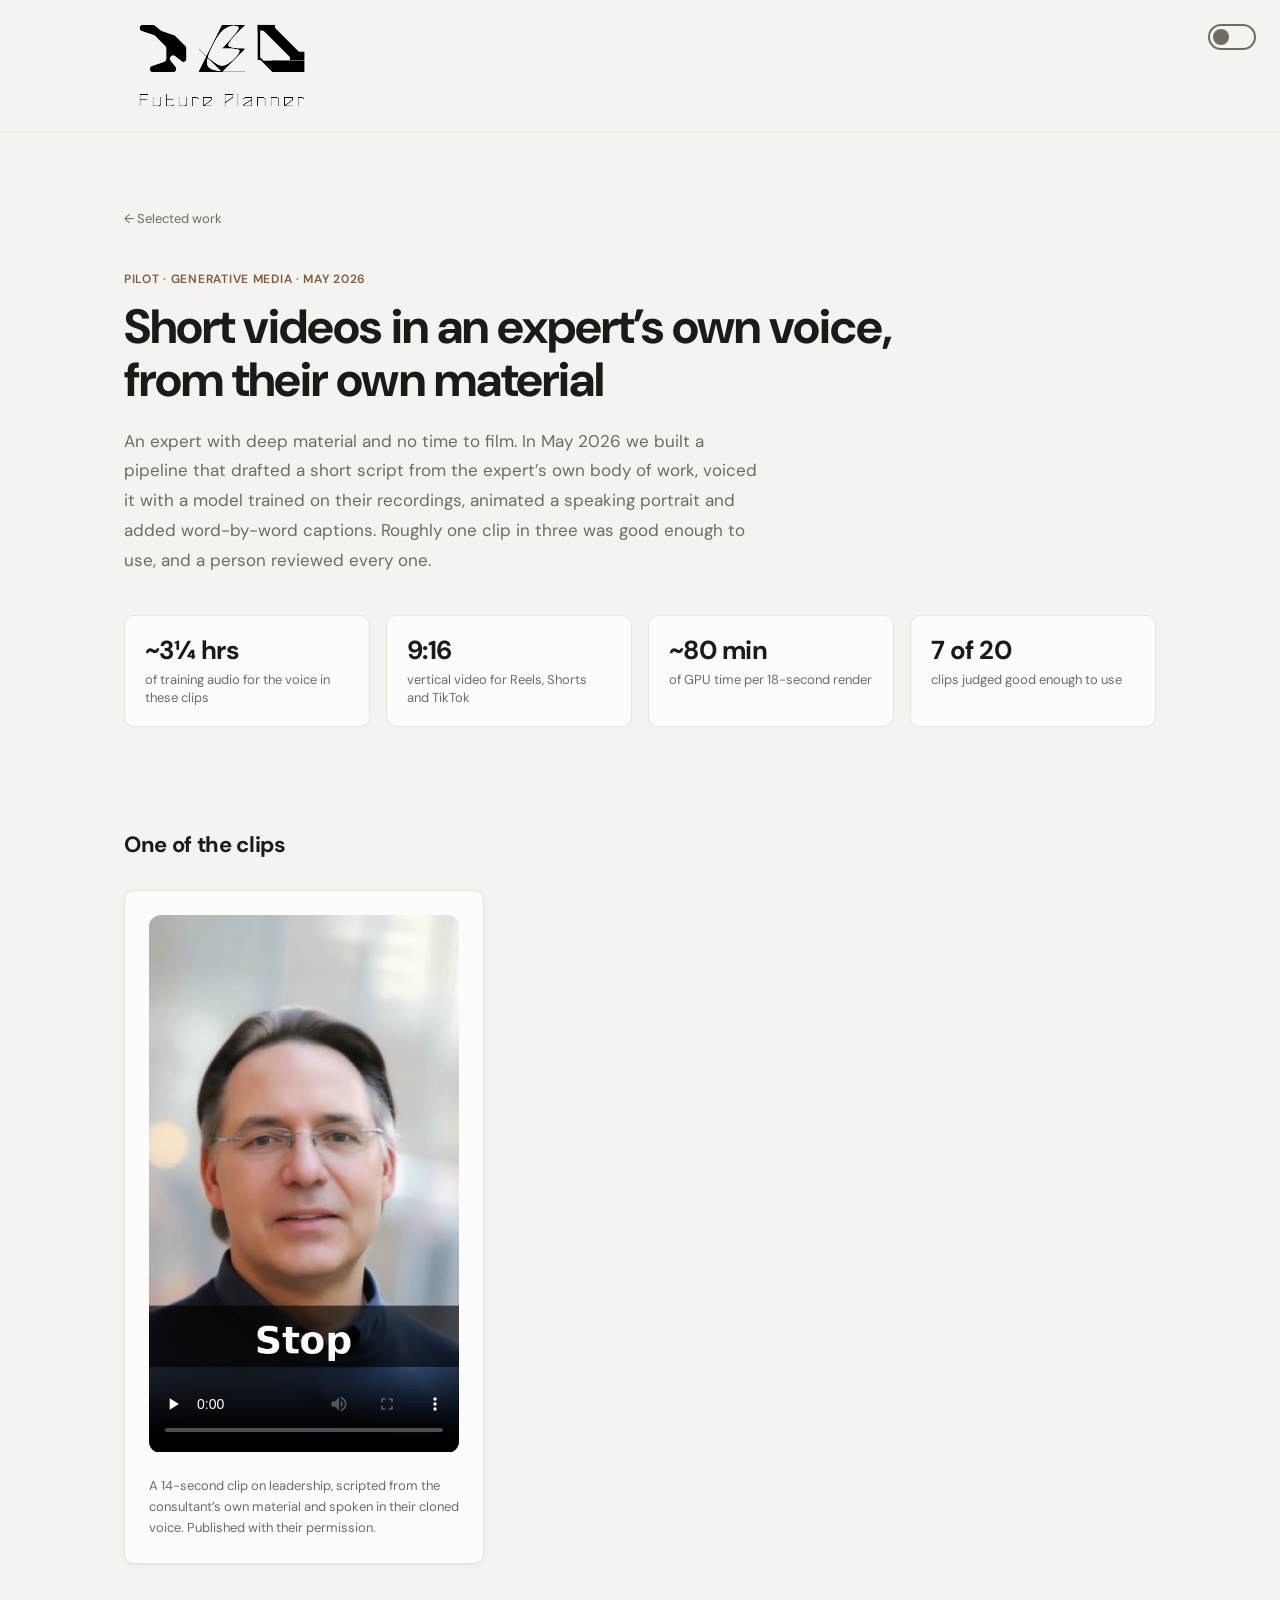
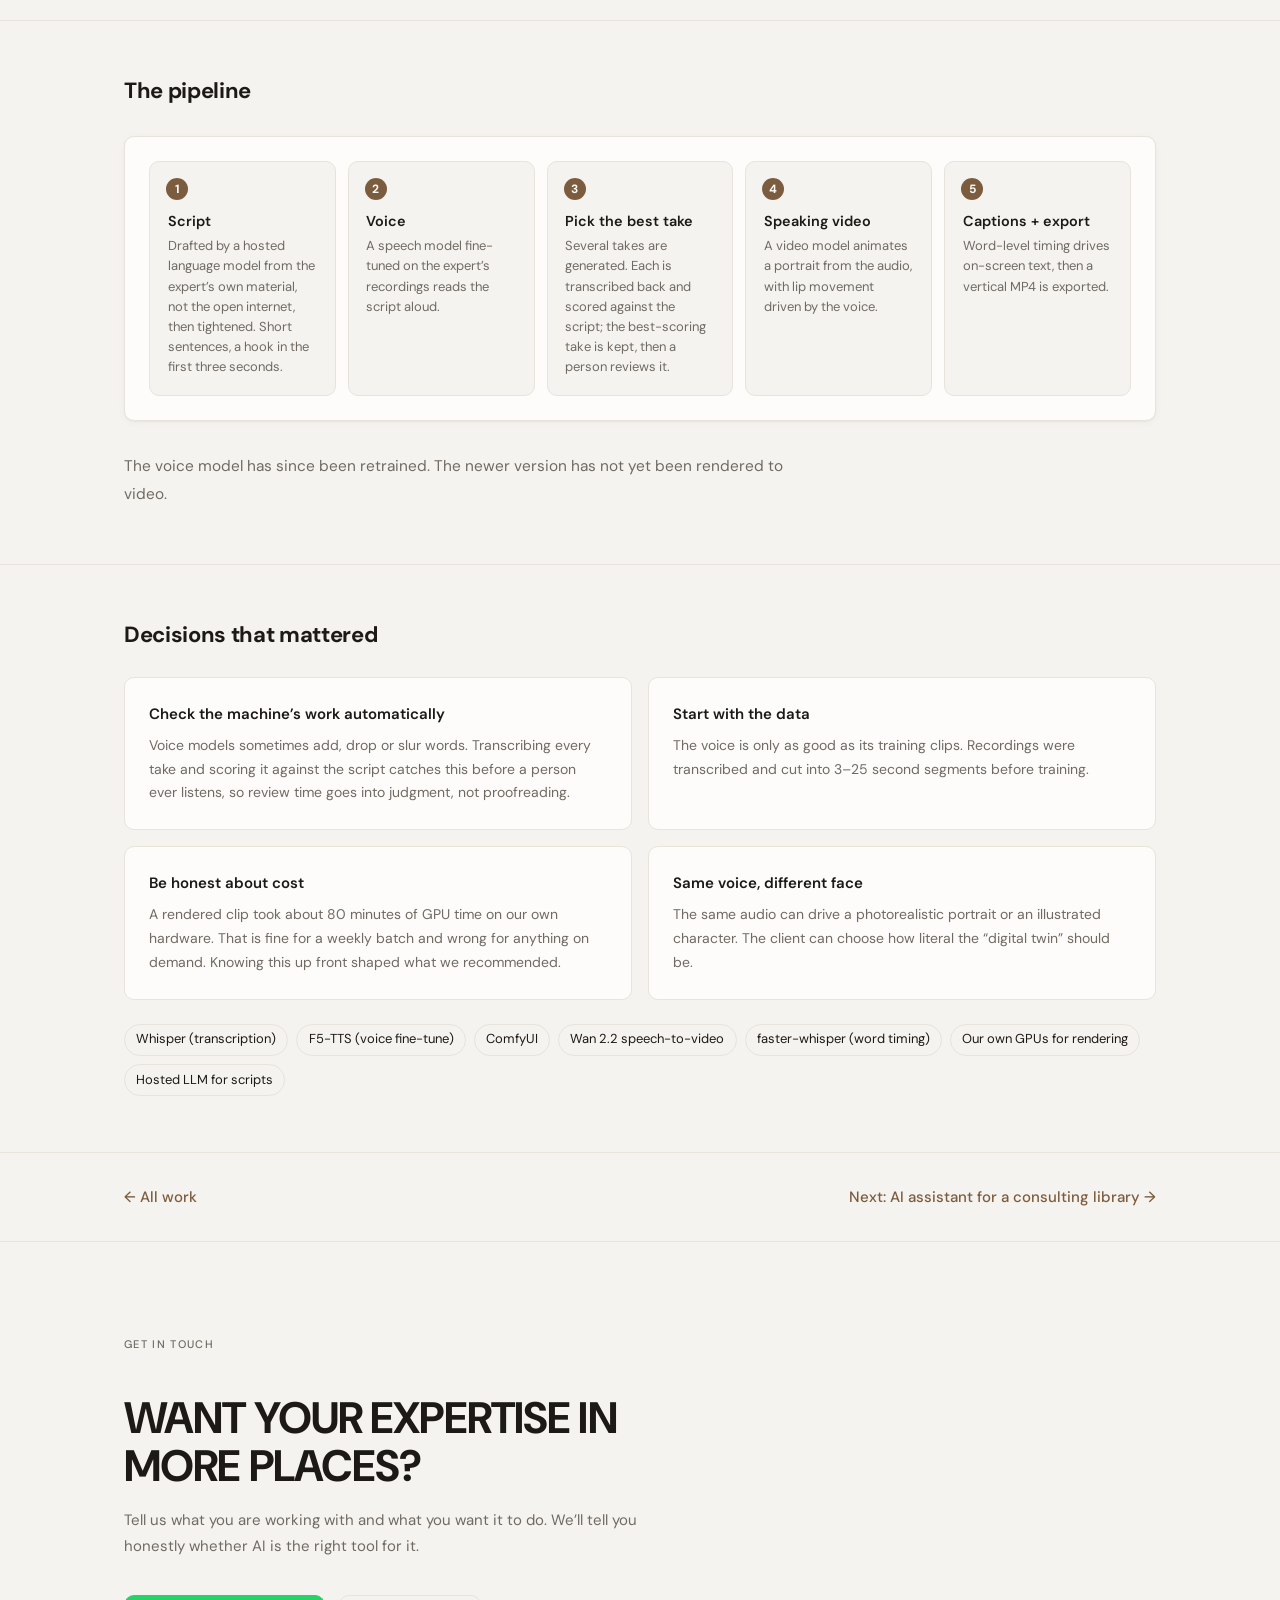
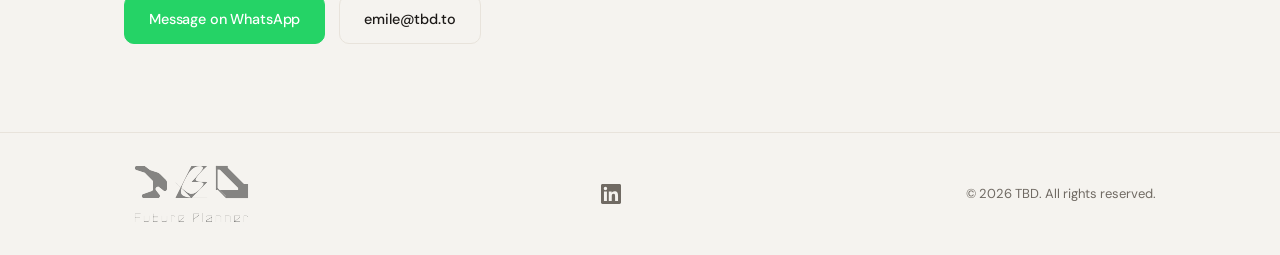
<file: work/voice-pipeline/index.html>
<!doctype html>
<html lang="en">
<head>
  <meta charset="utf-8">
  <title>Topic-to-video pipeline &#8212; TBD</title>
  <meta name="viewport" content="width=device-width, initial-scale=1">
  <meta name="description" content="A May 2026 pilot that turned an expert&#8217;s own material into short vertical videos in their cloned voice, rendered on our own GPUs.">
  <meta property="og:title" content="Topic-to-video pipeline &#8212; TBD">
  <meta property="og:description" content="A May 2026 pilot that turned an expert&#8217;s own material into short vertical videos in their cloned voice, rendered on our own GPUs.">
  <meta property="og:type" content="article">
  <link rel="preconnect" href="https://fonts.googleapis.com">
  <link rel="preconnect" href="https://fonts.gstatic.com" crossorigin>
  <link href="https://fonts.googleapis.com/css2?family=DM+Sans:wght@300;400;500;700&display=swap" rel="stylesheet">
  <link rel="stylesheet" href="/styles.css">
  <script>
    (function(){
      var stored = localStorage.getItem('theme');
      var preferred = window.matchMedia('(prefers-color-scheme: dark)').matches ? 'dark' : 'light';
      document.documentElement.setAttribute('data-theme', stored || preferred);
    })();
  </script>
</head>
<body>

  <nav aria-label="Site navigation">
    <div class="container">
      <div class="nav-inner">
        <a href="/" class="nav-logo" aria-label="TBD home">
          <img src="/logo.svg" alt="TBD" class="nav-logo-img" width="243" height="122">
        </a>
      </div>
    </div>
  </nav>
  <button class="theme-toggle" id="theme-toggle" aria-label="Toggle dark mode"></button>

  <main>

    <header class="case-head">
      <div class="container">
        <a class="case-back" href="/#work-heading">&#8592; Selected work</a>
        <p class="work-kind">Pilot &middot; Generative media &middot; May 2026</p>
        <h1>Short videos in an expert&#8217;s own voice, from their own material</h1>
        <p class="case-lede">An expert with deep material and no time to film. In May 2026 we built a pipeline that drafted a short script from the expert&#8217;s own body of work, voiced it with a model trained on their recordings, animated a speaking portrait and added word-by-word captions. Roughly one clip in three was good enough to use, and a person reviewed every one.</p>
        <div class="case-stats">
          <div class="case-stat"><b>~3&#188; hrs</b><span>of training audio for the voice in these clips</span></div>
          <div class="case-stat"><b>9:16</b><span>vertical video for Reels, Shorts and TikTok</span></div>
          <div class="case-stat"><b>~80 min</b><span>of GPU time per 18-second render</span></div>
          <div class="case-stat"><b>7 of 20</b><span>clips judged good enough to use</span></div>
        </div>
      </div>
    </header>

    <section class="case-section">
      <div class="container">
        <h2>One of the clips</h2>
        <figure class="case-figure" style="max-width:360px">
          <video controls playsinline preload="none" poster="/work/voice-pipeline/clip-poster.png" style="width:100%;height:auto;border-radius:12px" width="480" height="832">
            <source src="/work/voice-pipeline/clip-leadership.mp4" type="video/mp4">
          </video>
          <figcaption>A 14-second clip on leadership, scripted from the consultant&#8217;s own material and spoken in their cloned voice. Published with their permission.</figcaption>
        </figure>
      </div>
    </section>

    <div class="section-rule" role="separator"></div>

    <section class="case-section">
      <div class="container">
        <h2>The pipeline</h2>
        <figure class="case-figure">
          <ol class="flow flow--5" aria-label="Video pipeline steps">
            <li><b>Script</b><span>Drafted by a hosted language model from the expert&#8217;s own material, not the open internet, then tightened. Short sentences, a hook in the first three seconds.</span></li>
            <li><b>Voice</b><span>A speech model fine-tuned on the expert&#8217;s recordings reads the script aloud.</span></li>
            <li><b>Pick the best take</b><span>Several takes are generated. Each is transcribed back and scored against the script; the best-scoring take is kept, then a person reviews it.</span></li>
            <li><b>Speaking video</b><span>A video model animates a portrait from the audio, with lip movement driven by the voice.</span></li>
            <li><b>Captions + export</b><span>Word-level timing drives on-screen text, then a vertical MP4 is exported.</span></li>
          </ol>
        </figure>
        <div class="case-prose" style="margin-top:2rem">
          <p>The voice model has since been retrained. The newer version has not yet been rendered to video.</p>
        </div>
      </div>
    </section>

    <div class="section-rule" role="separator"></div>

    <section class="case-section">
      <div class="container">
        <h2>Decisions that mattered</h2>
        <ul class="case-points">
          <li><h3>Check the machine&#8217;s work automatically</h3><p>Voice models sometimes add, drop or slur words. Transcribing every take and scoring it against the script catches this before a person ever listens, so review time goes into judgment, not proofreading.</p></li>
          <li><h3>Start with the data</h3><p>The voice is only as good as its training clips. Recordings were transcribed and cut into 3&#8211;25 second segments before training.</p></li>
          <li><h3>Be honest about cost</h3><p>A rendered clip took about 80 minutes of GPU time on our own hardware. That is fine for a weekly batch and wrong for anything on demand. Knowing this up front shaped what we recommended.</p></li>
          <li><h3>Same voice, different face</h3><p>The same audio can drive a photorealistic portrait or an illustrated character. The client can choose how literal the &#8220;digital twin&#8221; should be.</p></li>
        </ul>
        <ul class="work-facts case-stack" aria-label="Stack"><li>Whisper (transcription)</li><li>F5-TTS (voice fine-tune)</li><li>ComfyUI</li><li>Wan 2.2 speech-to-video</li><li>faster-whisper (word timing)</li><li>Our own GPUs for rendering</li><li>Hosted LLM for scripts</li></ul>
      </div>
    </section>

    <div class="section-rule" role="separator"></div>

    <div class="container">
      <div class="case-next">
        <a href="/#work-heading">&#8592; All work</a>
        <a href="/work/rag-assistant/">Next: AI assistant for a consulting library &#8594;</a>
      </div>
    </div>

    <div class="section-rule" role="separator"></div>

    <section class="contact" aria-labelledby="contact-heading">
      <div class="container">
        <div class="contact-inner">
          <p class="section-label" aria-hidden="true">Get in Touch</p>
          <h2 id="contact-heading">Want your expertise in more places?</h2>
          <p class="contact-body">
            Tell us what you are working with and what you want it to do.
            We&#8217;ll tell you honestly whether AI is the right tool for it.
          </p>
          <div class="contact-btns">
            <a href="https://wa.me/819054055632"
               class="btn btn-wa"
               target="_blank"
               rel="noopener noreferrer">
              Message on WhatsApp
            </a>
            <a href="mailto:emile@tbd.to" class="btn btn-outline">
              emile@tbd.to
            </a>
          </div>
        </div>
      </div>
    </section>

  </main>

  <footer>
    <div class="container">
      <div class="footer-inner">
        <img src="/logo.svg" alt="TBD" class="footer-logo-img" width="176" height="88">
        <a href="https://www.linkedin.com/in/denichaud/" class="footer-linkedin" target="_blank" rel="noopener noreferrer" aria-label="LinkedIn"><svg xmlns="http://www.w3.org/2000/svg" width="20" height="20" viewBox="0 0 24 24" fill="currentColor"><path d="M20.447 20.452h-3.554v-5.569c0-1.328-.027-3.037-1.852-3.037-1.853 0-2.136 1.445-2.136 2.939v5.667H9.351V9h3.414v1.561h.046c.477-.9 1.637-1.85 3.37-1.85 3.601 0 4.267 2.37 4.267 5.455v6.286zM5.337 7.433a2.062 2.062 0 01-2.063-2.065 2.064 2.064 0 112.063 2.065zm1.782 13.019H3.555V9h3.564v11.452zM22.225 0H1.771C.792 0 0 .774 0 1.729v20.542C0 23.227.792 24 1.771 24h20.451C23.2 24 24 23.227 24 22.271V1.729C24 .774 23.2 0 22.222 0h.003z"/></svg></a>
        <span class="footer-copy">&#169; 2026 TBD. All rights reserved.</span>
      </div>
    </div>
  </footer>

  <script>
    function applyTheme(theme) {
      document.documentElement.setAttribute('data-theme', theme);
      var isDark = theme === 'dark';
      document.querySelectorAll('.nav-logo-img, .footer-logo-img').forEach(function(img) {
        img.src = isDark ? '/logo-light.svg' : '/logo.svg';
      });
    }
    document.getElementById('theme-toggle').addEventListener('click', function(){
      var next = document.documentElement.getAttribute('data-theme') === 'dark' ? 'light' : 'dark';
      applyTheme(next);
      localStorage.setItem('theme', next);
    });
    applyTheme(document.documentElement.getAttribute('data-theme'));
  </script>
</body>
</html>
</file>
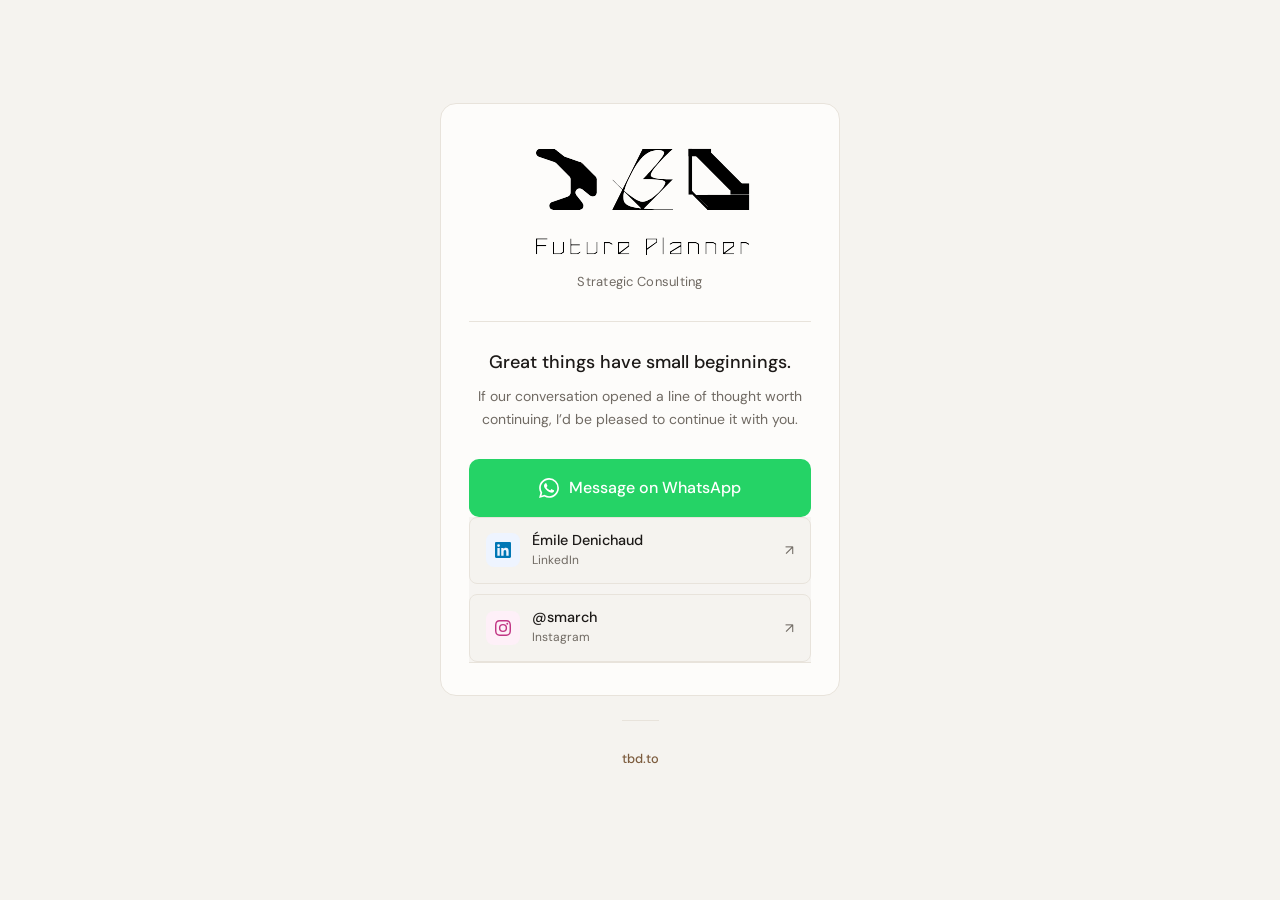
<file: qr.html>
<!doctype html>
<html lang="en">
<head>
  <meta charset="utf-8">
  <title>TBD &#8212; Connect</title>
  <meta name="viewport" content="width=device-width, initial-scale=1">
  <meta name="description" content="TBD &#8212; strategic consulting. Connect with &#201;mile Denichaud.">
  <link rel="preconnect" href="https://fonts.googleapis.com">
  <link rel="preconnect" href="https://fonts.gstatic.com" crossorigin>
  <link href="https://fonts.googleapis.com/css2?family=DM+Sans:wght@300;400;500;700&display=swap" rel="stylesheet">
  <link rel="stylesheet" href="styles.css">
  <style>
    body {
      display: flex;
      flex-direction: column;
      align-items: center;
      justify-content: center;
      min-height: 100dvh;
      padding: 2rem 1.25rem;
      gap: 1.5rem;
    }

    /* ── Card ── */
    .card {
      width: 100%;
      max-width: 400px;
      background: var(--surface);
      border: 1px solid var(--border);
      border-radius: 16px;
      padding: 2.25rem 1.75rem 2rem;
      text-align: center;
    }

    .card-logo {
      display: flex;
      justify-content: center;
      text-decoration: none;
      margin-bottom: 0.5rem;
    }
    .card-logo:focus-visible { outline: 2px solid var(--accent); border-radius: 2px; }

    .card-logo-img {
      height: 124px;
      width: auto;
      max-width: 308px;
      display: block;
      margin: 0 auto;
    }

    .card-tagline {
      font-size: 0.8125rem;
      color: var(--muted);
      letter-spacing: 0.02em;
    }

    .card-rule {
      height: 1px;
      background: var(--border);
      margin: 1.75rem 0;
    }

    .card-wit {
      font-family: 'DM Sans', system-ui, -apple-system, sans-serif;
      font-size: 1.125rem;
      font-weight: 500;
      color: var(--text);
      line-height: 1.4;
      margin-bottom: 0.625rem;
    }

    .card-intro {
      font-size: 0.875rem;
      color: var(--muted);
      line-height: 1.65;
      margin-bottom: 1.75rem;
    }

    /* ── WhatsApp CTA — primary ── */
    .wa-cta {
      display: flex;
      align-items: center;
      justify-content: center;
      gap: 0.625rem;
      width: 100%;
      padding: 1rem 1.5rem;
      background: #25D366;
      color: #fff;
      border: none;
      border-radius: 10px;
      font-size: 1rem;
      font-weight: 500;
      font-family: var(--font);
      text-decoration: none;
      transition: background 0.18s;
    }
    .wa-cta:hover,
    .wa-cta:focus-visible {
      background: #1eba57;
      outline: none;
    }
    .wa-cta svg {
      width: 20px;
      height: 20px;
      flex-shrink: 0;
    }

    /* ── Secondary links ── */
    .links {
      display: flex;
      flex-direction: column;
      gap: 0.625rem;
      text-align: left;
    }

    .link-btn {
      display: flex;
      align-items: center;
      gap: 0.75rem;
      padding: 0.8125rem 1rem;
      border: 1px solid var(--border);
      border-radius: 8px;
      text-decoration: none;
      color: var(--text);
      background: var(--bg);
      transition: border-color 0.18s, background 0.18s;
    }
    .link-btn:hover  { border-color: var(--accent); background: #FBF9F7; }
    .link-btn:focus-visible { outline: 2px solid var(--accent); outline-offset: 2px; }

    .link-icon {
      width: 34px;
      height: 34px;
      border-radius: 8px;
      display: flex;
      align-items: center;
      justify-content: center;
      flex-shrink: 0;
    }
    .link-icon svg { width: 16px; height: 16px; display: block; }

    .icon-li { background: #EEF4FF; color: #0077B5; }
    .icon-ig { background: #FEF0F8; color: #C13584; }

    .link-text   { flex: 1; min-width: 0; }
    .link-name {
      display: block;
      font-size: 0.9rem;
      font-weight: 500;
      line-height: 1.3;
    }
    .link-sub {
      display: block;
      font-size: 0.75rem;
      color: var(--muted);
      margin-top: 0.1rem;
    }

    .link-arrow {
      color: var(--muted);
      flex-shrink: 0;
      font-size: 0.875rem;
    }

    /* ── Page footer ── */
    .page-footer {
      font-size: 0.8rem;
      color: var(--muted);
      text-align: center;
    }
    .page-footer a {
      color: var(--accent);
      text-decoration: none;
      font-weight: 500;
    }
    .page-footer a:hover { text-decoration: underline; }
  </style>
</head>
<body>

  <div class="card">
    <a href="/" class="card-logo" aria-label="TBD home">
      <img src="logo.svg" alt="TBD" class="card-logo-img" width="308" height="154">
    </a>
    <p class="card-tagline">Strategic Consulting</p>

    <div class="card-rule" role="separator"></div>

    <p class="card-wit">Great things have small beginnings.</p>
    <p class="card-intro">
      If our conversation opened a line of thought worth continuing,
      I&#8217;d be pleased to continue it with you.
    </p>

    <!-- WhatsApp — primary CTA -->
    <a href="https://wa.me/819054055632"
       class="wa-cta"
       target="_blank"
       rel="noopener noreferrer"
       aria-label="Message &#201;mile on WhatsApp">
      <svg viewBox="0 0 24 24" fill="currentColor" aria-hidden="true">
        <path d="M17.472 14.382c-.297-.149-1.758-.867-2.03-.967-.273-.099-.471-.148-.67.15-.197.297-.767.966-.94 1.164-.173.199-.347.223-.644.075-.297-.15-1.255-.463-2.39-1.475-.883-.788-1.48-1.761-1.653-2.059-.173-.297-.018-.458.13-.606.134-.133.298-.347.446-.52.149-.174.198-.298.298-.497.099-.198.05-.371-.025-.52-.075-.149-.669-1.612-.916-2.207-.242-.579-.487-.5-.669-.51-.173-.008-.371-.01-.57-.01-.198 0-.52.074-.792.372-.272.297-1.04 1.016-1.04 2.479 0 1.462 1.065 2.875 1.213 3.074.149.198 2.096 3.2 5.077 4.487.709.306 1.262.489 1.694.625.712.227 1.36.195 1.871.118.571-.085 1.758-.719 2.006-1.413.248-.694.248-1.289.173-1.413-.074-.124-.272-.198-.57-.347m-5.421 7.403h-.004a9.87 9.87 0 01-5.031-1.378l-.361-.214-3.741.982.998-3.648-.235-.374a9.86 9.86 0 01-1.51-5.26c.001-5.45 4.436-9.884 9.888-9.884 2.64 0 5.122 1.03 6.988 2.898a9.825 9.825 0 012.893 6.994c-.003 5.45-4.437 9.884-9.885 9.884m8.413-18.297A11.815 11.815 0 0012.05 0C5.495 0 .16 5.335.157 11.892c0 2.096.547 4.142 1.588 5.945L.057 24l6.305-1.654a11.882 11.882 0 005.683 1.448h.005c6.554 0 11.89-5.335 11.893-11.893a11.821 11.821 0 00-3.48-8.413z"/>
      </svg>
      Message on WhatsApp
    </a>

    <!-- Secondary links -->
    <nav class="links" aria-label="Connect">

      <a href="https://www.linkedin.com/in/denichaud/"
         class="link-btn"
         target="_blank"
         rel="noopener noreferrer"
         aria-label="LinkedIn profile">
        <span class="link-icon icon-li" aria-hidden="true">
          <svg viewBox="0 0 24 24" fill="currentColor" aria-hidden="true">
            <path d="M20.447 20.452h-3.554v-5.569c0-1.328-.027-3.037-1.852-3.037-1.853 0-2.136 1.445-2.136 2.939v5.667H9.351V9h3.414v1.561h.046c.477-.9 1.637-1.85 3.37-1.85 3.601 0 4.267 2.37 4.267 5.455v6.286zM5.337 7.433a2.062 2.062 0 01-2.063-2.065 2.064 2.064 0 112.063 2.065zm1.782 13.019H3.555V9h3.564v11.452zM22.225 0H1.771C.792 0 0 .774 0 1.729v20.542C0 23.227.792 24 1.771 24h20.451C23.2 24 24 23.227 24 22.271V1.729C24 .774 23.2 0 22.222 0h.003z"/>
          </svg>
        </span>
        <span class="link-text">
          <span class="link-name">&#201;mile Denichaud</span>
          <span class="link-sub">LinkedIn</span>
        </span>
        <span class="link-arrow" aria-hidden="true">&#8599;</span>
      </a>

      <a href="https://www.instagram.com/smarch/"
         class="link-btn"
         target="_blank"
         rel="noopener noreferrer"
         aria-label="Instagram @smarch">
        <span class="link-icon icon-ig" aria-hidden="true">
          <svg viewBox="0 0 24 24" fill="currentColor" aria-hidden="true">
            <path d="M12 2.163c3.204 0 3.584.012 4.85.07 3.252.148 4.771 1.691 4.919 4.919.058 1.265.069 1.645.069 4.849 0 3.205-.012 3.584-.069 4.849-.149 3.225-1.664 4.771-4.919 4.919-1.266.058-1.644.07-4.85.07-3.204 0-3.584-.012-4.849-.07-3.26-.149-4.771-1.699-4.919-4.92-.058-1.265-.07-1.644-.07-4.849 0-3.204.013-3.583.07-4.849.149-3.227 1.664-4.771 4.919-4.919 1.266-.057 1.645-.069 4.849-.069zM12 0C8.741 0 8.333.014 7.053.072 2.695.272.273 2.69.073 7.052.014 8.333 0 8.741 0 12c0 3.259.014 3.668.072 4.948.2 4.358 2.618 6.78 6.98 6.98C8.333 23.986 8.741 24 12 24c3.259 0 3.668-.014 4.948-.072 4.354-.2 6.782-2.618 6.979-6.98.059-1.28.073-1.689.073-4.948 0-3.259-.014-3.667-.072-4.947-.196-4.354-2.617-6.78-6.979-6.98C15.668.014 15.259 0 12 0zm0 5.838a6.162 6.162 0 100 12.324 6.162 6.162 0 000-12.324zM12 16a4 4 0 110-8 4 4 0 010 8zm6.406-11.845a1.44 1.44 0 100 2.881 1.44 1.44 0 000-2.881z"/>
          </svg>
        </span>
        <span class="link-text">
          <span class="link-name">@smarch</span>
          <span class="link-sub">Instagram</span>
        </span>
        <span class="link-arrow" aria-hidden="true">&#8599;</span>
      </a>

    </nav>
  </div>

  <footer class="page-footer">
    <a href="/">tbd.to</a>
  </footer>

</body>
</html>
</file>
<file: styles.css>
/* ── DESIGN TOKENS ── */
:root {
  --bg:           #F5F3EF;
  --surface:      #FDFCFA;
  --text:         #1C1917;
  --muted:        #706A63;
  --accent:       #7C5C3E;
  --accent-h:     #9B7450;
  --border:       #E8E3DB;
  --dark-bg:      #1C1917;
  --max-w:        1080px;
  --font:         'DM Sans', system-ui, -apple-system, sans-serif;
  --font-display: 'DM Sans', ui-sans-serif, system-ui, -apple-system, sans-serif;
  --shadow-sm:    0 1px 2px rgba(0,0,0,0.04), 0 2px 8px rgba(0,0,0,0.03);
  --shadow-md:    0 4px 12px rgba(0,0,0,0.07), 0 12px 32px rgba(0,0,0,0.05);
  --radius:       10px;
}

/* ── RESET ── */
*, *::before, *::after { box-sizing: border-box; margin: 0; padding: 0; }

/* ── BASE ── */
html { scroll-behavior: smooth; }

body {
  font-family: var(--font);
  background: var(--bg);
  color: var(--text);
  line-height: 1.6;
  -webkit-font-smoothing: antialiased;
}

/* ── LAYOUT ── */
.container {
  max-width: var(--max-w);
  margin: 0 auto;
  padding: 0 1.5rem;
}

/* ── TYPOGRAPHY UTILITIES ── */
.section-label {
  display: inline-flex;
  align-items: center;
  gap: 0.5rem;
  font-size: 0.6875rem;
  font-weight: 500;
  letter-spacing: 0.12em;
  text-transform: uppercase;
  color: var(--muted);
  margin-bottom: 2.5rem;
}

.section-rule {
  height: 1px;
  background: var(--border);
}

/* ── BUTTONS ── */
.btn {
  display: inline-flex;
  align-items: center;
  gap: 0.4rem;
  font-size: 0.9rem;
  font-weight: 500;
  font-family: var(--font);
  text-decoration: none;
  padding: 0.75rem 1.5rem;
  border-radius: var(--radius);
  transition: background 0.18s, color 0.18s, border-color 0.18s, transform 0.18s;
  cursor: pointer;
  letter-spacing: -0.01em;
}
.btn:active { transform: scale(0.98); }

.btn-dark {
  background: var(--text);
  color: #fff;
  border: 1px solid var(--text);
}
.btn-dark:hover,
.btn-dark:focus-visible {
  background: var(--accent);
  border-color: var(--accent);
  outline: none;
}

.btn-wa {
  background: #25D366;
  color: #fff;
  border: 1px solid #25D366;
}
.btn-wa:hover,
.btn-wa:focus-visible {
  background: #1eba57;
  border-color: #1eba57;
  outline: none;
}

.btn-outline {
  background: transparent;
  color: var(--text);
  border: 1px solid var(--border);
}
.btn-outline:hover,
.btn-outline:focus-visible {
  border-color: var(--muted);
  outline: none;
}

/* ── NAV ── */
nav {
  position: sticky;
  top: 0;
  z-index: 100;
  background: rgba(245, 243, 239, 0.88);
  backdrop-filter: blur(12px);
  -webkit-backdrop-filter: blur(12px);
  border-bottom: 1px solid var(--border);
}

.nav-inner {
  display: flex;
  align-items: center;
  justify-content: space-between;
  padding: 1.125rem 0;
}

.nav-logo {
  display: flex;
  align-items: center;
  text-decoration: none;
  flex-shrink: 0;
}
.nav-logo:focus-visible { outline: 2px solid var(--accent); border-radius: 4px; }

.nav-logo-img {
  height: 96px;
  width: auto;
  max-width: 243px;
  display: block;
}

.nav-cta {
  font-size: 0.8125rem;
  font-weight: 500;
  color: var(--accent);
  text-decoration: none;
  padding: 0.5rem 1.125rem;
  border: 1px solid currentColor;
  border-radius: var(--radius);
  transition: background 0.18s, color 0.18s;
  letter-spacing: -0.01em;
}
.nav-cta:hover,
.nav-cta:focus-visible {
  background: var(--accent);
  color: #fff;
  outline: none;
}

/* ── HERO ── */
.hero { padding: 6rem 0 5rem; }

.hero h1 {
  font-family: var(--font-display);
  font-size: clamp(2.5rem, 5.5vw, 4.25rem);
  font-weight: 700;
  line-height: 1.08;
  letter-spacing: -0.02em;
  text-transform: uppercase;
  max-width: 820px;
  margin-bottom: 1.75rem;
}

.hero-sub {
  font-size: clamp(0.9375rem, 1.8vw, 1.0625rem);
  color: var(--muted);
  max-width: 520px;
  line-height: 1.75;
  margin-bottom: 2.5rem;
}

/* ── POSITIONING — editorial pull quote ── */
.positioning {
  padding: 5.5rem 0;
  text-align: center;
}

.positioning p {
  font-family: var(--font-display);
  font-size: clamp(1.375rem, 3vw, 2rem);
  font-weight: 500;
  line-height: 1.4;
  letter-spacing: -0.01em;
  max-width: 780px;
  margin: 0 auto;
  color: var(--text);
}

.positioning strong {
  font-weight: 600;
  color: var(--accent);
}

/* ── COMPETENCIES ── */
.competencies {
  padding: 4.5rem 0;
  background: var(--surface);
}

.comp-grid {
  display: grid;
  gap: 0.75rem;
  grid-template-columns: 1fr;
}

.comp-item {
  display: flex;
  align-items: flex-start;
  gap: 0.875rem;
  padding: 1.125rem 1.25rem;
  border: 1px solid var(--border);
  border-radius: var(--radius);
  background: var(--bg);
  font-size: 0.9375rem;
  line-height: 1.55;
  transition: border-color 0.2s, background 0.2s;
}
.comp-item:hover {
  border-color: var(--accent);
  background: #FAF7F3;
}


/* ── SERVICES ── */
.services { padding: 4.5rem 0; }

.services-grid {
  display: grid;
  gap: 1rem;
  grid-template-columns: 1fr;
}

.service-card {
  padding: 2rem;
  background: var(--surface);
  border: 1px solid var(--border);
  border-radius: var(--radius);
  box-shadow: var(--shadow-sm);
  transition: transform 0.22s ease, box-shadow 0.22s ease, border-color 0.22s ease;
}
.service-card:hover {
  transform: translateY(-2px);
  box-shadow: var(--shadow-md);
  border-color: #D8D0C6;
}

.service-card h3 {
  font-size: 0.9375rem;
  font-weight: 600;
  letter-spacing: -0.015em;
  margin-bottom: 0.625rem;
  color: var(--text);
}

.service-card p {
  font-size: 0.9rem;
  color: var(--muted);
  line-height: 1.7;
}

/* Featured cards (bento spans) get a richer feel */
.service-card--featured h3 {
  font-family: var(--font-display);
  font-size: 1.25rem;
  font-weight: 700;
  letter-spacing: -0.01em;
  text-transform: uppercase;
  margin-bottom: 0.75rem;
}

/* ── SELECTED WORK ── */
.work { padding: 4.5rem 0; }

.work-grid {
  display: grid;
  gap: 1rem;
  grid-template-columns: 1fr;
}

.work-card {
  display: flex;
  flex-direction: column;
  padding: 2rem;
  background: var(--surface);
  border: 1px solid var(--border);
  border-radius: var(--radius);
  box-shadow: var(--shadow-sm);
  transition: transform 0.22s ease, box-shadow 0.22s ease, border-color 0.22s ease;
}
.work-card:hover {
  transform: translateY(-2px);
  box-shadow: var(--shadow-md);
  border-color: #D8D0C6;
}

.work-kind {
  font-size: 0.75rem;
  font-weight: 600;
  letter-spacing: 0.06em;
  text-transform: uppercase;
  color: var(--accent);
  margin-bottom: 0.75rem;
}

.work-card h3 {
  font-size: 1.0625rem;
  font-weight: 600;
  letter-spacing: -0.015em;
  line-height: 1.35;
  margin-bottom: 0.75rem;
  color: var(--text);
}
.work-card--featured h3 { font-size: 1.375rem; }

.work-card p:not(.work-kind) {
  font-size: 0.9rem;
  color: var(--muted);
  line-height: 1.7;
}

.work-facts {
  list-style: none;
  display: flex;
  flex-wrap: wrap;
  gap: 0.5rem;
  margin-top: 1.25rem;
}
.work-facts li {
  font-size: 0.8125rem;
  color: var(--text);
  padding: 0.3rem 0.7rem;
  border: 1px solid var(--border);
  border-radius: 999px;
}

.work-link {
  align-self: flex-start;
  margin-top: 1.25rem;
  font-size: 0.875rem;
  font-weight: 500;
  color: var(--accent);
  text-decoration: none;
  transition: color 0.18s;
}
.work-link:hover,
.work-link:focus-visible { color: var(--accent-h); text-decoration: underline; }

/* ── WHY TBD ── */
.why {
  padding: 5rem 0;
  background: var(--dark-bg);
  color: #F5F3EF;
}

.why .section-label {
  color: rgba(245, 243, 239, 0.3);
}
.why .section-label::before {
  background: rgba(245, 243, 239, 0.15);
}

.why-inner {
  display: grid;
  grid-template-columns: 1fr;
  gap: 3rem;
}

.why-lead {
  font-family: var(--font-display);
  font-size: clamp(1.25rem, 2.8vw, 1.75rem);
  font-weight: 700;
  line-height: 1.4;
  letter-spacing: -0.01em;
  text-transform: uppercase;
}
.why-lead strong {
  font-weight: 600;
  color: var(--accent-h);
}

.why-list {
  list-style: none;
  display: flex;
  flex-direction: column;
  gap: 1.25rem;
}

.why-list li {
  display: flex;
  align-items: flex-start;
  gap: 0.875rem;
  font-size: 0.9rem;
  color: rgba(245, 243, 239, 0.6);
  line-height: 1.7;
}


/* ── CONTACT ── */
.contact { padding: 5.5rem 0; }
.contact-inner { max-width: 560px; }

.contact h2 {
  font-family: var(--font-display);
  font-size: clamp(1.875rem, 4vw, 2.75rem);
  font-weight: 700;
  letter-spacing: -0.02em;
  text-transform: uppercase;
  line-height: 1.1;
  margin-bottom: 1rem;
}

.contact-body {
  font-size: 0.9375rem;
  color: var(--muted);
  margin-bottom: 2.25rem;
  line-height: 1.75;
}

.contact-btns {
  display: flex;
  flex-wrap: wrap;
  gap: 0.875rem;
}

/* ── FOOTER ── */
footer {
  border-top: 1px solid var(--border);
  padding: 1.75rem 0;
}

.footer-inner {
  display: flex;
  align-items: center;
  justify-content: space-between;
  flex-wrap: wrap;
  gap: 0.75rem;
}

.footer-logo-img {
  height: 66px;
  width: auto;
  max-width: 176px;
  display: block;
  opacity: 0.45;
}

.footer-copy {
  font-size: 0.8125rem;
  color: var(--muted);
}

/* ── RESPONSIVE ── */
@media (min-width: 560px) {
  .comp-grid { grid-template-columns: 1fr 1fr; }
}

@media (min-width: 720px) {
  .services-grid {
    grid-template-columns: repeat(3, 1fr);
  }
  .service-card:nth-child(1),
  .service-card:nth-child(4) {
    grid-column: span 2;
  }

  .work-grid { grid-template-columns: 1fr 1fr; }
  .work-card--featured { grid-column: span 2; }

  .why-inner { grid-template-columns: 1fr 1fr; gap: 6rem; align-items: start; }
}

/* ── FOOTER LINKEDIN ── */
.footer-linkedin {
  color: var(--muted);
  transition: color 0.18s;
  display: inline-flex;
  align-items: center;
}
.footer-linkedin:hover,
.footer-linkedin:focus-visible {
  color: var(--accent);
  outline: none;
}

/* ── DARK MODE ── */
[data-theme="dark"] {
  --bg:      #1C1917;
  --surface: #252220;
  --text:    #F5F3EF;
  --muted:   rgba(245,243,239,0.5);
  --accent:  #9B7450;
  --accent-h:#B8916A;
  --border:  #38322C;
}

[data-theme="dark"] nav {
  background: rgba(28,25,23,0.88);
}

[data-theme="dark"] .comp-item:hover { background: #2A2521; }

[data-theme="dark"] .service-card:hover { border-color: #4A3F36; }
[data-theme="dark"] .work-card:hover { border-color: #4A3F36; }

[data-theme="dark"] .why {
  background: var(--surface);
  color: var(--text);
}
[data-theme="dark"] .why .section-label {
  color: var(--muted);
}
[data-theme="dark"] .why .section-label::before {
  background: var(--border);
}
[data-theme="dark"] .why-list li {
  color: var(--muted);
}


/* ── THEME TOGGLE ── */
.theme-toggle {
  position: fixed;
  top: 1.5rem;
  right: 1.5rem;
  z-index: 200;
  width: 48px;
  height: 26px;
  background: transparent;
  border-radius: 13px;
  border: 2px solid var(--muted);
  cursor: pointer;
  transition: border-color 0.25s;
  padding: 0;
}
.theme-toggle:focus-visible { outline: 2px solid var(--accent); outline-offset: 3px; }
.theme-toggle::after {
  content: '';
  position: absolute;
  top: 3px;
  left: 3px;
  width: 16px;
  height: 16px;
  border-radius: 50%;
  background: var(--muted);
  transition: transform 0.25s, background 0.25s;
}
[data-theme="dark"] .theme-toggle {
  border-color: rgba(245,243,239,0.5);
}
[data-theme="dark"] .theme-toggle::after {
  background: rgba(245,243,239,0.5);
  transform: translateX(22px);
}


[data-theme="dark"] .btn-dark {
  color: var(--bg);
}
[data-theme="dark"] .btn-dark:hover,
[data-theme="dark"] .btn-dark:focus-visible {
  color: #fff;
}

@media (max-width: 640px) {
  .theme-toggle { top: 0.625rem; }
}

/* ── CASE STUDIES (/work/*) ── */
.work-more {
  margin-top: auto;
  padding-top: 1.25rem;
}
.work-card .work-link { margin-top: 0; }
.work-links {
  display: flex;
  flex-wrap: wrap;
  gap: 0.5rem 1.5rem;
  margin-top: auto;
  padding-top: 1.25rem;
}

.case-head { padding: 4.5rem 0 3rem; }
.case-back {
  display: inline-block;
  font-size: 0.8125rem;
  color: var(--muted);
  text-decoration: none;
  margin-bottom: 2.5rem;
  transition: color 0.18s;
}
.case-back:hover,
.case-back:focus-visible { color: var(--accent); }
.case-head h1 {
  font-family: var(--font-display);
  font-size: clamp(1.875rem, 4.2vw, 3rem);
  font-weight: 700;
  line-height: 1.1;
  letter-spacing: -0.02em;
  max-width: 820px;
  margin-bottom: 1.25rem;
}
.case-lede {
  font-size: clamp(0.9375rem, 1.8vw, 1.0625rem);
  color: var(--muted);
  max-width: 640px;
  line-height: 1.75;
}

.case-stats {
  display: grid;
  grid-template-columns: repeat(2, 1fr);
  gap: 1rem;
  margin-top: 2.5rem;
}
.case-stat {
  padding: 1.25rem 1.25rem 1.1rem;
  background: var(--surface);
  border: 1px solid var(--border);
  border-radius: var(--radius);
}
.case-stat b {
  display: block;
  font-size: 1.625rem;
  font-weight: 700;
  letter-spacing: -0.02em;
  line-height: 1.1;
}
.case-stat span {
  display: block;
  margin-top: 0.35rem;
  font-size: 0.8125rem;
  color: var(--muted);
  line-height: 1.45;
}

.case-section { padding: 3.5rem 0; }
.case-section h2 {
  font-size: 1.375rem;
  font-weight: 700;
  letter-spacing: -0.015em;
  line-height: 1.25;
  margin-bottom: 1rem;
}
.case-prose { max-width: 680px; }
.case-prose p,
.case-prose li {
  font-size: 0.9625rem;
  color: var(--muted);
  line-height: 1.8;
}
.case-prose p + p { margin-top: 1rem; }
.case-prose strong { color: var(--text); font-weight: 600; }
.case-prose ul { padding-left: 1.1rem; margin-top: 1rem; }
.case-prose li + li { margin-top: 0.5rem; }

.case-figure {
  margin-top: 2rem;
  padding: 1.5rem;
  background: var(--surface);
  border: 1px solid var(--border);
  border-radius: var(--radius);
  box-shadow: var(--shadow-sm);
}
.case-figure svg { display: block; width: 100%; height: auto; }
.case-figure figcaption {
  margin-top: 1rem;
  font-size: 0.8125rem;
  color: var(--muted);
  line-height: 1.6;
  max-width: 680px;
}
.case-legend {
  display: flex;
  flex-wrap: wrap;
  gap: 0.5rem 1.25rem;
  margin-top: 1rem;
  font-size: 0.8125rem;
  color: var(--muted);
}
.case-legend i {
  display: inline-block;
  width: 9px;
  height: 9px;
  margin-right: 0.4rem;
  vertical-align: 0.05em;
  border-radius: 50%;
}
.case-legend .k-dot  { background: var(--muted); opacity: 0.6; }
.case-legend .k-hit  { background: var(--hit);  transform: rotate(45deg); border-radius: 1px; }
.case-legend .k-weak { background: var(--weak); transform: rotate(45deg); border-radius: 1px; }
.case-legend .k-miss { background: var(--miss); transform: rotate(45deg); border-radius: 1px; }

/* Lessons: numbered list of decisions */
.case-points {
  display: grid;
  gap: 1rem;
  margin-top: 1.75rem;
  list-style: none;
}
.case-points li {
  padding: 1.5rem;
  background: var(--surface);
  border: 1px solid var(--border);
  border-radius: var(--radius);
}
.case-points h3 {
  font-size: 0.9375rem;
  font-weight: 600;
  margin-bottom: 0.5rem;
}
.case-points p {
  font-size: 0.875rem;
  color: var(--muted);
  line-height: 1.7;
}

.case-stack { margin-top: 1.5rem; }

.case-next {
  display: flex;
  flex-wrap: wrap;
  justify-content: space-between;
  gap: 1rem;
  padding: 2rem 0;
}
.case-next a {
  font-size: 0.9375rem;
  font-weight: 500;
  color: var(--accent);
  text-decoration: none;
}
.case-next a:hover,
.case-next a:focus-visible { color: var(--accent-h); text-decoration: underline; }

/* Diagrams and the corpus map: themed through variables */
:root {
  --hit:  #3E6FA8;
  --weak: #B08A3E;
  --miss: #B4473C;
}
[data-theme="dark"] {
  --hit:  #6F9BD1;
  --weak: #D1A859;
  --miss: #DC6F62;
}
.dg-box  { fill: var(--bg); stroke: var(--border); stroke-width: 1.5; }
.dg-box--accent { stroke: var(--accent); }
.dg-text { fill: var(--text); font: 600 14px var(--font); }
.dg-sub  { fill: var(--muted); font: 400 12px var(--font); }
.dg-line { stroke: var(--muted); stroke-width: 1.5; fill: none; opacity: 0.7; }
.dg-arrow { fill: var(--muted); opacity: 0.7; }
.dg-dot  { fill: var(--accent); }

.lv-dots circle { fill: var(--muted); opacity: 0.35; }
.lv-labels text { fill: var(--text); font: 600 12px var(--font); }
.lv-hit  { fill: var(--hit); }
.lv-weak { fill: var(--weak); }
.lv-miss { fill: var(--miss); }
.lv-qs path { stroke: var(--surface); stroke-width: 1.5; }

@media (min-width: 720px) {
  .case-stats { grid-template-columns: repeat(4, 1fr); }
  .case-points { grid-template-columns: 1fr 1fr; }
}

/* Flow diagrams: numbered steps that wrap at any width */
.flow {
  list-style: none;
  display: grid;
  gap: 0.75rem;
  counter-reset: flow;
}
.flow li {
  position: relative;
  padding: 1rem 1.1rem 1rem 3rem;
  background: var(--bg);
  border: 1px solid var(--border);
  border-radius: var(--radius);
  counter-increment: flow;
}
.flow li::before {
  content: counter(flow);
  position: absolute;
  left: 1rem;
  top: 1rem;
  width: 1.375rem;
  height: 1.375rem;
  border-radius: 50%;
  background: var(--accent);
  color: var(--surface);
  font-size: 0.75rem;
  font-weight: 700;
  line-height: 1.375rem;
  text-align: center;
}
.flow b { display: block; font-size: 0.9rem; font-weight: 600; }
.flow span { display: block; margin-top: 0.2rem; font-size: 0.8125rem; color: var(--muted); line-height: 1.55; }
.flow li.flow-alt { border-style: dashed; }
.flow li.flow-alt::before { background: var(--muted); }

@media (min-width: 720px) {
  .flow--3 { grid-template-columns: repeat(3, 1fr); }
  .flow--5 { grid-template-columns: repeat(5, 1fr); }
  .flow--5 li, .flow--3 li { padding: 3rem 1.1rem 1.1rem; }
  .flow--5 li::before, .flow--3 li::before { top: 1rem; }
}
</file>
